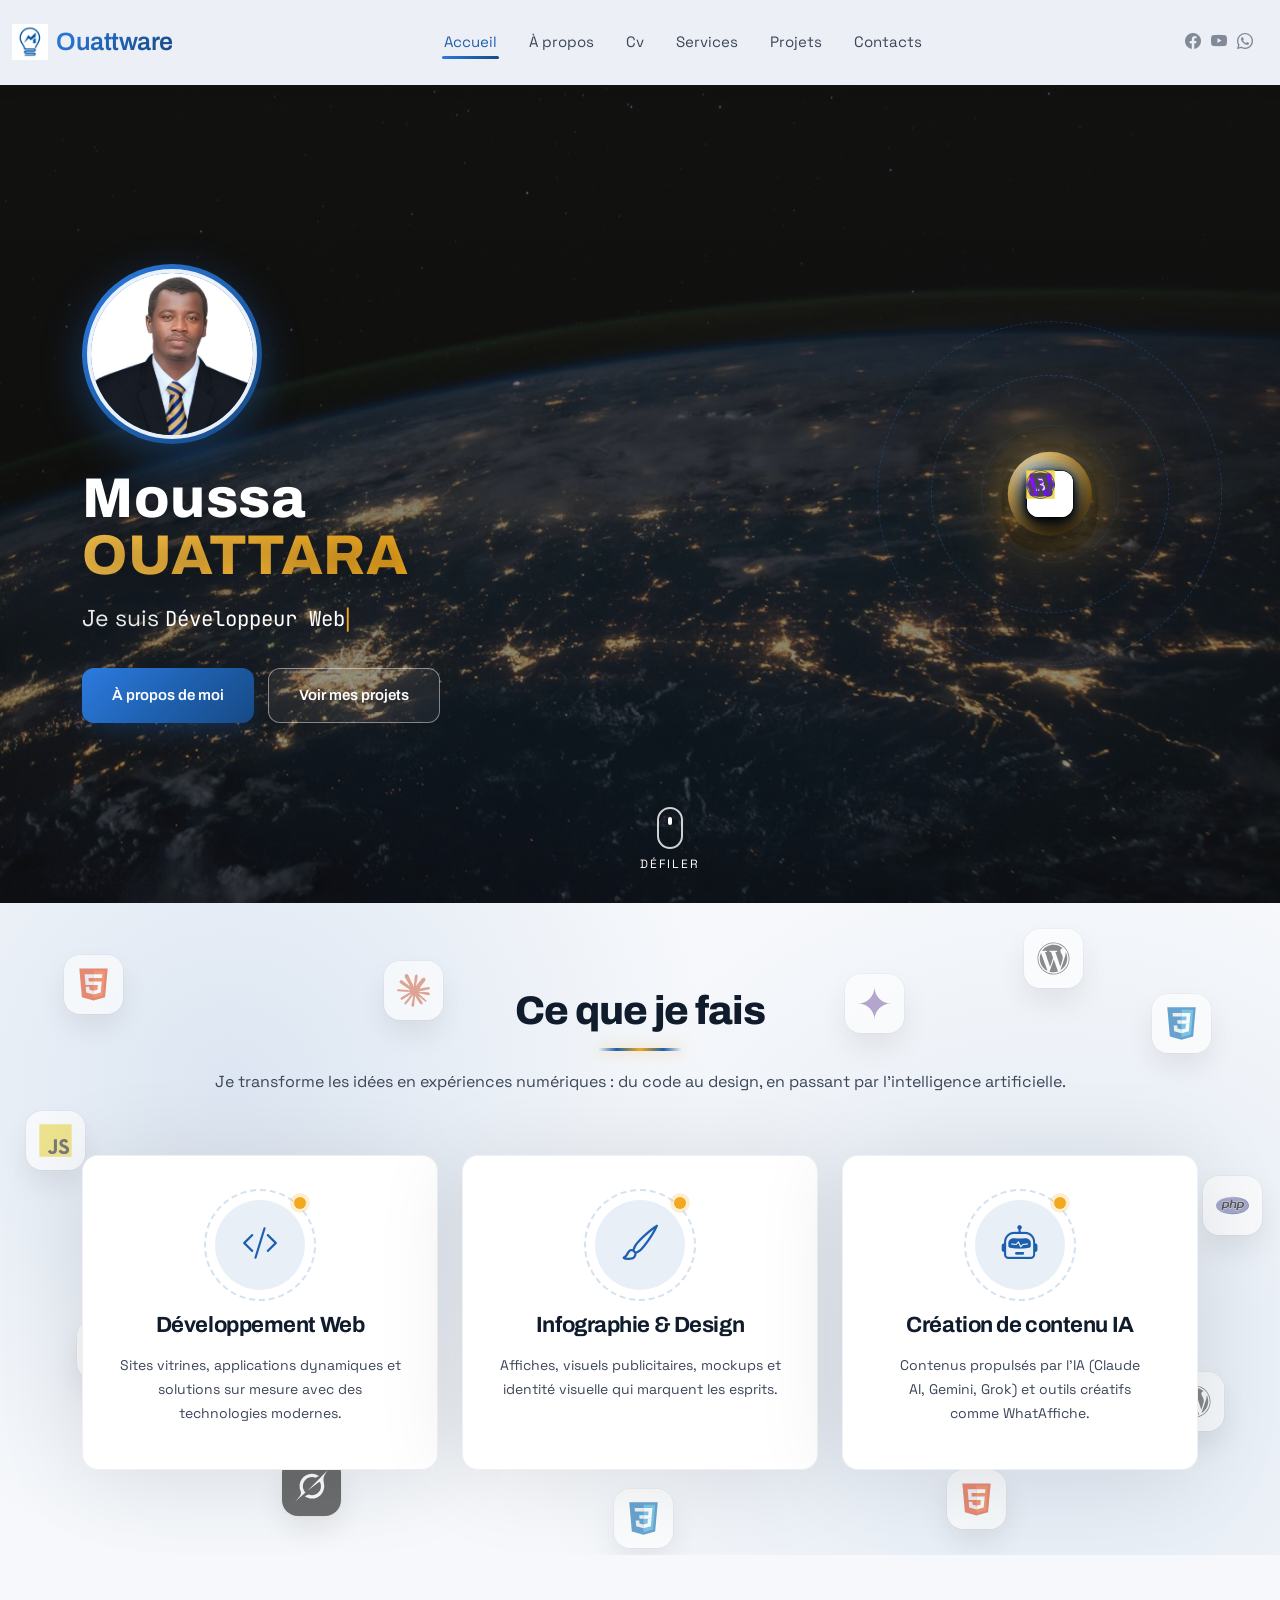
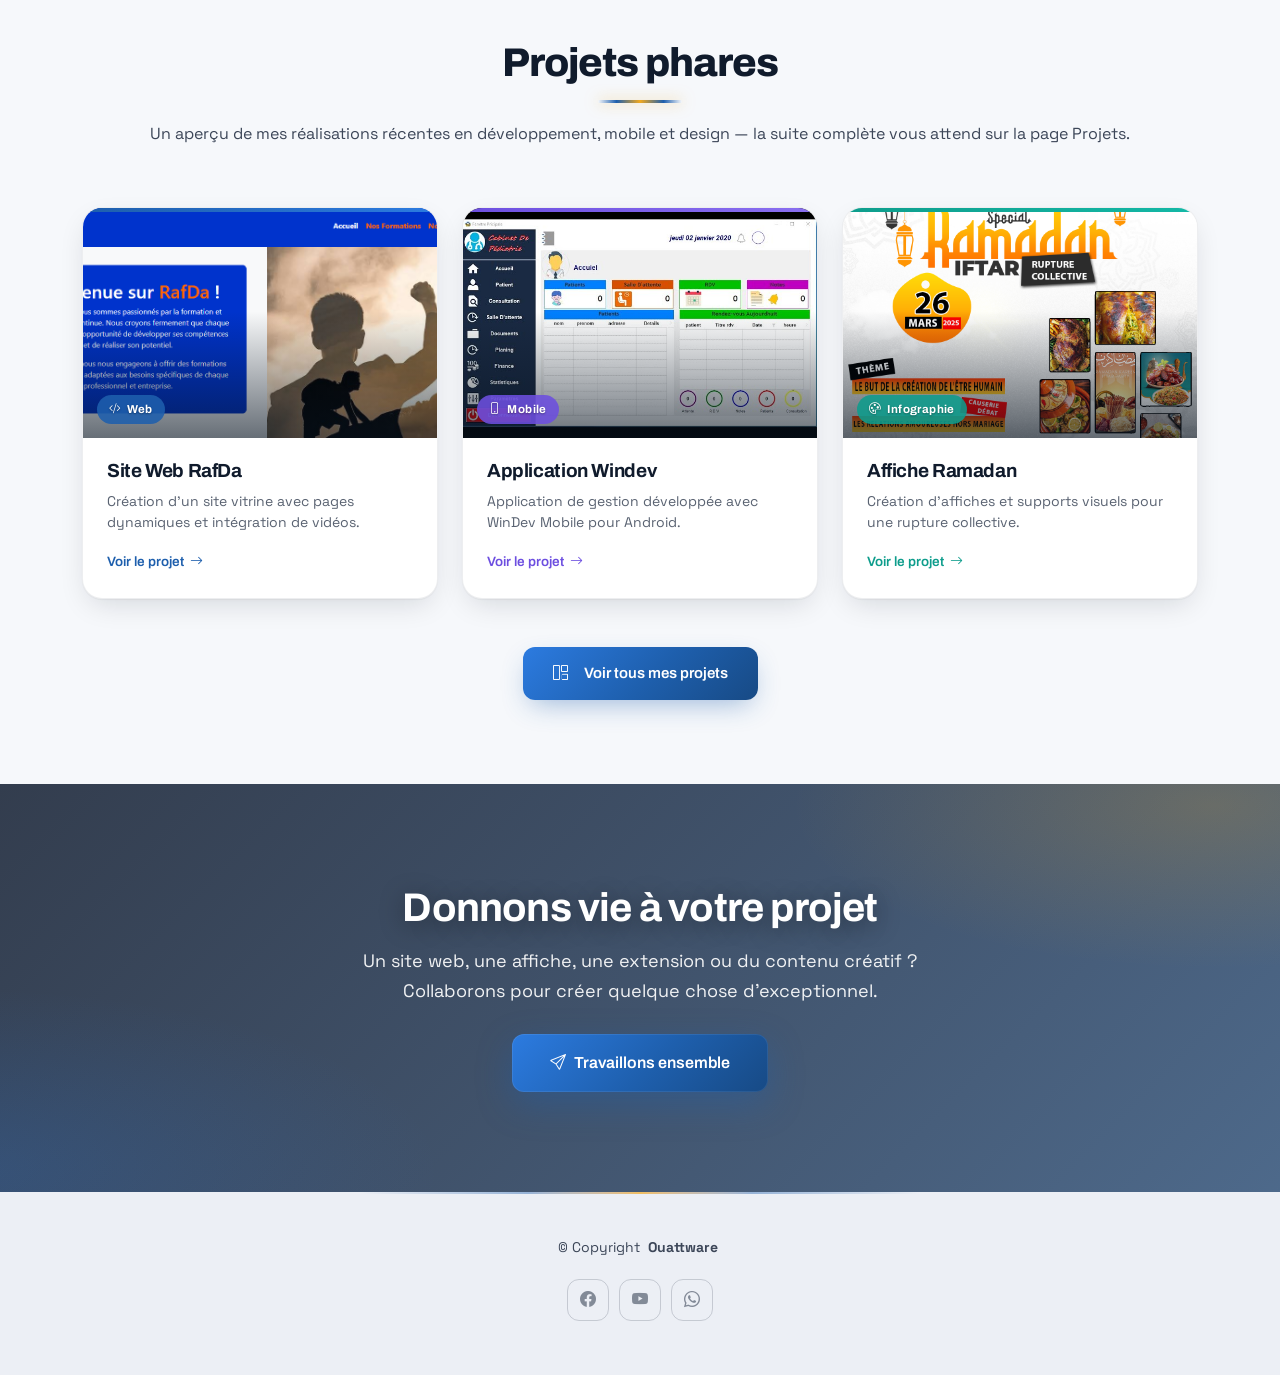
<file: index.html>
<!DOCTYPE html>
<html lang="fr">

<head>
  <meta charset="utf-8">
  <meta content="width=device-width, initial-scale=1.0" name="viewport">
  <title>Accueil</title>
  <meta name="description" content="">
  <meta name="keywords" content="">

  <!-- Favicons -->
  <link href="assets/img/logo.png" rel="icon">
  <link href="assets/img/ouattware.jpg" rel="apple-touch-icon">

  <!-- Fonts -->
  <link href="https://fonts.googleapis.com" rel="preconnect">
  <link href="https://fonts.gstatic.com" rel="preconnect" crossorigin>
  <link href="https://fonts.googleapis.com/css2?family=Archivo:ital,wght@0,400;0,500;0,600;0,700;0,800;1,600&family=Space+Grotesk:wght@300;400;500;600;700&family=JetBrains+Mono:ital,wght@0,400;0,500;0,600;1,400&display=swap" rel="stylesheet">

  <!-- Vendor CSS Files -->
  <link href="assets/vendor/bootstrap/css/bootstrap.min.css" rel="stylesheet">
  <link href="assets/vendor/bootstrap-icons/bootstrap-icons.css" rel="stylesheet">
  <link href="assets/vendor/aos/aos.css" rel="stylesheet">
  <link href="assets/vendor/swiper/swiper-bundle.min.css" rel="stylesheet">
  <link href="assets/vendor/glightbox/css/glightbox.min.css" rel="stylesheet">

  <!-- Main CSS File -->
  <link href="assets/css/main.css" rel="stylesheet">


</head>

<body class="index-page">

  <header id="header" class="header d-flex align-items-center light-background sticky-top">
    <div class="container-fluid position-relative d-flex align-items-center justify-content-between">

      <a href="index.html" class="logo d-flex align-items-center me-auto me-xl-0">
        <img src="assets/img/logo.png" alt="logo Ouattware">
        <h1 class="sitename">Ouattware</h1>
      </a>

      <nav id="navmenu" class="navmenu">
        <ul>
          <li><a href="index.html" class="active">Accueil</a></li>
          <li><a href="about.html">À propos</a></li>
          <li><a href="resume.html">Cv</a></li>
          <li><a href="services.html">Services</a></li>
          <li><a href="portfolio.html">Projets</a></li>
          <li><a href="contact.html">Contacts</a></li>
        </ul>
        <i class="mobile-nav-toggle d-xl-none bi bi-list"></i>
      </nav>

      <div class="header-social-links">
        <a href="https://web.facebook.com/ouattara.moussa.9659"><i class="bi bi-facebook"></i></a>
        <a href="https://www.youtube.com/@ouattware1-for-ma-tic862"><i class="bi bi-youtube"></i></a>
        <a href="https://wa.me/qr/3IEKDBV3Z6SHO1"><i class="bi bi-whatsapp"></i></a>
      </div>

    </div>
  </header>

  <main class="main">

    <!-- Hero Section -->
    <section id="hero" class="hero section">

      <img src="assets/img/bg/dark-tech.jpg" alt="" data-aos="fade-in">

      <div class="dev-orbit" aria-hidden="true">
        <div class="dev-orbit__ring dev-orbit__ring--ai"></div>
        <div class="dev-orbit__ring dev-orbit__ring--outer"></div>
        <div class="dev-orbit__ring dev-orbit__ring--inner"></div>
        <div class="dev-orbit__core"><i class="bi bi-code-slash"></i></div>
        <!-- AI trio (outermost ring) -->
        <div class="dev-orbit__badge dev-orbit__badge--a1"><img src="assets/img/logos/claude.svg" alt=""></div>
        <div class="dev-orbit__badge dev-orbit__badge--a2"><img src="assets/img/logos/gemini.svg" alt=""></div>
        <div class="dev-orbit__badge dev-orbit__badge--a3"><img src="assets/img/logos/grok.svg" alt=""></div>
        <!-- Front-end trio (middle ring) -->
        <div class="dev-orbit__badge dev-orbit__badge--o1"><img src="assets/img/logos/html5.svg" alt=""></div>
        <div class="dev-orbit__badge dev-orbit__badge--o2"><img src="assets/img/logos/css3.svg" alt=""></div>
        <div class="dev-orbit__badge dev-orbit__badge--o3"><img src="assets/img/logos/javascript.svg" alt=""></div>
        <!-- Back-end / CMS trio (inner ring) -->
        <div class="dev-orbit__badge dev-orbit__badge--i1"><img src="assets/img/logos/php.svg" alt=""></div>
        <div class="dev-orbit__badge dev-orbit__badge--i2"><img src="assets/img/logos/bootstrap.svg" alt=""></div>
        <div class="dev-orbit__badge dev-orbit__badge--i3"><img src="assets/img/logos/wordpress.svg" alt=""></div>
      </div>

      <div class="container hero-split" data-aos="zoom-out" data-aos-delay="100">
        <div class="row justify-content-center">
          <div class="col-lg-9">
            <div class="hero-avatar-tilt">
              <div class="hero-avatar" data-aos="zoom-in" data-aos-delay="200">
                <img src="assets/img/Moi.jpg" alt="Moussa OUATTARA">
              </div>
            </div>
            <h2>Moussa <span class="accent-text">OUATTARA</span></h2>
            <p>Je suis <span data-typed-items="Développeur Web,Infographiste,Créateur de contenu IA,Designer,Formateur"></span><span class="typed-cursor">|</span></p>
            <div class="hero-cta">
              <a href="about.html" class="btn-get-started">À propos de moi</a>
              <a href="portfolio.html" class="btn-outline">Voir mes projets</a>
            </div>
          </div>
        </div>
      </div>

      <a href="#intro" class="scroll-indicator">
        <span class="mouse"></span>
        <span>Défiler</span>
      </a>

    </section><!-- /Hero Section -->

    <!-- Intro / What I do -->
    <section id="intro" class="services section">

      <!-- Floating tech field (continues the hero orbit motif) -->
      <div class="tech-field" aria-hidden="true">
        <span class="tech-ball tb1"><img src="assets/img/logos/html5.svg" alt=""></span>
        <span class="tech-ball tb2"><img src="assets/img/logos/css3.svg" alt=""></span>
        <span class="tech-ball tb3"><img src="assets/img/logos/javascript.svg" alt=""></span>
        <span class="tech-ball tb4"><img src="assets/img/logos/php.svg" alt=""></span>
        <span class="tech-ball tb5"><img src="assets/img/logos/bootstrap.svg" alt=""></span>
        <span class="tech-ball tb6"><img src="assets/img/logos/wordpress.svg" alt=""></span>
        <span class="tech-ball tb7"><img src="assets/img/logos/claude.svg" alt=""></span>
        <span class="tech-ball tb8"><img src="assets/img/logos/gemini.svg" alt=""></span>
        <span class="tech-ball tb9 tb-dark"><img src="assets/img/logos/grok.svg" alt=""></span>
        <span class="tech-ball tb10"><img src="assets/img/logos/html5.svg" alt=""></span>
        <span class="tech-ball tb11"><img src="assets/img/logos/javascript.svg" alt=""></span>
        <span class="tech-ball tb12"><img src="assets/img/logos/php.svg" alt=""></span>
        <span class="tech-ball tb13"><img src="assets/img/logos/css3.svg" alt=""></span>
        <span class="tech-ball tb14"><img src="assets/img/logos/wordpress.svg" alt=""></span>
      </div>

      <div class="container section-title" data-aos="fade-up">
        <h2>Ce que je fais</h2>
        <p>Je transforme les idées en expériences numériques : du code au design, en passant par l'intelligence artificielle.</p>
      </div>
      <div class="container">
        <div class="row gy-4">
          <div class="col-lg-4 col-md-6">
            <div class="service-item item-cyan position-relative">
              <div class="icon"><i class="bi bi-code-slash"></i></div>
              <h3>Développement Web</h3>
              <p>Sites vitrines, applications dynamiques et solutions sur mesure avec des technologies modernes.</p>
            </div>
          </div>
          <div class="col-lg-4 col-md-6">
            <div class="service-item item-teal position-relative">
              <div class="icon"><i class="bi bi-brush"></i></div>
              <h3>Infographie & Design</h3>
              <p>Affiches, visuels publicitaires, mockups et identité visuelle qui marquent les esprits.</p>
            </div>
          </div>
          <div class="col-lg-4 col-md-6">
            <div class="service-item item-orange position-relative">
              <div class="icon"><i class="bi bi-robot"></i></div>
              <h3>Création de contenu IA</h3>
              <p>Contenus propulsés par l'IA (Claude AI, Gemini, Grok) et outils créatifs comme WhatAffiche.</p>
            </div>
          </div>
        </div>
      </div>
    </section>

    <!-- Featured Work -->
    <section id="featured-work" class="featured-work section">

      <div class="container section-title" data-aos="fade-up">
        <h2>Projets phares</h2>
        <p>Un aperçu de mes réalisations récentes en développement, mobile et design — la suite complète vous attend sur la page Projets.</p>
      </div>

      <div class="container">
        <div class="row gy-4">

          <div class="col-lg-4 col-md-6 pf-feature-item filter-web" data-aos="fade-up" data-aos-delay="100">
            <a href="portfolio.html" class="pf-feature">
              <div class="pf-feature__media">
                <img src="assets/img/masonry-portfolio/site.png" alt="Site Web RafDa" loading="lazy" decoding="async">
                <span class="pf-feature__cat"><i class="bi bi-code-slash"></i> Web</span>
              </div>
              <div class="pf-feature__body">
                <h3>Site Web RafDa</h3>
                <p>Création d’un site vitrine avec pages dynamiques et intégration de vidéos.</p>
                <span class="pf-feature__link">Voir le projet <i class="bi bi-arrow-right"></i></span>
              </div>
            </a>
          </div>

          <div class="col-lg-4 col-md-6 pf-feature-item filter-mobile" data-aos="fade-up" data-aos-delay="200">
            <a href="portfolio.html" class="pf-feature">
              <div class="pf-feature__media">
                <img src="assets/img/masonry-portfolio/windev2.jpg" alt="Application Windev" loading="lazy" decoding="async">
                <span class="pf-feature__cat"><i class="bi bi-phone"></i> Mobile</span>
              </div>
              <div class="pf-feature__body">
                <h3>Application Windev</h3>
                <p>Application de gestion développée avec WinDev Mobile pour Android.</p>
                <span class="pf-feature__link">Voir le projet <i class="bi bi-arrow-right"></i></span>
              </div>
            </a>
          </div>

          <div class="col-lg-4 col-md-6 pf-feature-item filter-design" data-aos="fade-up" data-aos-delay="300">
            <a href="portfolio.html" class="pf-feature">
              <div class="pf-feature__media">
                <img src="assets/img/masonry-portfolio/post1.png" alt="Affiche Ramadan" loading="lazy" decoding="async">
                <span class="pf-feature__cat"><i class="bi bi-palette"></i> Infographie</span>
              </div>
              <div class="pf-feature__body">
                <h3>Affiche Ramadan</h3>
                <p>Création d’affiches et supports visuels pour une rupture collective.</p>
                <span class="pf-feature__link">Voir le projet <i class="bi bi-arrow-right"></i></span>
              </div>
            </a>
          </div>

        </div>

        <div class="text-center mt-5" data-aos="fade-up" data-aos-delay="400">
          <a href="portfolio.html" class="btn-get-started"><i class="bi bi-grid-1x2 me-2"></i>Voir tous mes projets</a>
        </div>
      </div>

    </section><!-- /Featured Work -->

    <!-- Immersive parallax CTA band -->
    <section class="parallax-band cta-band" style="background-image: url('assets/img/bg/dark-tech.jpg');">
      <div class="container" data-aos="fade-up">
        <h2>Donnons vie à votre projet</h2>
        <p>Un site web, une affiche, une extension ou du contenu créatif&nbsp;? Collaborons pour créer quelque chose d'exceptionnel.</p>
        <a href="contact.html" class="btn-cta"><i class="bi bi-send me-2"></i>Travaillons ensemble</a>
      </div>
    </section>

  </main>

  <footer id="footer" class="footer light-background">

    <div class="container">
      <div class="copyright text-center ">
        <p>© <span>Copyright</span> <strong class="px-1 sitename">Ouattware</strong> </p>
      </div>
      <div class="social-links d-flex justify-content-center">
        <a href="https://web.facebook.com/ouattara.moussa.9659"><i class="bi bi-facebook"></i></a>
        <a href="https://www.youtube.com/@ouattware1-for-ma-tic862"><i class="bi bi-youtube"></i></a>
        <a href="tel:+2250757902356"><i class="bi bi-whatsapp"></i></a>
      </div>
      <div class="credits">
      </div>
    </div>

  </footer>

  <!-- Scroll Top -->
  <a href="#" id="scroll-top" class="scroll-top d-flex align-items-center justify-content-center"><i class="bi bi-arrow-up-short"></i></a>

  <!-- Preloader -->
  <div id="preloader"></div>

  <!-- Vendor JS Files -->
  <script src="assets/vendor/bootstrap/js/bootstrap.bundle.min.js"></script>
  <script src="assets/vendor/php-email-form/validate.js"></script>
  <script src="assets/vendor/aos/aos.js"></script>
  <script src="assets/vendor/waypoints/noframework.waypoints.js"></script>
  <script src="assets/vendor/purecounter/purecounter_vanilla.js"></script>
  <script src="assets/vendor/swiper/swiper-bundle.min.js"></script>
  <script src="assets/vendor/glightbox/js/glightbox.min.js"></script>
  <script src="assets/vendor/imagesloaded/imagesloaded.pkgd.min.js"></script>
  <script src="assets/vendor/isotope-layout/isotope.pkgd.min.js"></script>

  <!-- Main JS File -->
  <script src="assets/js/main.js"></script>

</body>

</html>
</file>
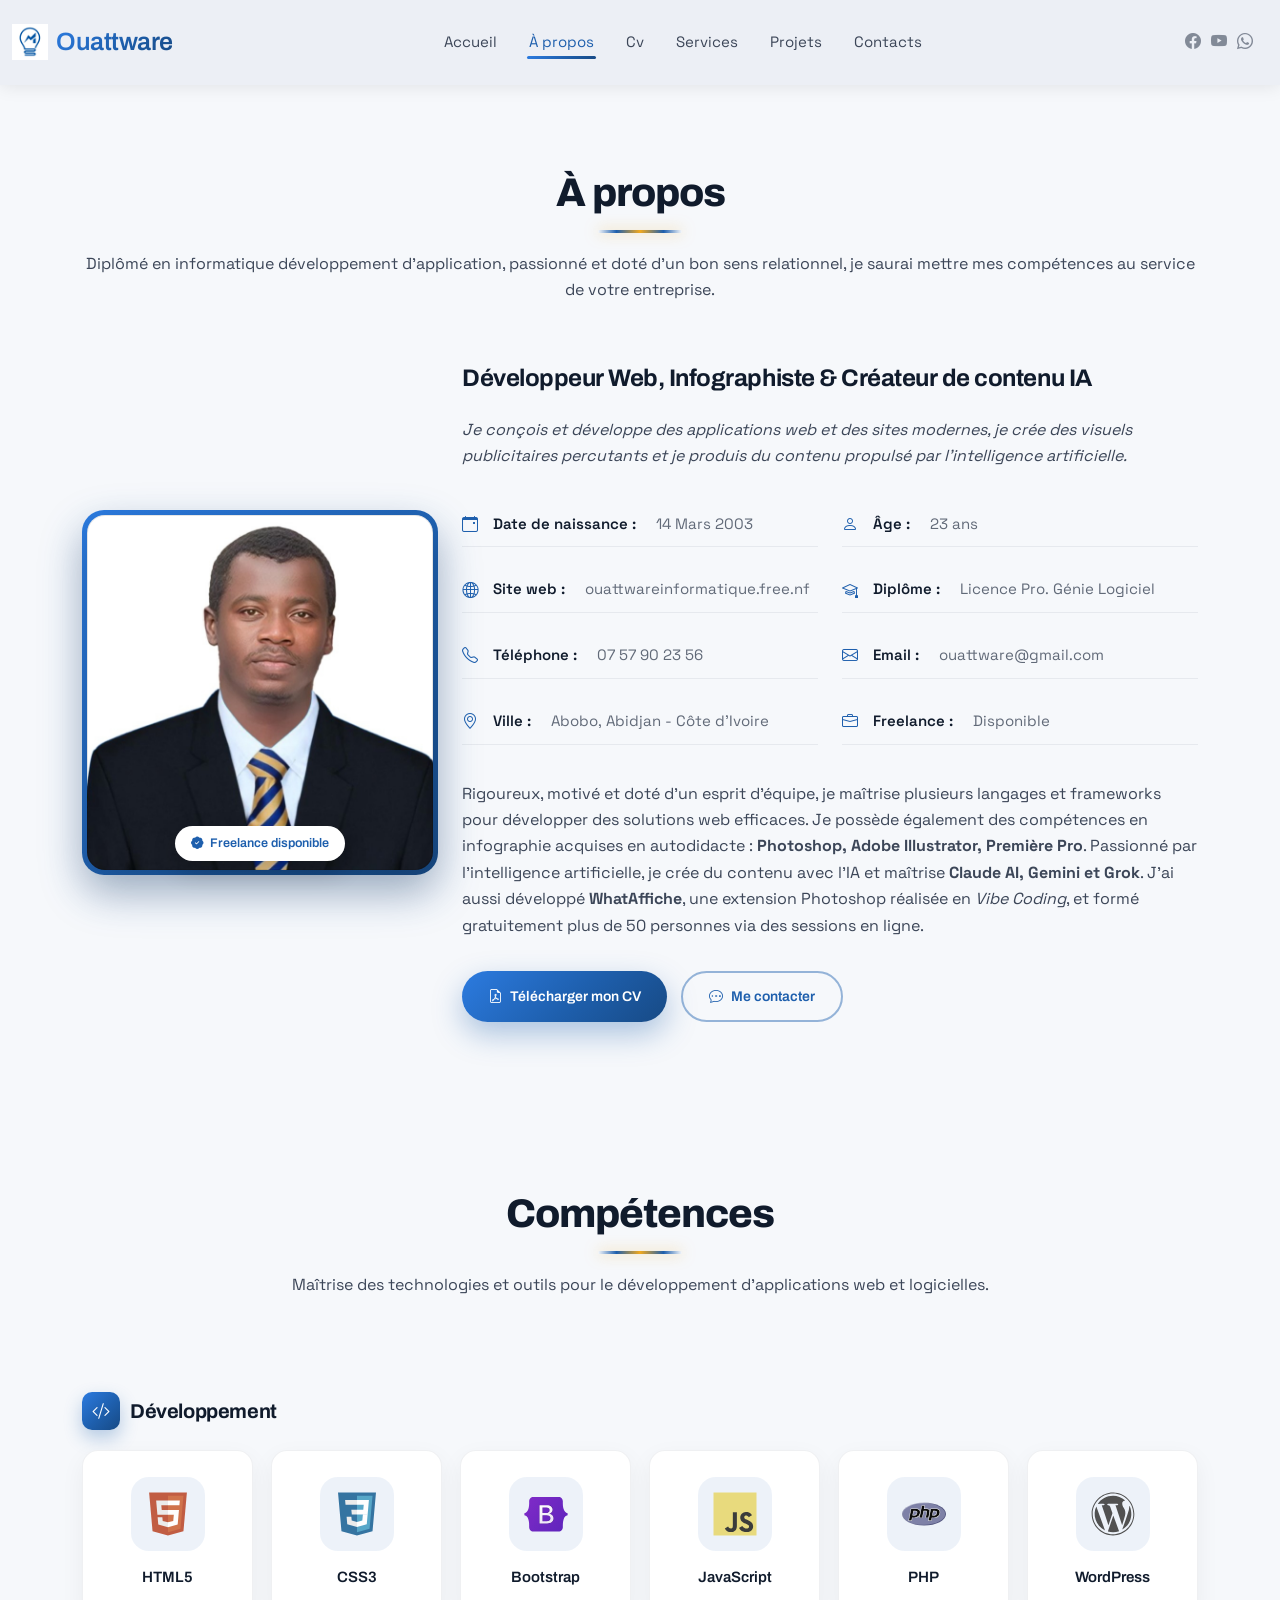
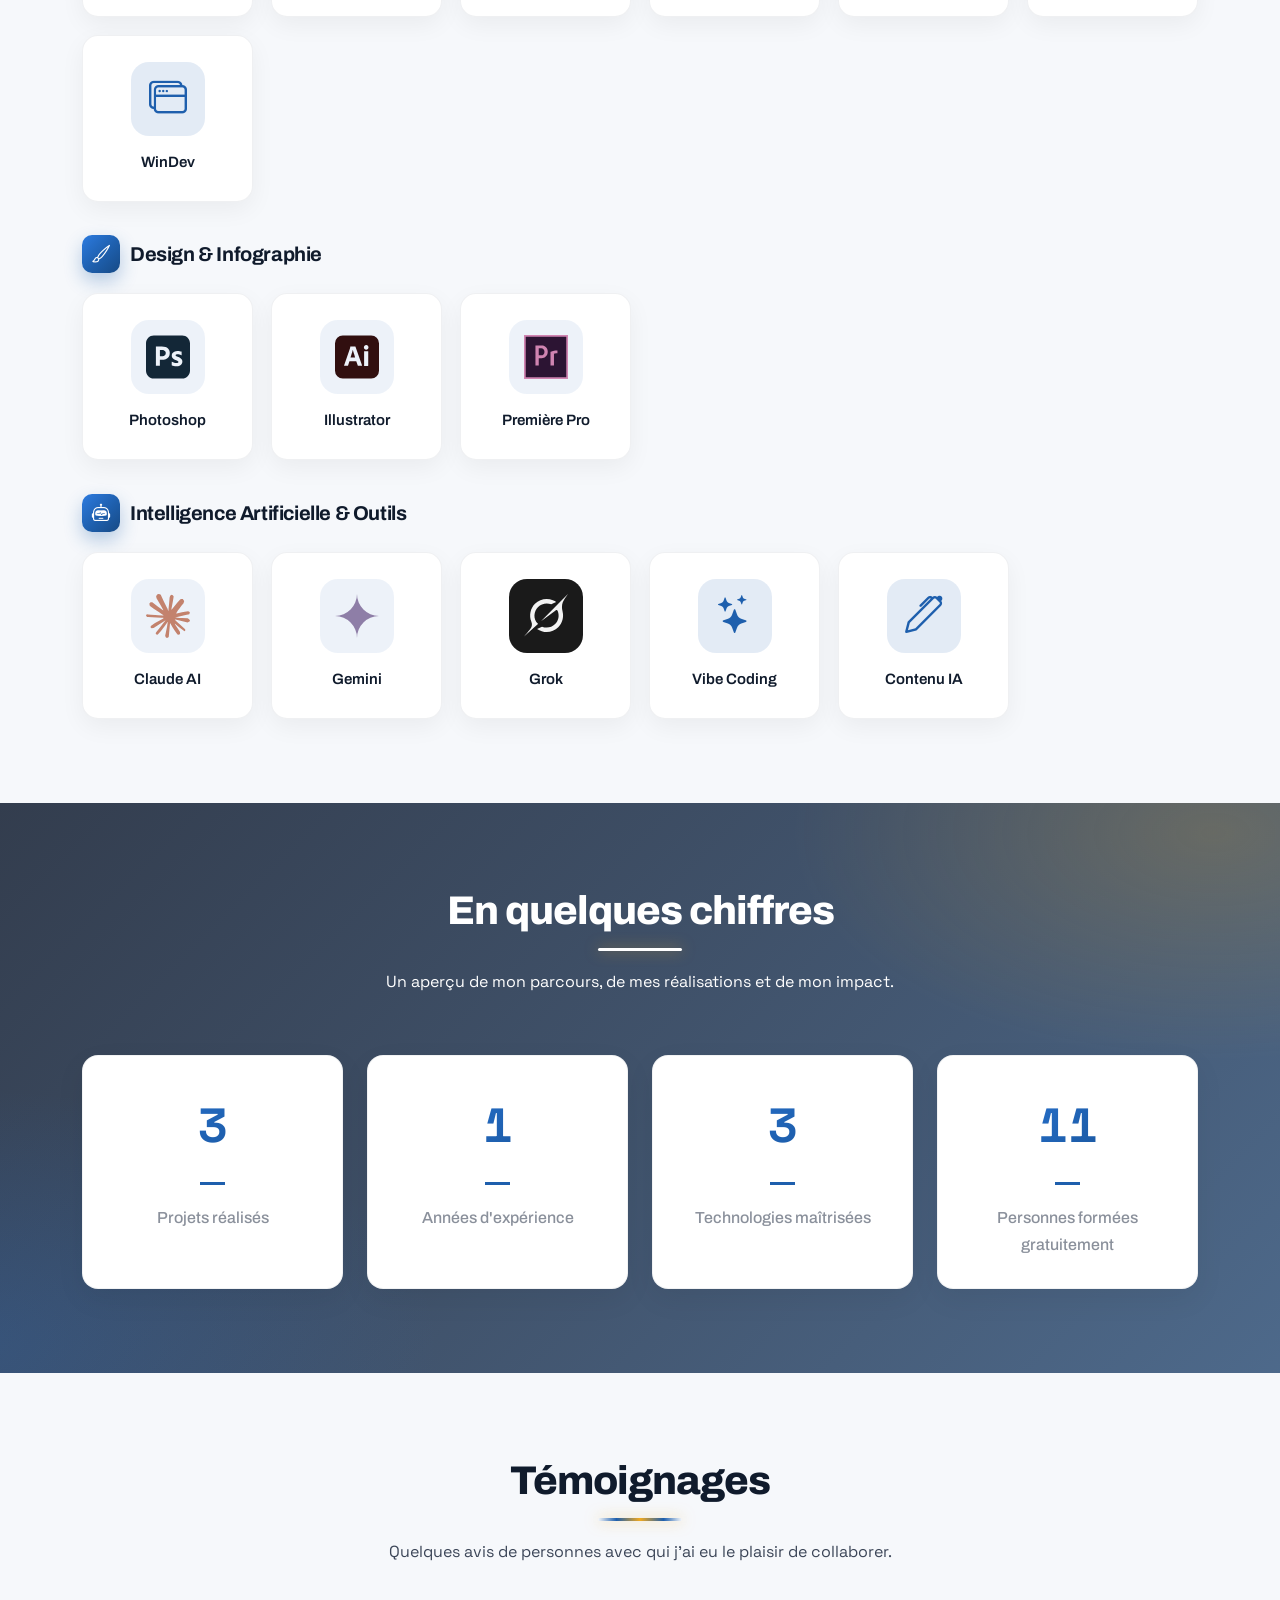
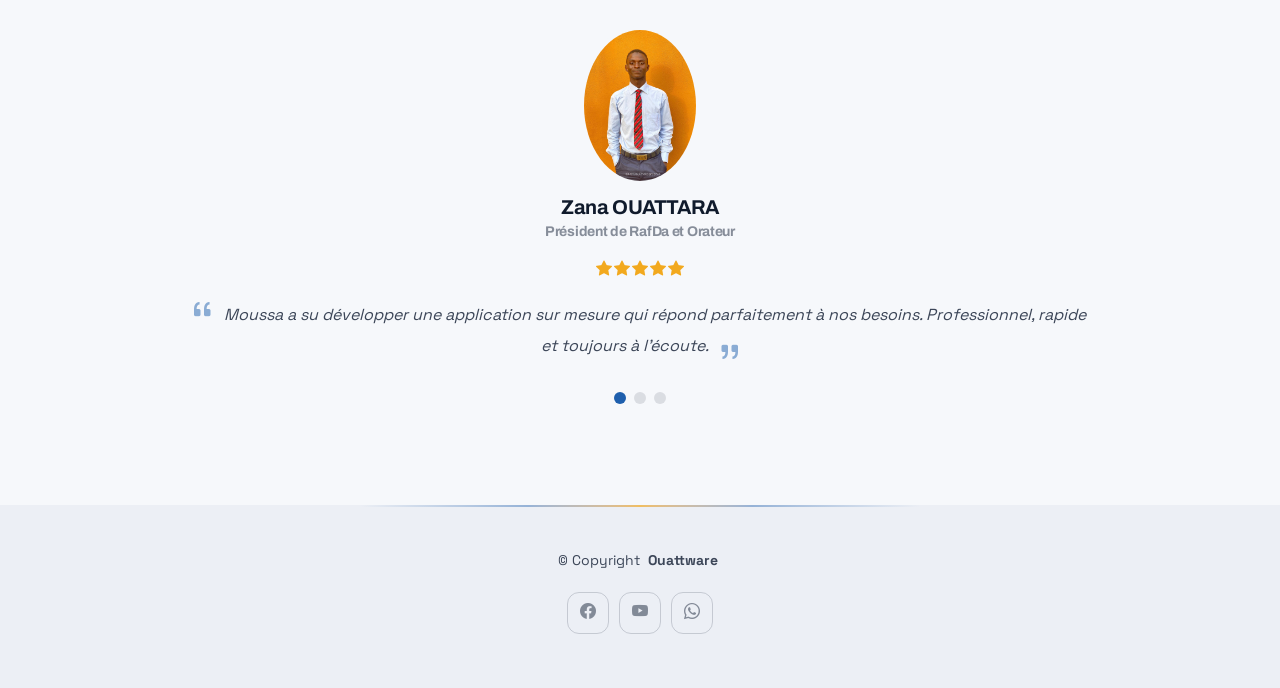
<file: about.html>
<!DOCTYPE html>
<html lang="fr">

<head>
  <meta charset="utf-8">
  <meta content="width=device-width, initial-scale=1.0" name="viewport">
  <title>À propos de moi</title>
  <meta name="description" content="">
  <meta name="keywords" content="">

  <!-- Favicons -->
  <link href="assets/img/logo.png" rel="icon">
  <link href="assets/img/ouattware.jpg" rel="apple-touch-icon">

  <!-- Fonts -->
  <link href="https://fonts.googleapis.com" rel="preconnect">
  <link href="https://fonts.gstatic.com" rel="preconnect" crossorigin>
  <link href="https://fonts.googleapis.com/css2?family=Archivo:ital,wght@0,400;0,500;0,600;0,700;0,800;1,600&family=Space+Grotesk:wght@300;400;500;600;700&family=JetBrains+Mono:ital,wght@0,400;0,500;0,600;1,400&display=swap" rel="stylesheet">

  <!-- Vendor CSS Files -->
  <link href="assets/vendor/bootstrap/css/bootstrap.min.css" rel="stylesheet">
  <link href="assets/vendor/bootstrap-icons/bootstrap-icons.css" rel="stylesheet">
  <link href="assets/vendor/aos/aos.css" rel="stylesheet">
  <link href="assets/vendor/swiper/swiper-bundle.min.css" rel="stylesheet">
  <link href="assets/vendor/glightbox/css/glightbox.min.css" rel="stylesheet">

  <!-- Main CSS File -->
  <link href="assets/css/main.css" rel="stylesheet">

  <!-- =======================================================
  * Template Name: Kelly
  * Template URL: https://bootstrapmade.com/kelly-free-bootstrap-cv-resume-html-template/
  * Updated: Aug 07 2024 with Bootstrap v5.3.3
  * Author: BootstrapMade.com
  * License: https://bootstrapmade.com/license/
  ======================================================== -->
</head>

<body class="about-page">

  <header id="header" class="header d-flex align-items-center light-background sticky-top">
    <div class="container-fluid position-relative d-flex align-items-center justify-content-between">

      <a href="index.html" class="logo d-flex align-items-center me-auto me-xl-0">
        <img src="assets/img/logo.png" alt="logo Ouattware">
        <h1 class="sitename">Ouattware</h1>
      </a>

      <nav id="navmenu" class="navmenu">
        <ul>
          <li><a href="index.html">Accueil</a></li>
          <li><a href="about.html" class="active">À propos</a></li>
          <li><a href="resume.html">Cv</a></li>
          <li><a href="services.html">Services</a></li>
          <li><a href="portfolio.html">Projets</a></li>
          <li><a href="contact.html">Contacts</a></li>
        </ul>
        <i class="mobile-nav-toggle d-xl-none bi bi-list"></i>
      </nav>

      <div class="header-social-links">
        <a href="https://web.facebook.com/ouattara.moussa.9659"><i class="bi bi-facebook"></i></a>
        <a href="https://www.youtube.com/@ouattware1-for-ma-tic862"><i class="bi bi-youtube"></i></a>
        <a href="https://wa.me/qr/3IEKDBV3Z6SHO1"><i class="bi bi-whatsapp"></i></a>
      </div>

    </div>
  </header>

  <main class="main">

    <!-- About Section -->
<section id="about" class="about section">

  <!-- Section Title -->
  <div class="container section-title" data-aos="fade-up">
    <h2>À propos</h2>
    <p>Diplômé en informatique développement d’application, passionné et doté d’un bon sens relationnel, je saurai mettre mes compétences au service de votre entreprise.</p>
  </div><!-- End Section Title -->

  <div class="container" data-aos="fade-up" data-aos-delay="100">

    <div class="row gy-4 justify-content-center align-items-center">
      <div class="col-lg-4">
        <div class="about-photo" data-aos="zoom-in" data-aos-delay="150">
          <img src="assets/img/Moi.jpg" class="img-fluid" alt="Moussa OUATTARA">
          <span class="about-photo-badge"><i class="bi bi-patch-check-fill"></i> Freelance disponible</span>
        </div>
      </div>
      <div class="col-lg-8 content" data-aos="fade-left" data-aos-delay="200">
        <h2>Développeur Web, Infographiste & Créateur de contenu IA</h2>
        <p class="fst-italic py-3">
          Je conçois et développe des applications web et des sites modernes, je crée des visuels publicitaires percutants et je produis du contenu propulsé par l’intelligence artificielle.
        </p>
        <div class="row about-info">
          <div class="col-lg-6">
            <ul>
              <li><i class="bi bi-calendar-event"></i> <strong>Date de naissance :</strong> <span>14 Mars 2003</span></li>
              <li><i class="bi bi-globe2"></i> <strong>Site web :</strong> <span>ouattwareinformatique.free.nf</span></li>
              <li><i class="bi bi-telephone"></i> <strong>Téléphone :</strong> <span>07 57 90 23 56</span></li>
              <li><i class="bi bi-geo-alt"></i> <strong>Ville :</strong> <span>Abobo, Abidjan - Côte d'Ivoire</span></li>
            </ul>
          </div>
          <div class="col-lg-6">
            <ul>
              <li><i class="bi bi-person"></i> <strong>Âge :</strong> <span>23 ans</span></li>
              <li><i class="bi bi-mortarboard"></i> <strong>Diplôme :</strong> <span>Licence Pro. Génie Logiciel</span></li>
              <li><i class="bi bi-envelope"></i> <strong>Email :</strong> <span class="js-email"></span></li>
              <li><i class="bi bi-briefcase"></i> <strong>Freelance :</strong> <span>Disponible</span></li>
            </ul>
          </div>
        </div>
        <p class="py-3">
          Rigoureux, motivé et doté d’un esprit d’équipe, je maîtrise plusieurs langages et frameworks pour développer des solutions web efficaces.
          Je possède également des compétences en infographie acquises en autodidacte : <strong>Photoshop, Adobe Illustrator, Première Pro</strong>.
          Passionné par l’intelligence artificielle, je crée du contenu avec l’IA et maîtrise <strong>Claude AI, Gemini et Grok</strong>. J’ai aussi développé <strong>WhatAffiche</strong>, une extension Photoshop réalisée en <em>Vibe Coding</em>, et formé gratuitement plus de 50 personnes via des sessions en ligne.
        </p>
        <div class="about-actions" data-aos="fade-up" data-aos-delay="250">
          <a href="assets/Cv/MonCV%20actualis%C3%A9.pdf" download="Moussa-Ouattara-CV.pdf" target="_blank" rel="noopener" class="btn-about btn-about-primary"><i class="bi bi-file-earmark-pdf"></i> Télécharger mon CV</a>
          <a href="contact.html" class="btn-about btn-about-ghost"><i class="bi bi-chat-dots"></i> Me contacter</a>
        </div>
      </div>
    </div>

  </div>

</section><!-- /About Section -->

<!-- Skills Section -->
<section id="skills" class="skills section">

  <!-- Section Title -->
  <div class="container section-title" data-aos="fade-up">
    <h2>Compétences</h2>
    <p>Maîtrise des technologies et outils pour le développement d'applications web et logicielles.</p>
  </div><!-- End Section Title -->

  <div class="container" data-aos="fade-up" data-aos-delay="100">

    <!-- Développement -->
    <h3 class="skills-group-title"><i class="bi bi-code-slash"></i> Développement</h3>
    <div class="skills-grid">
      <div class="skill-card">
        <div class="skill-logo"><img src="assets/img/logos/html5.svg" alt="HTML5"></div>
        <span>HTML5</span>
      </div>
      <div class="skill-card">
        <div class="skill-logo"><img src="assets/img/logos/css3.svg" alt="CSS3"></div>
        <span>CSS3</span>
      </div>
      <div class="skill-card">
        <div class="skill-logo"><img src="assets/img/logos/bootstrap.svg" alt="Bootstrap"></div>
        <span>Bootstrap</span>
      </div>
      <div class="skill-card">
        <div class="skill-logo"><img src="assets/img/logos/javascript.svg" alt="JavaScript"></div>
        <span>JavaScript</span>
      </div>
      <div class="skill-card">
        <div class="skill-logo"><img src="assets/img/logos/php.svg" alt="PHP"></div>
        <span>PHP</span>
      </div>
      <div class="skill-card">
        <div class="skill-logo"><img src="assets/img/logos/wordpress.svg" alt="WordPress"></div>
        <span>WordPress</span>
      </div>
      <div class="skill-card">
        <div class="skill-logo skill-logo-icon"><i class="bi bi-window-stack"></i></div>
        <span>WinDev</span>
      </div>
    </div>

    <!-- Design & Infographie -->
    <h3 class="skills-group-title"><i class="bi bi-brush"></i> Design & Infographie</h3>
    <div class="skills-grid">
      <div class="skill-card">
        <div class="skill-logo"><img src="assets/img/logos/photoshop.svg" alt="Photoshop"></div>
        <span>Photoshop</span>
      </div>
      <div class="skill-card">
        <div class="skill-logo"><img src="assets/img/logos/illustrator.svg" alt="Illustrator"></div>
        <span>Illustrator</span>
      </div>
      <div class="skill-card">
        <div class="skill-logo"><img src="assets/img/logos/premierepro.svg" alt="Première Pro"></div>
        <span>Première Pro</span>
      </div>
    </div>

    <!-- Intelligence Artificielle & Outils -->
    <h3 class="skills-group-title"><i class="bi bi-robot"></i> Intelligence Artificielle & Outils</h3>
    <div class="skills-grid">
      <div class="skill-card">
        <div class="skill-logo"><img src="assets/img/logos/claude.svg" alt="Claude AI"></div>
        <span>Claude AI</span>
      </div>
      <div class="skill-card">
        <div class="skill-logo"><img src="assets/img/logos/gemini.svg" alt="Gemini"></div>
        <span>Gemini</span>
      </div>
      <div class="skill-card">
        <div class="skill-logo skill-logo--dark"><img src="assets/img/logos/grok.svg" alt="Grok"></div>
        <span>Grok</span>
      </div>
      <div class="skill-card">
        <div class="skill-logo skill-logo-icon"><i class="bi bi-stars"></i></div>
        <span>Vibe Coding</span>
      </div>
      <div class="skill-card">
        <div class="skill-logo skill-logo-icon"><i class="bi bi-pen"></i></div>
        <span>Contenu IA</span>
      </div>
    </div>

  </div>

</section><!-- /Skills Section -->

<!-- Stats Section -->
<section id="stats" class="stats section parallax-band" style="background-image: url('assets/img/bg/dark-tech.jpg');">

  <!-- Section Title -->
  <div class="container section-title" data-aos="fade-up">
    <h2>En quelques chiffres</h2>
    <p>Un aperçu de mon parcours, de mes réalisations et de mon impact.</p>
  </div><!-- End Section Title -->

  <div class="container" data-aos="fade-up" data-aos-delay="100">

    <div class="row gy-4">

      <div class="col-lg-3 col-md-6">
        <div class="stats-item text-center w-100 h-100">
          <span data-purecounter-start="0" data-purecounter-end="12" data-purecounter-duration="2" class="purecounter"></span>
          <p>Projets réalisés</p>
        </div>
      </div><!-- End Stats Item -->

      <div class="col-lg-3 col-md-6">
        <div class="stats-item text-center w-100 h-100">
          <span data-purecounter-start="0" data-purecounter-end="3" data-purecounter-duration="2" class="purecounter"></span>
          <p>Années d'expérience</p>
        </div>
      </div><!-- End Stats Item -->

      <div class="col-lg-3 col-md-6">
        <div class="stats-item text-center w-100 h-100">
          <span data-purecounter-start="0" data-purecounter-end="15" data-purecounter-duration="2" class="purecounter"></span>
          <p>Technologies maîtrisées</p>
        </div>
      </div><!-- End Stats Item -->

      <div class="col-lg-3 col-md-6">
        <div class="stats-item text-center w-100 h-100">
          <span data-purecounter-start="0" data-purecounter-end="50" data-purecounter-duration="2" class="purecounter"></span>
          <p>Personnes formées gratuitement</p>
        </div>
      </div><!-- End Stats Item -->

    </div>

  </div>

</section><!-- /Stats Section -->


    <!-- Testimonials Section -->
<section id="testimonials" class="testimonials section">

  <!-- Section Title -->
  <div class="container section-title" data-aos="fade-up">
    <h2>Témoignages</h2>
    <p>Quelques avis de personnes avec qui j’ai eu le plaisir de collaborer.</p>
  </div><!-- End Section Title -->

  <div class="container" data-aos="fade-up" data-aos-delay="100">

    <div class="swiper init-swiper">
      <script type="application/json" class="swiper-config">
        {
          "loop": true,
          "speed": 600,
          "autoplay": {
            "delay": 5000
          },
          "slidesPerView": "auto",
          "pagination": {
            "el": ".swiper-pagination",
            "type": "bullets",
            "clickable": true
          }
        }
      </script>
      <div class="swiper-wrapper">

        <!-- Témoignage 1 -->
        <div class="swiper-slide">
          <div class="testimonial-item">
            <img src="assets/img/testimonials/zana.jpg" class="testimonial-img" alt="">
            <h3>Zana OUATTARA</h3>
            <h4>Président de RafDa et Orateur</h4>
            <div class="stars">
              <i class="bi bi-star-fill"></i><i class="bi bi-star-fill"></i><i class="bi bi-star-fill"></i><i class="bi bi-star-fill"></i><i class="bi bi-star-fill"></i>
            </div>
            <p>
              <i class="bi bi-quote quote-icon-left"></i>
              <span>Moussa a su développer une application sur mesure qui répond parfaitement à nos besoins. Professionnel, rapide et toujours à l’écoute.</span>
              <i class="bi bi-quote quote-icon-right"></i>
            </p>
          </div>
        </div><!-- End testimonial item -->

        <!-- Témoignage 2 -->
        <div class="swiper-slide">
          <div class="testimonial-item">
            <img src="assets/img/testimonials/ghislain.jpg" class="testimonial-img" alt="">
            <h3>Allai GHISLAIN</h3>
            <h4>Developpeur Full Stack</h4>
            <div class="stars">
              <i class="bi bi-star-fill"></i><i class="bi bi-star-fill"></i><i class="bi bi-star-fill"></i><i class="bi bi-star-fill"></i><i class="bi bi-star-fill"></i>
            </div>
            <p>
              <i class="bi bi-quote quote-icon-left"></i>
              <span>Sa créativité et sa maîtrise des outils web sont impressionnantes. Le site qu’il a conçu pour notre formation est moderne et fonctionnel.</span>
              <i class="bi bi-quote quote-icon-right"></i>
            </p>
          </div>
        </div><!-- End testimonial item -->

        <!-- Témoignage 3 -->
        <div class="swiper-slide">
          <div class="testimonial-item">
            <img src="assets/img/testimonials/dosso.jpg" class="testimonial-img" alt="">
            <h3>Lancine DOSSO</h3>
            <h4>Entrepreneur</h4>
            <div class="stars">
              <i class="bi bi-star-fill"></i><i class="bi bi-star-fill"></i><i class="bi bi-star-fill"></i><i class="bi bi-star-fill"></i><i class="bi bi-star-fill"></i>
            </div>
            <p>
              <i class="bi bi-quote quote-icon-left"></i>
              <span>Je recommande vivement ! Moussa est rigoureux, efficace et sait proposer des solutions adaptées aux contraintes du projet.</span>
              <i class="bi bi-quote quote-icon-right"></i>
            </p>
          </div>
        </div><!-- End testimonial item -->

      </div>
      <div class="swiper-pagination"></div>
    </div>

  </div>

</section><!-- /Testimonials Section -->


  </main>

  <footer id="footer" class="footer light-background">

    <div class="container">
      <div class="copyright text-center ">
        <p>© <span>Copyright</span> <strong class="px-1 sitename">Ouattware</strong> </p>
      </div>
      <div class="social-links d-flex justify-content-center">
        <a href="https://web.facebook.com/ouattara.moussa.9659"><i class="bi bi-facebook"></i></a>
        <a href="https://www.youtube.com/@ouattware1-for-ma-tic862"><i class="bi bi-youtube"></i></a>
        <a href="tel:+2250757902356"><i class="bi bi-whatsapp"></i></a>
      </div>
      <div class="credits">
      </div>
    </div>

  </footer>

  <!-- Skill Detail Modal -->
  <div id="skill-modal" class="skill-modal" aria-hidden="true">
    <div class="skill-modal-overlay" data-close></div>
    <div class="skill-modal-dialog" role="dialog" aria-modal="true" aria-labelledby="skill-modal-title">
      <button class="skill-modal-close" data-close aria-label="Fermer"><i class="bi bi-x-lg"></i></button>
      <div class="skill-modal-logo"></div>
      <span class="skill-modal-tag"></span>
      <h3 id="skill-modal-title" class="skill-modal-title"></h3>
      <p class="skill-modal-desc"></p>
    </div>
  </div>

  <!-- Scroll Top -->
  <a href="#" id="scroll-top" class="scroll-top d-flex align-items-center justify-content-center"><i class="bi bi-arrow-up-short"></i></a>

  <!-- Preloader -->
  <div id="preloader"></div>

  <!-- Vendor JS Files -->
  <script src="assets/vendor/bootstrap/js/bootstrap.bundle.min.js"></script>
  <script src="assets/vendor/php-email-form/validate.js"></script>
  <script src="assets/vendor/aos/aos.js"></script>
  <script src="assets/vendor/waypoints/noframework.waypoints.js"></script>
  <script src="assets/vendor/purecounter/purecounter_vanilla.js"></script>
  <script src="assets/vendor/swiper/swiper-bundle.min.js"></script>
  <script src="assets/vendor/glightbox/js/glightbox.min.js"></script>
  <script src="assets/vendor/imagesloaded/imagesloaded.pkgd.min.js"></script>
  <script src="assets/vendor/isotope-layout/isotope.pkgd.min.js"></script>

  <!-- Main JS File -->
  <script src="assets/js/main.js"></script>

  <!-- Email masqué : reconstruit côté client pour éviter le scraping -->
  <script>
    (function () {
      var e = atob('b3VhdHR3YXJlQGdtYWlsLmNvbQ==');
      document.querySelectorAll('.js-email').forEach(function (el) {
        el.textContent = e;
        if (el.tagName === 'A') el.setAttribute('href', 'mailto:' + e);
      });
    })();
  </script>

</body>

</html>
</file>
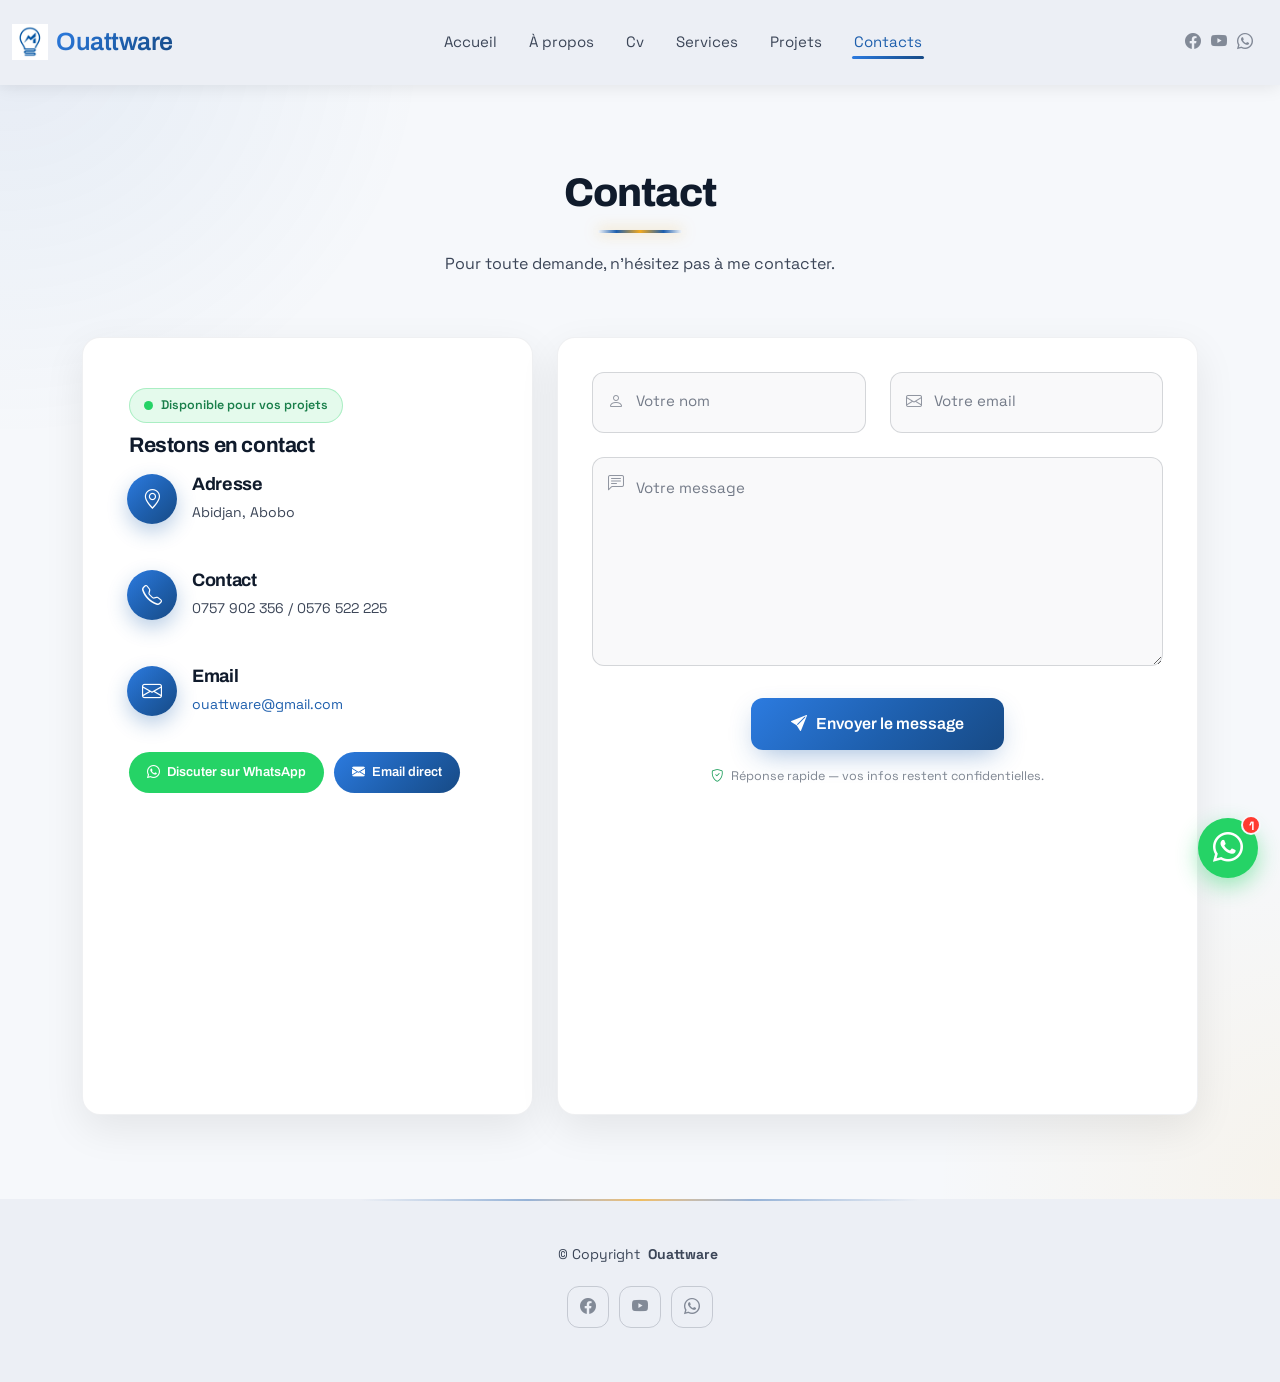
<file: contact.html>
<!DOCTYPE html>
<html lang="fr">

<head>
  <meta charset="utf-8">
  <meta content="width=device-width, initial-scale=1.0" name="viewport">
  <title>Contacts</title>
  <meta name="description" content="">
  <meta name="keywords" content="">

  <!-- Favicons -->
  <link href="assets/img/logo.png" rel="icon">
  <link href="assets/img/ouattware.jpg" rel="apple-touch-icon">

  <!-- Fonts -->
  <link href="https://fonts.googleapis.com" rel="preconnect">
  <link href="https://fonts.gstatic.com" rel="preconnect" crossorigin>
  <link href="https://fonts.googleapis.com/css2?family=Archivo:ital,wght@0,400;0,500;0,600;0,700;0,800;1,600&family=Space+Grotesk:wght@300;400;500;600;700&family=JetBrains+Mono:ital,wght@0,400;0,500;0,600;1,400&display=swap" rel="stylesheet">

  <!-- Vendor CSS Files -->
  <link href="assets/vendor/bootstrap/css/bootstrap.min.css" rel="stylesheet">
  <link href="assets/vendor/bootstrap-icons/bootstrap-icons.css" rel="stylesheet">
  <link href="assets/vendor/aos/aos.css" rel="stylesheet">
  <link href="assets/vendor/swiper/swiper-bundle.min.css" rel="stylesheet">
  <link href="assets/vendor/glightbox/css/glightbox.min.css" rel="stylesheet">

  <!-- Main CSS File -->
  <link href="assets/css/main.css" rel="stylesheet">

  <!-- =======================================================
  * Template Name: Kelly
  * Template URL: https://bootstrapmade.com/kelly-free-bootstrap-cv-resume-html-template/
  * Updated: Aug 07 2024 with Bootstrap v5.3.3
  * Author: BootstrapMade.com
  * License: https://bootstrapmade.com/license/
  ======================================================== -->
</head>

<body class="contact-page">

  <header id="header" class="header d-flex align-items-center light-background sticky-top">
    <div class="container-fluid position-relative d-flex align-items-center justify-content-between">

      <a href="index.html" class="logo d-flex align-items-center me-auto me-xl-0">
        <img src="assets/img/logo.png" alt="logo Ouattware">
        <h1 class="sitename">Ouattware</h1>
      </a>

      <nav id="navmenu" class="navmenu">
        <ul>
          <li><a href="index.html">Accueil</a></li>
          <li><a href="about.html">À propos</a></li>
          <li><a href="resume.html">Cv</a></li>
          <li><a href="services.html">Services</a></li>
          <li><a href="portfolio.html">Projets</a></li>
          <li><a href="contact.html" class="active">Contacts</a></li>
        </ul>
        <i class="mobile-nav-toggle d-xl-none bi bi-list"></i>
      </nav>

      <div class="header-social-links">
        <a href="https://web.facebook.com/ouattara.moussa.9659"><i class="bi bi-facebook"></i></a>
        <a href="https://www.youtube.com/@ouattware1-for-ma-tic862"><i class="bi bi-youtube"></i></a>
        <a href="https://wa.me/qr/3IEKDBV3Z6SHO1"><i class="bi bi-whatsapp"></i></a>
      </div>

    </div>
  </header>

  <main class="main">

  <!-- Contact Section -->
  <section id="contact" class="contact section">

    <!-- Section Title -->
    <div class="container section-title" data-aos="fade-up">
      <h2>Contact</h2>
      <p>Pour toute demande, n’hésitez pas à me contacter.</p>
    </div><!-- End Section Title -->

    <div class="container" data-aos="fade-up" data-aos-delay="100">

      <div class="row gy-4">

        <div class="col-lg-5">

          <div class="info-wrap">
            <div class="info-header" data-aos="fade-up" data-aos-delay="150">
              <span class="availability"><span class="dot"></span> Disponible pour vos projets</span>
              <h3 class="info-heading">Restons en contact</h3>
            </div>

            <div class="info-item d-flex" data-aos="fade-up" data-aos-delay="200">
              <i class="bi bi-geo-alt flex-shrink-0"></i>
              <div>
                <h3>Adresse</h3>
                <p>Abidjan, Abobo</p>
              </div>
            </div><!-- End Info Item -->

            <div class="info-item d-flex" data-aos="fade-up" data-aos-delay="300">
              <i class="bi bi-telephone flex-shrink-0"></i>
              <div>
                <h3>Contact</h3>
                <p>0757 902 356 / 0576 522 225</p>
              </div>
            </div><!-- End Info Item -->

            <div class="info-item d-flex" data-aos="fade-up" data-aos-delay="400">
              <i class="bi bi-envelope flex-shrink-0"></i>
              <div>
                <h3>Email</h3>
                <p><a class="js-email-text" href="#">m'écrire un email</a></p>
              </div>
            </div><!-- End Info Item -->

            <div class="quick-actions" data-aos="fade-up" data-aos-delay="450">
              <a class="qa-wa" href="https://wa.me/2250757902356?text=Bonjour%20Moussa%2C%20je%20vous%20contacte%20depuis%20votre%20site%20Ouattware%20%3A%20j%27aimerais%20discuter%20d%27un%20projet." target="_blank" rel="noopener"><i class="bi bi-whatsapp"></i> Discuter sur WhatsApp</a>
              <a class="qa-mail js-email-link" href="#"><i class="bi bi-envelope-fill"></i> Email direct</a>
            </div>

            <iframe src="https://www.google.com/maps/embed?pb=!1m18!1m12!1m3!1d3971.7948309398016!2d-4.085265226356838!3d5.448088234728202!2m3!1f0!2f0!3f0!3m2!1i1024!2i768!4f13.1!3m3!1m2!1s0xfc1bf00122dd053%3A0xf42fc79df9cd7820!2sn&#39;dotr%C3%A9%20kobakro!5e0!3m2!1sfr!2sci!4v1754827009549!5m2!1sfr!2sci" frameborder="0" style="border:0; width: 100%; height: 270px;" allowfullscreen="" loading="lazy" referrerpolicy="no-referrer-when-downgrade"></iframe>
          </div>
        </div>

        <div class="col-lg-7">
          <form id="contact-form" method="POST" data-aos="fade-up" data-aos-delay="200">

            <!-- FormSubmit : réglages -->
            <input type="hidden" name="_subject" value="Nouveau message depuis le site Ouattware">
            <input type="hidden" name="_template" value="table">
            <input type="hidden" name="_captcha" value="true">
            <input type="hidden" name="_next" value="https://ouattwareinformatique.onrender.com/merci.html">
            <!-- Honeypot anti-spam (doit rester vide) -->
            <input type="text" name="_honey" style="display:none">

            <div class="row gy-4">

              <div class="col-md-6">
                <div class="pf-field">
                  <i class="bi bi-person pf-field__icon"></i>
                  <input type="text" name="name" id="name-field" class="pf-field__input" placeholder=" " autocomplete="name" required>
                  <label for="name-field" class="pf-field__label">Votre nom</label>
                  <span class="pf-field__bar"></span>
                  <i class="bi bi-check-circle-fill pf-field__valid"></i>
                </div>
              </div>

              <div class="col-md-6">
                <div class="pf-field">
                  <i class="bi bi-envelope pf-field__icon"></i>
                  <input type="email" name="email" id="email-field" class="pf-field__input" placeholder=" " autocomplete="email" required>
                  <label for="email-field" class="pf-field__label">Votre email</label>
                  <span class="pf-field__bar"></span>
                  <i class="bi bi-check-circle-fill pf-field__valid"></i>
                </div>
              </div>

              <div class="col-md-12">
                <div class="pf-field pf-field--area">
                  <i class="bi bi-chat-left-text pf-field__icon"></i>
                  <textarea name="message" rows="7" id="message-field" class="pf-field__input" placeholder=" " required></textarea>
                  <label for="message-field" class="pf-field__label">Votre message</label>
                  <span class="pf-field__bar"></span>
                </div>
              </div>

              <div class="col-md-12 text-center">
                <button type="submit" class="btn btn-primary btn-lg">
                  <i class="bi bi-send-fill"></i>
                  <span>Envoyer le message</span>
                </button>
                <p class="form-reassure"><i class="bi bi-shield-check"></i> Réponse rapide — vos infos restent confidentielles.</p>
              </div>

            </div>
          </form>
        </div><!-- End Contact Form -->

      </div>

    </div>

  </section><!-- /Contact Section -->

</main>


  <footer id="footer" class="footer light-background">

    <div class="container">
      <div class="copyright text-center ">
        <p>© <span>Copyright</span> <strong class="px-1 sitename">Ouattware</strong> </p>
      </div>
      <div class="social-links d-flex justify-content-center">
        <a href="https://web.facebook.com/ouattara.moussa.9659"><i class="bi bi-facebook"></i></a>
        <a href="https://www.youtube.com/@ouattware1-for-ma-tic862"><i class="bi bi-youtube"></i></a>
        <a href="tel:+2250757902356"><i class="bi bi-whatsapp"></i></a>
      </div>
      <div class="credits">
        
      </div>
    </div>

  </footer>

  <!-- Scroll Top -->
  <a href="#" id="scroll-top" class="scroll-top d-flex align-items-center justify-content-center"><i class="bi bi-arrow-up-short"></i></a>

  <!-- Preloader -->
  <div id="preloader"></div>

  <!-- WhatsApp mini-chat widget (sticky) -->
  <div class="wa-widget" data-wa-number="2250757902356">
    <!-- Chat panel -->
    <div class="wa-panel" id="wa-panel" role="dialog" aria-label="Discussion WhatsApp avec Moussa" aria-hidden="true">
      <div class="wa-head">
        <span class="wa-avatar"><img src="assets/img/Moi.jpg" alt="Moussa OUATTARA"></span>
        <div class="wa-who">
          <strong>Moussa OUATTARA</strong>
          <span><span class="wa-online"></span> en ligne</span>
        </div>
        <button type="button" class="wa-close" aria-label="Fermer la discussion"><i class="bi bi-x-lg"></i></button>
      </div>
      <div class="wa-body">
        <div class="wa-bubble">
          Bonjour&nbsp;👋 Je suis <strong>Moussa</strong>.<br>
          Écrivez votre message ci-dessous, il s'ouvrira directement dans WhatsApp pour me l'envoyer.
          <span class="wa-bubble-time">En ligne · répond rapidement</span>
        </div>
      </div>
      <form class="wa-form">
        <input type="text" class="wa-text" placeholder="Écrivez votre message…" autocomplete="off" aria-label="Votre message">
        <button type="submit" class="wa-send" aria-label="Envoyer sur WhatsApp"><i class="bi bi-send-fill"></i></button>
      </form>
    </div>

    <!-- Floating launcher -->
    <button type="button" class="wa-fab" aria-label="Discuter sur WhatsApp" aria-expanded="false">
      <i class="bi bi-whatsapp wa-fab-open"></i>
      <i class="bi bi-x-lg wa-fab-closeicon"></i>
      <span class="wa-fab-badge">1</span>
    </button>
  </div>

  <!-- Vendor JS Files -->
  <script src="assets/vendor/bootstrap/js/bootstrap.bundle.min.js"></script>
  <script src="assets/vendor/php-email-form/validate.js"></script>
  <script src="assets/vendor/aos/aos.js"></script>
  <script src="assets/vendor/waypoints/noframework.waypoints.js"></script>
  <script src="assets/vendor/purecounter/purecounter_vanilla.js"></script>
  <script src="assets/vendor/swiper/swiper-bundle.min.js"></script>
  <script src="assets/vendor/glightbox/js/glightbox.min.js"></script>
  <script src="assets/vendor/imagesloaded/imagesloaded.pkgd.min.js"></script>
  <script src="assets/vendor/isotope-layout/isotope.pkgd.min.js"></script>

  <!-- Main JS File -->
  <script src="assets/js/main.js"></script>

  <!-- Email masqué : reconstruit côté client pour éviter le scraping -->
  <script>
    (function () {
      var e = atob('b3VhdHR3YXJlQGdtYWlsLmNvbQ==');
      var form = document.getElementById('contact-form');
      if (form) form.setAttribute('action', 'https://formsubmit.co/' + e);
      document.querySelectorAll('.js-email-link').forEach(function (a) {
        a.setAttribute('href', 'mailto:' + e);
      });
      document.querySelectorAll('.js-email-text').forEach(function (a) {
        a.setAttribute('href', 'mailto:' + e);
        a.textContent = e;
      });
    })();
  </script>

</body>

</html>
</file>
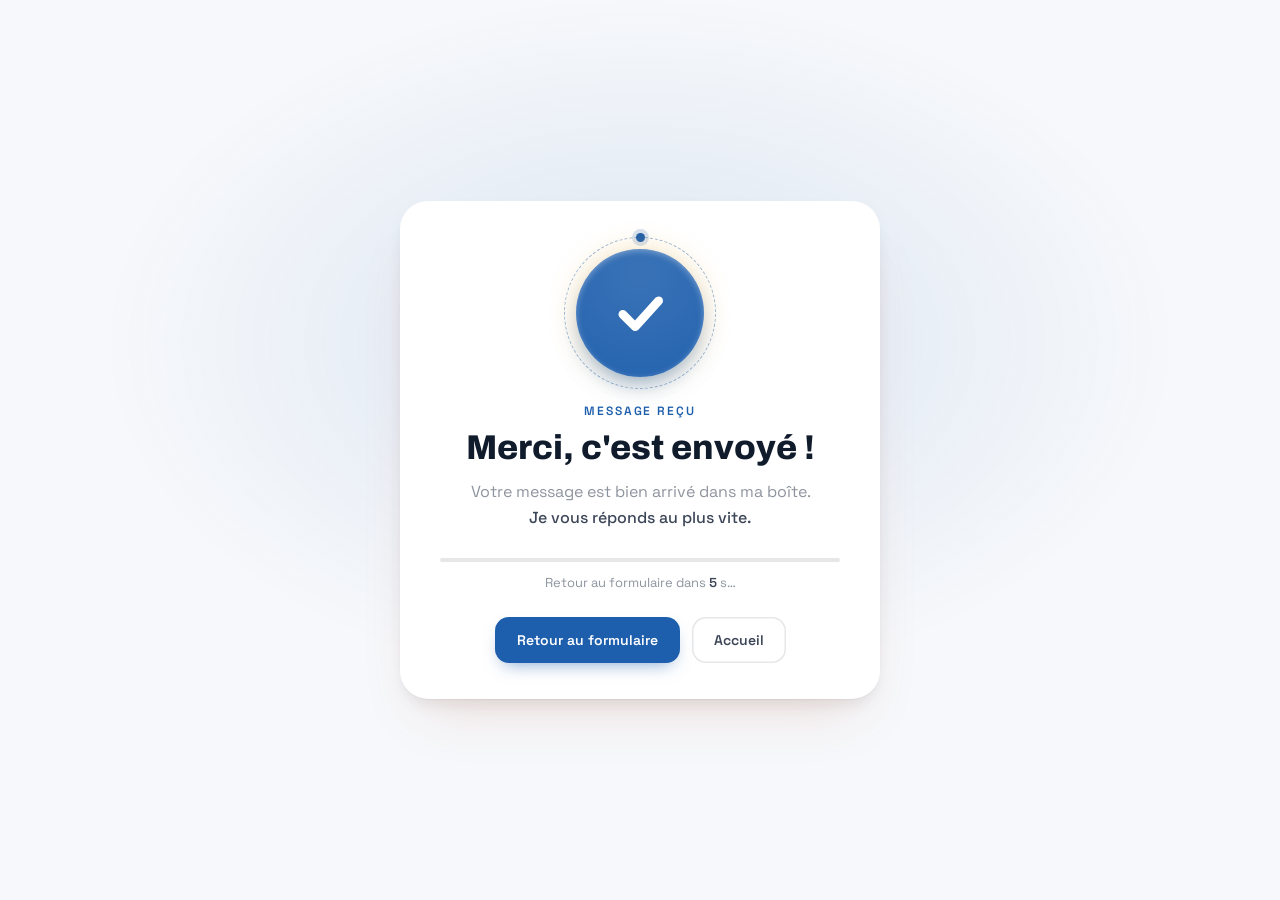
<file: merci.html>
<!DOCTYPE html>
<html lang="fr">

<head>
  <meta charset="utf-8">
  <meta content="width=device-width, initial-scale=1.0" name="viewport">
  <title>Message envoyé — Ouattware</title>
  <meta name="description" content="Votre message a bien été envoyé. Merci de votre confiance.">
  <meta name="robots" content="noindex">

  <!-- Favicons -->
  <link href="assets/img/logo.png" rel="icon">
  <link href="assets/img/ouattware.jpg" rel="apple-touch-icon">

  <!-- Fonts (mêmes familles que le site) -->
  <link href="https://fonts.googleapis.com" rel="preconnect">
  <link href="https://fonts.gstatic.com" rel="preconnect" crossorigin>
  <link href="https://fonts.googleapis.com/css2?family=Archivo:wght@400;500;600;700;800&family=Space+Grotesk:wght@400;500;600;700&display=swap" rel="stylesheet">

  <style>
    /* ===== Tokens repris de assets/css/main.css ===== */
    :root {
      --bg: #f6f8fb;
      --text: #3c4658;
      --heading: #101b2c;
      --accent: #1e5fad;
      --glow: #f2a91e;
      --surface: #ffffff;
      --contrast: #ffffff;
      --muted: color-mix(in srgb, var(--text), transparent 42%);
      --hairline: color-mix(in srgb, var(--heading), transparent 90%);
      --heading-font: "Archivo", "Space Grotesk", sans-serif;
      --body-font: "Space Grotesk", system-ui, sans-serif;
      --nav-font: "Space Grotesk", sans-serif;
      --redirect: 6s;
    }

    @media (prefers-color-scheme: dark) {
      :root {
        --bg: #0d1420;
        --text: #aeb9cb;
        --heading: #f2f6fc;
        --accent: #6fa5e8;
        --glow: #f5b942;
        --surface: #16202f;
        --hairline: color-mix(in srgb, #ffffff, transparent 90%);
      }
    }

    * { box-sizing: border-box; }

    html, body { height: 100%; }

    body {
      margin: 0;
      font-family: var(--body-font);
      color: var(--text);
      background: var(--bg);
      -webkit-font-smoothing: antialiased;
      -moz-osx-font-smoothing: grayscale;
      display: grid;
      place-items: center;
      padding: 24px;
      overflow: hidden;
      position: relative;
    }

    /* Halo ambiant en arrière-plan, teinté accent */
    body::before {
      content: "";
      position: fixed;
      inset: 0;
      background:
        radial-gradient(60% 55% at 50% 38%, color-mix(in srgb, var(--accent), transparent 88%), transparent 70%);
      pointer-events: none;
    }

    /* ===== Carte ===== */
    .card {
      position: relative;
      width: min(100%, 480px);
      background: var(--surface);
      border-radius: 28px;
      padding: 48px 40px 36px;
      text-align: center;
      box-shadow:
        0 1px 1px rgba(20, 20, 19, 0.04),
        0 8px 20px -8px rgba(20, 20, 19, 0.14),
        0 30px 60px -24px rgba(201, 100, 66, 0.20);
      opacity: 0;
      transform: translateY(14px);
      animation: card-in 0.7s cubic-bezier(0.2, 0, 0, 1) forwards;
    }

    /* ===== Sceau signature : orbite + coche ===== */
    .seal {
      --size: 128px;
      position: relative;
      width: var(--size);
      height: var(--size);
      margin: 0 auto 26px;
    }

    /* Anneau orbital qui rappelle le hero (dev-orbit) */
    .seal__orbit {
      position: absolute;
      inset: -12px;
      border-radius: 50%;
      border: 1.5px dashed color-mix(in srgb, var(--accent), transparent 55%);
      animation: spin 14s linear infinite;
    }
    .seal__orbit::after {
      content: "";
      position: absolute;
      top: -5px; left: 50%;
      width: 9px; height: 9px;
      margin-left: -4.5px;
      border-radius: 50%;
      background: var(--accent);
      box-shadow: 0 0 0 4px color-mix(in srgb, var(--accent), transparent 82%);
    }

    /* Onde qui pulse une fois */
    .seal__pulse {
      position: absolute;
      inset: 0;
      border-radius: 50%;
      background: color-mix(in srgb, var(--accent), transparent 78%);
      transform: scale(0.6);
      opacity: 0;
      animation: pulse 1.4s ease-out 0.5s;
    }

    .seal__disc {
      position: absolute;
      inset: 0;
      border-radius: 50%;
      display: grid;
      place-items: center;
      background: radial-gradient(120% 120% at 50% 20%,
                  color-mix(in srgb, var(--accent), #ffffff 12%),
                  var(--accent));
      box-shadow: inset 0 2px 6px rgba(255, 255, 255, 0.35),
                  0 12px 24px -8px color-mix(in srgb, var(--accent), transparent 45%),
                  0 0 32px -6px color-mix(in srgb, var(--glow), transparent 55%);
      transform: scale(0);
      animation: pop 0.55s cubic-bezier(0.34, 1.56, 0.64, 1) 0.25s forwards;
    }

    .seal__check {
      width: 58%;
      height: 58%;
    }
    .seal__check path {
      fill: none;
      stroke: var(--contrast);
      stroke-width: 7;
      stroke-linecap: round;
      stroke-linejoin: round;
      stroke-dasharray: 48;
      stroke-dashoffset: 48;
      animation: draw 0.45s cubic-bezier(0.65, 0, 0.35, 1) 0.7s forwards;
    }

    /* ===== Texte ===== */
    .eyebrow {
      font-family: var(--nav-font);
      font-size: 12px;
      font-weight: 600;
      letter-spacing: 0.16em;
      text-transform: uppercase;
      color: var(--accent);
      margin: 0 0 10px;
      opacity: 0;
      animation: rise 0.6s ease forwards 0.5s;
    }

    h1 {
      font-family: var(--heading-font);
      font-weight: 800;
      font-size: clamp(1.7rem, 5vw, 2.15rem);
      line-height: 1.12;
      color: var(--heading);
      margin: 0 0 12px;
      text-wrap: balance;
      opacity: 0;
      animation: rise 0.6s ease forwards 0.6s;
    }

    .lead {
      font-size: 1rem;
      line-height: 1.6;
      color: var(--muted);
      margin: 0 auto 28px;
      max-width: 34ch;
      text-wrap: pretty;
      opacity: 0;
      animation: rise 0.6s ease forwards 0.72s;
    }
    .lead strong { color: var(--text); font-weight: 500; }

    /* ===== Compte à rebours ===== */
    .timer {
      opacity: 0;
      animation: rise 0.6s ease forwards 0.84s;
    }
    .timer__track {
      height: 4px;
      border-radius: 99px;
      background: var(--hairline);
      overflow: hidden;
    }
    .timer__fill {
      height: 100%;
      width: 100%;
      transform-origin: left;
      border-radius: inherit;
      background: linear-gradient(90deg, var(--accent), color-mix(in srgb, var(--accent), #ffffff 30%));
      animation: drain var(--redirect) linear 0.9s forwards;
    }
    .timer__label {
      display: block;
      margin-top: 12px;
      font-size: 13px;
      color: var(--muted);
    }
    .timer__label b {
      font-variant-numeric: tabular-nums;
      color: var(--text);
      font-weight: 600;
    }

    /* ===== Actions ===== */
    .actions {
      display: flex;
      flex-wrap: wrap;
      gap: 12px;
      justify-content: center;
      margin-top: 26px;
      opacity: 0;
      animation: rise 0.6s ease forwards 0.96s;
    }

    .btn {
      display: inline-flex;
      align-items: center;
      justify-content: center;
      gap: 8px;
      min-height: 46px;
      padding: 0 22px;
      border-radius: 14px;
      font-family: var(--nav-font);
      font-size: 14px;
      font-weight: 600;
      text-decoration: none;
      cursor: pointer;
      transition-property: transform, box-shadow, background-color, color;
      transition-duration: 180ms;
      transition-timing-function: cubic-bezier(0.2, 0, 0, 1);
    }
    .btn:active { transform: scale(0.96); }
    .btn:focus-visible { outline: 2px solid var(--accent); outline-offset: 3px; }

    .btn--primary {
      background: var(--accent);
      color: var(--contrast);
      box-shadow: 0 8px 18px -8px color-mix(in srgb, var(--accent), transparent 40%);
    }
    .btn--primary:hover {
      background: color-mix(in srgb, var(--accent), #000 8%);
      box-shadow: 0 10px 22px -8px color-mix(in srgb, var(--accent), transparent 30%);
    }
    .btn--ghost {
      background: transparent;
      color: var(--text);
      box-shadow: inset 0 0 0 1.5px var(--hairline);
    }
    .btn--ghost:hover { color: var(--accent); box-shadow: inset 0 0 0 1.5px var(--accent); }

    /* ===== Keyframes ===== */
    @keyframes card-in { to { opacity: 1; transform: translateY(0); } }
    @keyframes pop { to { transform: scale(1); } }
    @keyframes draw { to { stroke-dashoffset: 0; } }
    @keyframes rise { from { opacity: 0; transform: translateY(10px); } to { opacity: 1; transform: translateY(0); } }
    @keyframes spin { to { transform: rotate(360deg); } }
    @keyframes pulse {
      0%   { transform: scale(0.6); opacity: 0.9; }
      100% { transform: scale(1.5); opacity: 0; }
    }
    @keyframes drain { to { transform: scaleX(0); } }

    /* Accessibilité : mouvement réduit */
    @media (prefers-reduced-motion: reduce) {
      *, *::before, *::after {
        animation-duration: 0.001ms !important;
        animation-delay: 0ms !important;
        animation-iteration-count: 1 !important;
        transition-duration: 0.001ms !important;
      }
      .card, .eyebrow, h1, .lead, .timer, .actions { opacity: 1; transform: none; }
      .seal__disc { transform: scale(1); }
      .seal__check path { stroke-dashoffset: 0; }
      .timer__fill { display: none; }
    }
  </style>
</head>

<body>
  <main class="card" role="status" aria-live="polite">
    <div class="seal" aria-hidden="true">
      <span class="seal__orbit"></span>
      <span class="seal__pulse"></span>
      <span class="seal__disc">
        <svg class="seal__check" viewBox="0 0 60 60">
          <path d="M16 31 L26 41 L45 20" />
        </svg>
      </span>
    </div>

    <p class="eyebrow">Message reçu</p>
    <h1>Merci, c'est envoyé&nbsp;!</h1>
    <p class="lead">Votre message est bien arrivé dans ma boîte. <strong>Je vous réponds au plus vite.</strong></p>

    <div class="timer">
      <div class="timer__track"><div class="timer__fill"></div></div>
      <span class="timer__label">Retour au formulaire dans <b id="count">6</b>&nbsp;s…</span>
    </div>

    <div class="actions">
      <a class="btn btn--primary" href="contact.html">Retour au formulaire</a>
      <a class="btn btn--ghost" href="index.html">Accueil</a>
    </div>
  </main>

  <script>
    (function () {
      var target = "contact.html";
      var seconds = 6;
      var el = document.getElementById("count");
      var reduce = window.matchMedia("(prefers-reduced-motion: reduce)").matches;

      var tick = setInterval(function () {
        seconds -= 1;
        if (el) el.textContent = seconds < 0 ? 0 : seconds;
        if (seconds <= 0) clearInterval(tick);
      }, 1000);

      setTimeout(function () {
        window.location.href = target;
      }, reduce ? 1500 : 6900);
    })();
  </script>
</body>

</html>
</file>
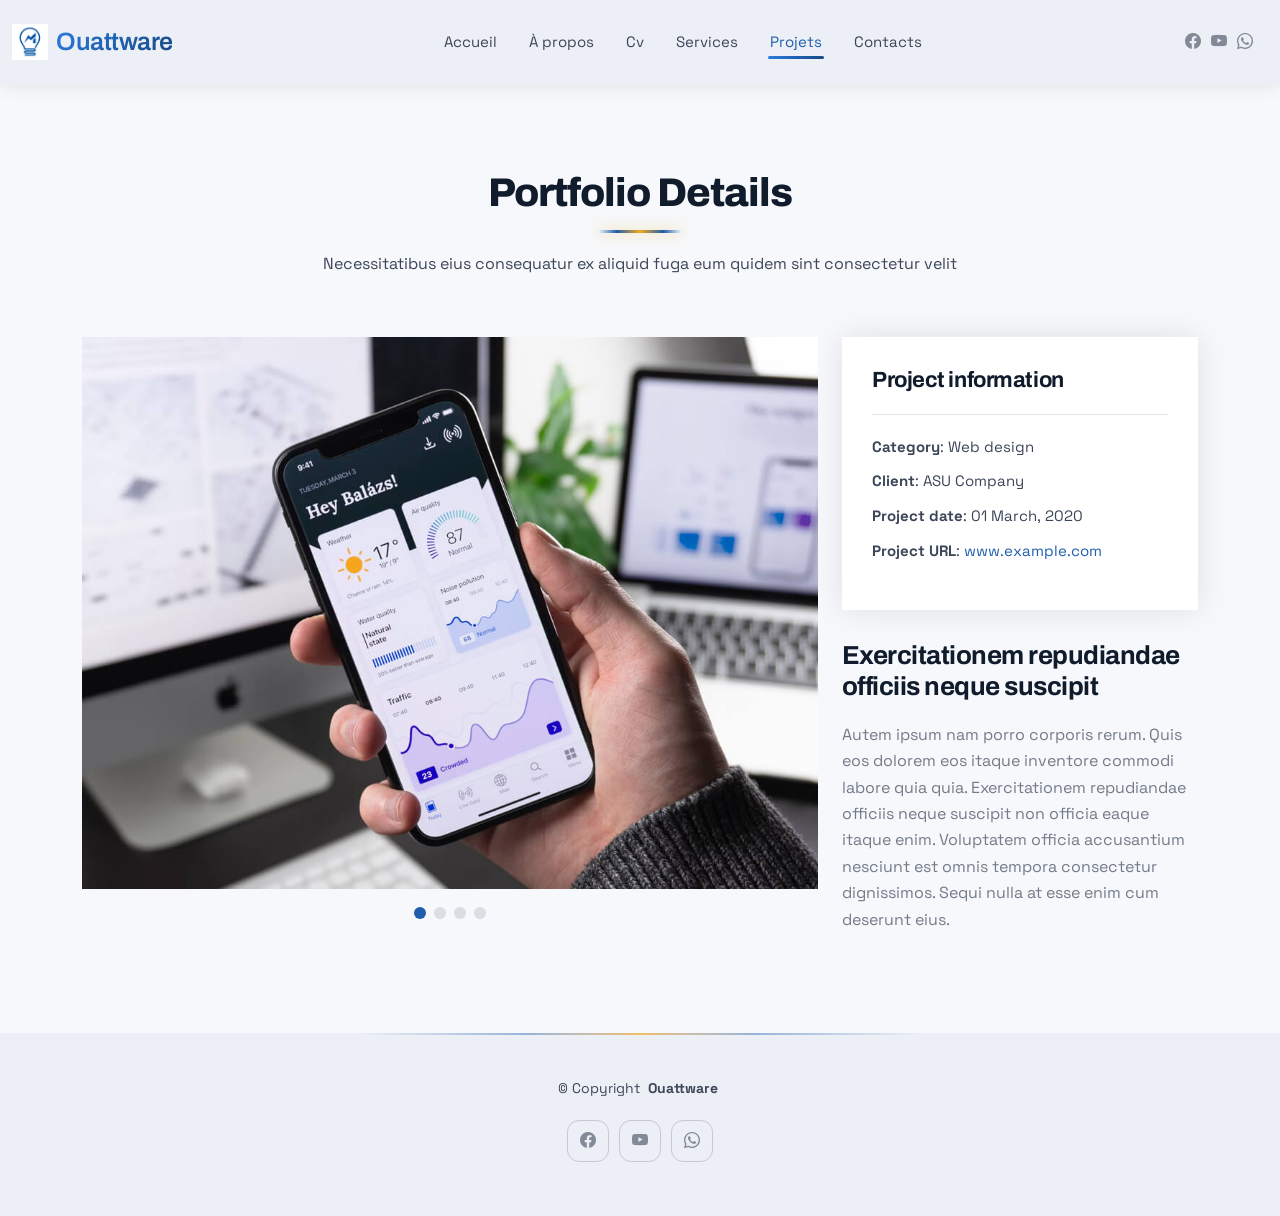
<file: portfolio-details.html>
<!DOCTYPE html>
<html lang="fr">

<head>
  <meta charset="utf-8">
  <meta content="width=device-width, initial-scale=1.0" name="viewport">
  <title>Mes projets</title>
  <meta name="description" content="">
  <meta name="keywords" content="">

  <!-- Favicons -->
  <link href="assets/img/logo.png" rel="icon">
  <link href="assets/img/ouattware.jpg" rel="apple-touch-icon">

  <!-- Fonts -->
  <link href="https://fonts.googleapis.com" rel="preconnect">
  <link href="https://fonts.gstatic.com" rel="preconnect" crossorigin>
  <link href="https://fonts.googleapis.com/css2?family=Archivo:ital,wght@0,400;0,500;0,600;0,700;0,800;1,600&family=Space+Grotesk:wght@300;400;500;600;700&family=JetBrains+Mono:ital,wght@0,400;0,500;0,600;1,400&display=swap" rel="stylesheet">

  <!-- Vendor CSS Files -->
  <link href="assets/vendor/bootstrap/css/bootstrap.min.css" rel="stylesheet">
  <link href="assets/vendor/bootstrap-icons/bootstrap-icons.css" rel="stylesheet">
  <link href="assets/vendor/aos/aos.css" rel="stylesheet">
  <link href="assets/vendor/swiper/swiper-bundle.min.css" rel="stylesheet">
  <link href="assets/vendor/glightbox/css/glightbox.min.css" rel="stylesheet">

  <!-- Main CSS File -->
  <link href="assets/css/main.css" rel="stylesheet">

  <!-- =======================================================
  * Template Name: Kelly
  * Template URL: https://bootstrapmade.com/kelly-free-bootstrap-cv-resume-html-template/
  * Updated: Aug 07 2024 with Bootstrap v5.3.3
  * Author: BootstrapMade.com
  * License: https://bootstrapmade.com/license/
  ======================================================== -->
</head>

<body class="portfolio-details-page">

  <header id="header" class="header d-flex align-items-center light-background sticky-top">
    <div class="container-fluid position-relative d-flex align-items-center justify-content-between">

      <a href="index.html" class="logo d-flex align-items-center me-auto me-xl-0">
        <img src="assets/img/logo.png" alt="logo Ouattware">
        <h1 class="sitename">Ouattware</h1>
      </a>

      <nav id="navmenu" class="navmenu">
        <ul>
          <li><a href="index.html">Accueil</a></li>
          <li><a href="about.html">À propos</a></li>
          <li><a href="resume.html">Cv</a></li>
          <li><a href="services.html">Services</a></li>
          <li><a href="portfolio.html" class="active">Projets</a></li>
          <li><a href="contact.html">Contacts</a></li>
        </ul>
        <i class="mobile-nav-toggle d-xl-none bi bi-list"></i>
      </nav>

      <div class="header-social-links">
        <a href="https://web.facebook.com/ouattara.moussa.9659"><i class="bi bi-facebook"></i></a>
        <a href="https://www.youtube.com/@ouattware1-for-ma-tic862"><i class="bi bi-youtube"></i></a>
        <a href="https://wa.me/qr/3IEKDBV3Z6SHO1"><i class="bi bi-whatsapp"></i></a>
      </div>

    </div>
  </header>

  <main class="main">

    <!-- Portfolio Details Section -->
    <section id="portfolio-details" class="portfolio-details section">

      <!-- Section Title -->
      <div class="container section-title" data-aos="fade-up">
        <h2>Portfolio Details</h2>
        <p>Necessitatibus eius consequatur ex aliquid fuga eum quidem sint consectetur velit</p>
      </div><!-- End Section Title -->

      <div class="container" data-aos="fade-up" data-aos-delay="100">

        <div class="row gy-4">

          <div class="col-lg-8">
            <div class="portfolio-details-slider swiper init-swiper">

              <script type="application/json" class="swiper-config">
                {
                  "loop": true,
                  "speed": 600,
                  "autoplay": {
                    "delay": 5000
                  },
                  "slidesPerView": "auto",
                  "pagination": {
                    "el": ".swiper-pagination",
                    "type": "bullets",
                    "clickable": true
                  }
                }
              </script>

              <div class="swiper-wrapper align-items-center">

                <div class="swiper-slide">
                  <img src="assets/img/portfolio/app-1.jpg" alt="">
                </div>

                <div class="swiper-slide">
                  <img src="assets/img/portfolio/product-1.jpg" alt="">
                </div>

                <div class="swiper-slide">
                  <img src="assets/img/portfolio/branding-1.jpg" alt="">
                </div>

                <div class="swiper-slide">
                  <img src="assets/img/portfolio/books-1.jpg" alt="">
                </div>

              </div>
              <div class="swiper-pagination"></div>
            </div>
          </div>

          <div class="col-lg-4">
            <div class="portfolio-info" data-aos="fade-up" data-aos-delay="200">
              <h3>Project information</h3>
              <ul>
                <li><strong>Category</strong>: Web design</li>
                <li><strong>Client</strong>: ASU Company</li>
                <li><strong>Project date</strong>: 01 March, 2020</li>
                <li><strong>Project URL</strong>: <a href="#">www.example.com</a></li>
              </ul>
            </div>
            <div class="portfolio-description" data-aos="fade-up" data-aos-delay="300">
              <h2>Exercitationem repudiandae officiis neque suscipit</h2>
              <p>
                Autem ipsum nam porro corporis rerum. Quis eos dolorem eos itaque inventore commodi labore quia quia. Exercitationem repudiandae officiis neque suscipit non officia eaque itaque enim. Voluptatem officia accusantium nesciunt est omnis tempora consectetur dignissimos. Sequi nulla at esse enim cum deserunt eius.
              </p>
            </div>
          </div>

        </div>

      </div>

    </section><!-- /Portfolio Details Section -->

  </main>

  <footer id="footer" class="footer light-background">

    <div class="container">
      <div class="copyright text-center ">
        <p>© <span>Copyright</span> <strong class="px-1 sitename">Ouattware</strong> </p>
      </div>
      <div class="social-links d-flex justify-content-center">
        <a href="https://web.facebook.com/ouattara.moussa.9659"><i class="bi bi-facebook"></i></a>
        <a href="https://www.youtube.com/@ouattware1-for-ma-tic862"><i class="bi bi-youtube"></i></a>
        <a href="tel:+2250757902356"><i class="bi bi-whatsapp"></i></a>
      </div>
      <div class="credits">
      </div>
    </div>

  </footer>

  <!-- Scroll Top -->
  <a href="#" id="scroll-top" class="scroll-top d-flex align-items-center justify-content-center"><i class="bi bi-arrow-up-short"></i></a>

  <!-- Preloader -->
  <div id="preloader"></div>

  <!-- Vendor JS Files -->
  <script src="assets/vendor/bootstrap/js/bootstrap.bundle.min.js"></script>
  <script src="assets/vendor/php-email-form/validate.js"></script>
  <script src="assets/vendor/aos/aos.js"></script>
  <script src="assets/vendor/waypoints/noframework.waypoints.js"></script>
  <script src="assets/vendor/purecounter/purecounter_vanilla.js"></script>
  <script src="assets/vendor/swiper/swiper-bundle.min.js"></script>
  <script src="assets/vendor/glightbox/js/glightbox.min.js"></script>
  <script src="assets/vendor/imagesloaded/imagesloaded.pkgd.min.js"></script>
  <script src="assets/vendor/isotope-layout/isotope.pkgd.min.js"></script>

  <!-- Main JS File -->
  <script src="assets/js/main.js"></script>

</body>

</html>
</file>
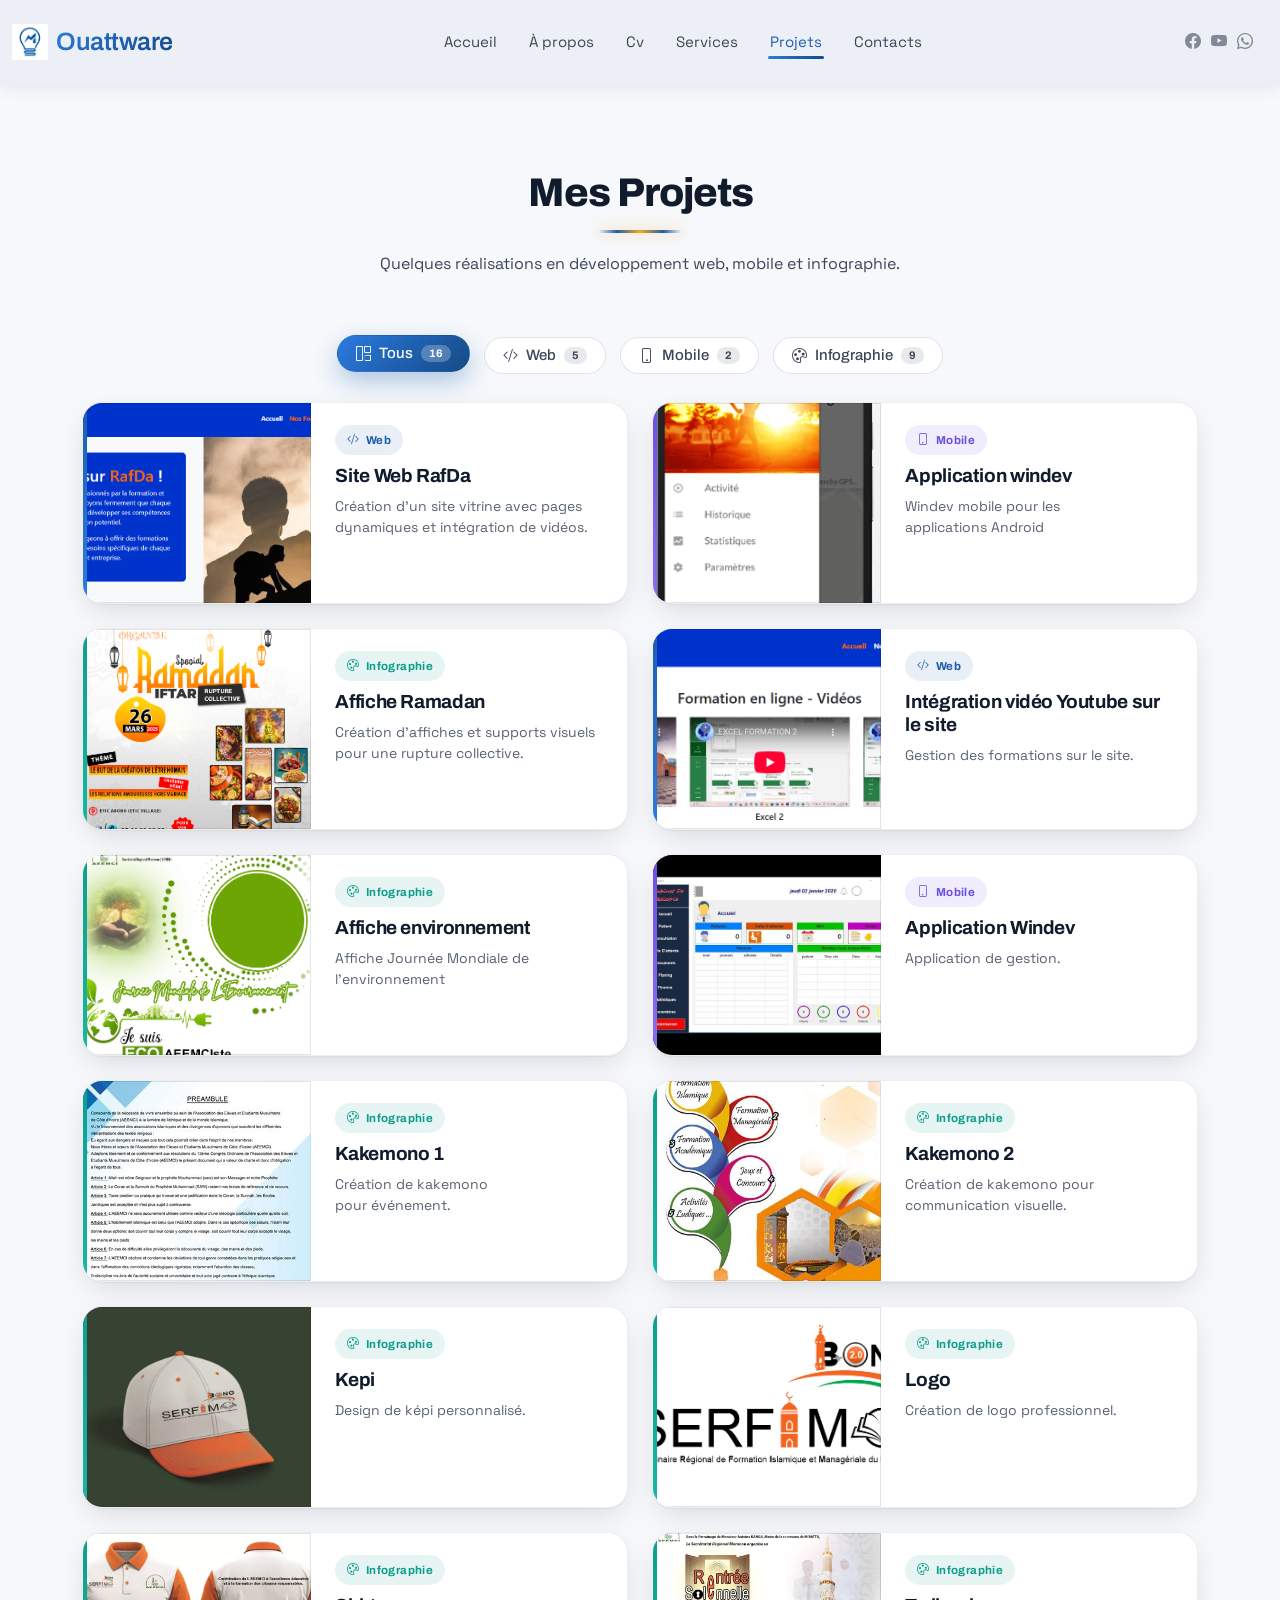
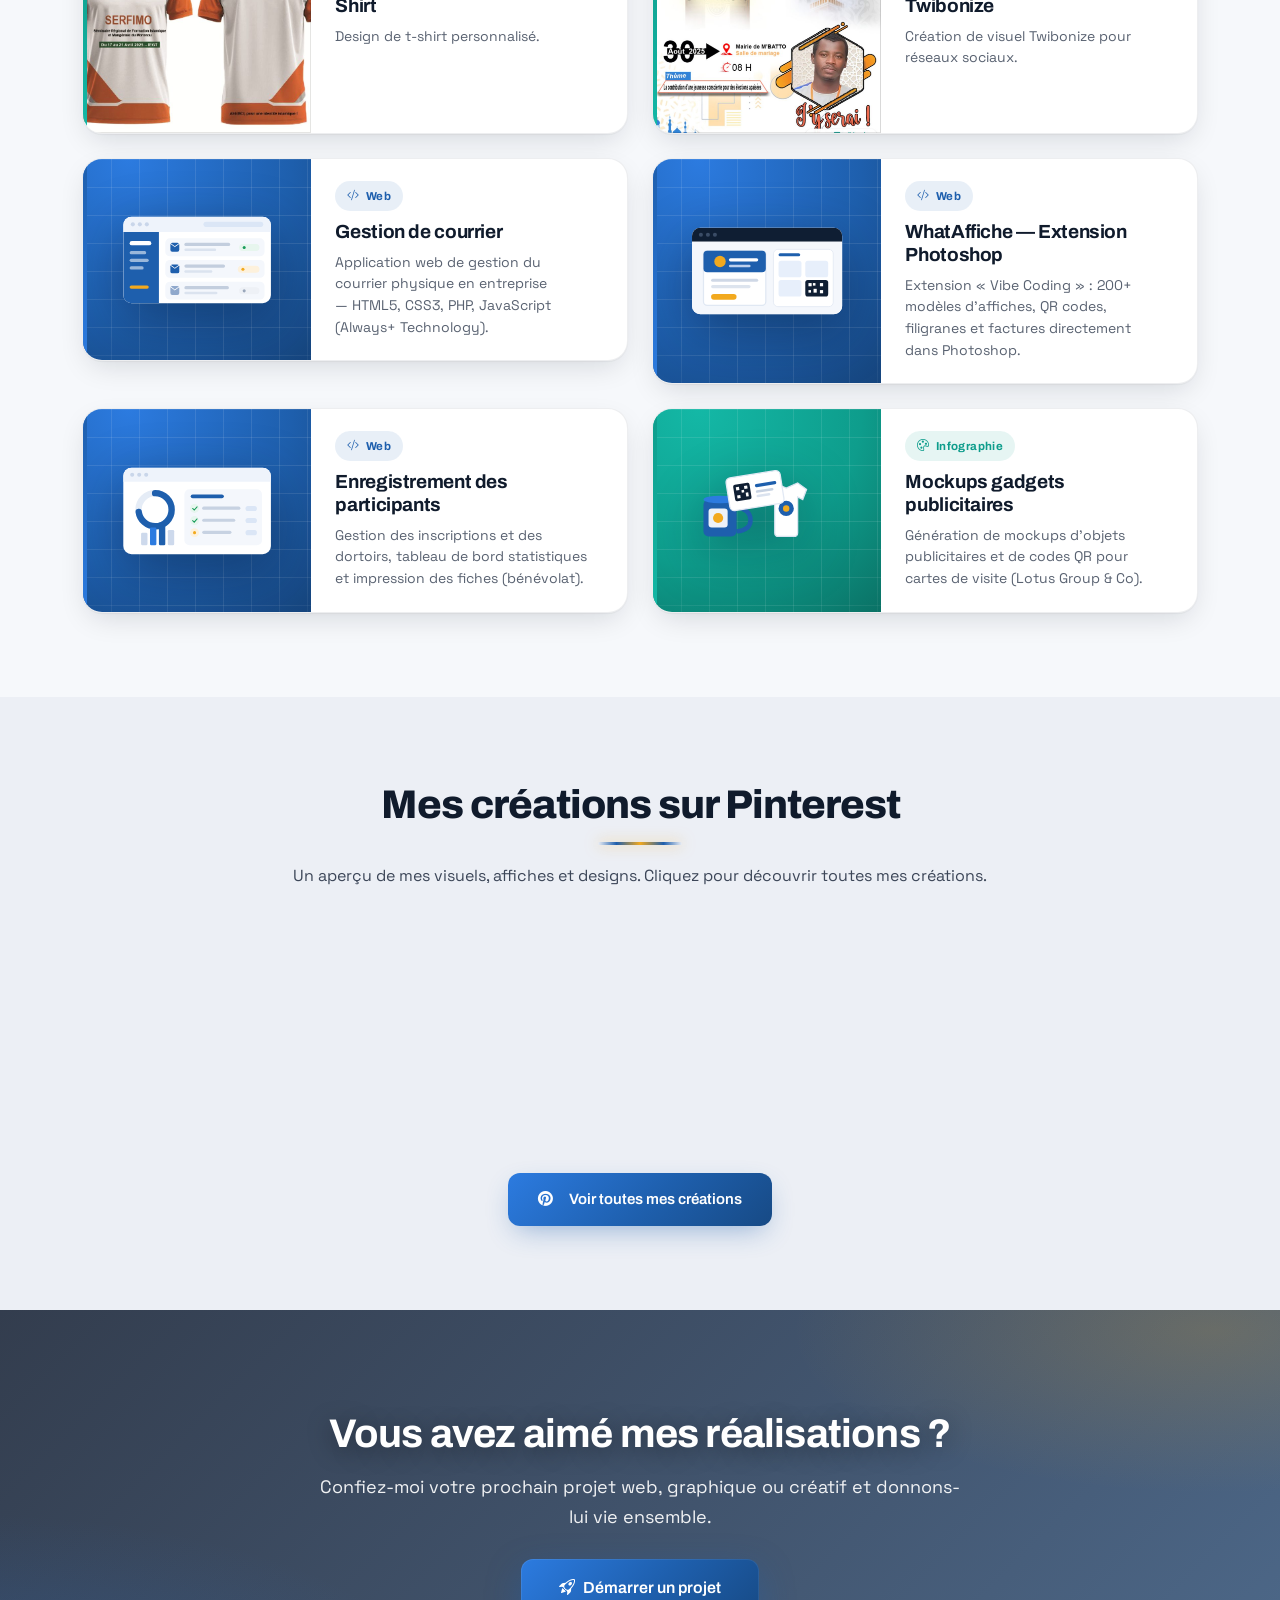
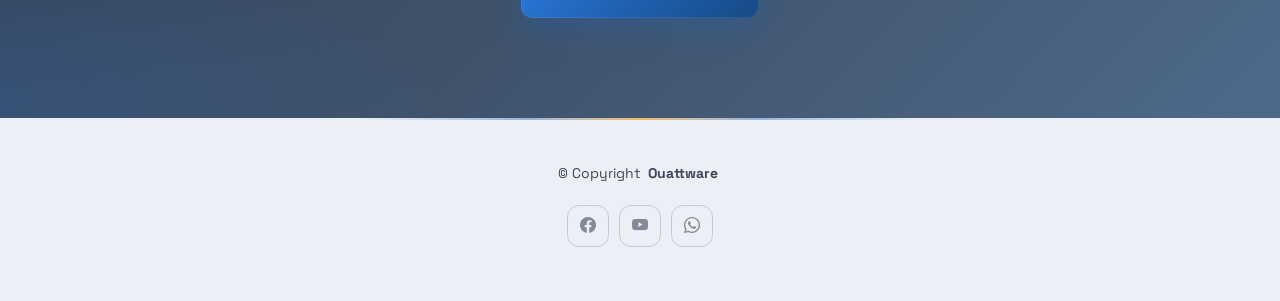
<file: portfolio.html>
<!DOCTYPE html>
<html lang="fr">

<head>
  <meta charset="utf-8">
  <meta content="width=device-width, initial-scale=1.0" name="viewport">
  <title>Mes projets</title>
  <meta name="description" content="">
  <meta name="keywords" content="">

  <!-- Favicons -->
  <link href="assets/img/logo.png" rel="icon">
  <link href="assets/img/ouattware.jpg" rel="apple-touch-icon">

  <!-- Fonts -->
  <link href="https://fonts.googleapis.com" rel="preconnect">
  <link href="https://fonts.gstatic.com" rel="preconnect" crossorigin>
  <link href="https://fonts.googleapis.com/css2?family=Archivo:ital,wght@0,400;0,500;0,600;0,700;0,800;1,600&family=Space+Grotesk:wght@300;400;500;600;700&family=JetBrains+Mono:ital,wght@0,400;0,500;0,600;1,400&display=swap" rel="stylesheet">

  <!-- Vendor CSS Files -->
  <link href="assets/vendor/bootstrap/css/bootstrap.min.css" rel="stylesheet">
  <link href="assets/vendor/bootstrap-icons/bootstrap-icons.css" rel="stylesheet">
  <link href="assets/vendor/aos/aos.css" rel="stylesheet">
  <link href="assets/vendor/swiper/swiper-bundle.min.css" rel="stylesheet">
  <link href="assets/vendor/glightbox/css/glightbox.min.css" rel="stylesheet">

  <!-- Main CSS File -->
  <link href="assets/css/main.css" rel="stylesheet">

  <!-- =======================================================
  * Template Name: Kelly
  * Template URL: https://bootstrapmade.com/kelly-free-bootstrap-cv-resume-html-template/
  * Updated: Aug 07 2024 with Bootstrap v5.3.3
  * Author: BootstrapMade.com
  * License: https://bootstrapmade.com/license/
  ======================================================== -->
</head>

<body class="portfolio-page">

  <header id="header" class="header d-flex align-items-center light-background sticky-top">
    <div class="container-fluid position-relative d-flex align-items-center justify-content-between">

      <a href="index.html" class="logo d-flex align-items-center me-auto me-xl-0">
        <img src="assets/img/logo.png" alt="logo Ouattware">
        <h1 class="sitename">Ouattware</h1>
      </a>

      <nav id="navmenu" class="navmenu">
        <ul>
          <li><a href="index.html">Accueil</a></li>
          <li><a href="about.html">À propos</a></li>
          <li><a href="resume.html">Cv</a></li>
          <li><a href="services.html">Services</a></li>
          <li><a href="portfolio.html" class="active">Projets</a></li>
          <li><a href="contact.html">Contacts</a></li>
        </ul>
        <i class="mobile-nav-toggle d-xl-none bi bi-list"></i>
      </nav>

      <div class="header-social-links">
        <a href="https://web.facebook.com/ouattara.moussa.9659"><i class="bi bi-facebook"></i></a>
        <a href="https://www.youtube.com/@ouattware1-for-ma-tic862"><i class="bi bi-youtube"></i></a>
        <a href="https://wa.me/qr/3IEKDBV3Z6SHO1"><i class="bi bi-whatsapp"></i></a>
      </div>

    </div>
  </header>

  <main class="main">

  <!-- Portfolio Section -->
  <section id="portfolio" class="portfolio section">

    <!-- Section Title -->
    <div class="container section-title" data-aos="fade-up">
      <h2>Mes Projets</h2>
      <p>Quelques réalisations en développement web, mobile et infographie.</p>
    </div><!-- End Section Title -->

    <div class="container">

      <div class="isotope-layout" data-default-filter="*" data-layout="fitRows" data-sort="original-order">

        <!-- Filtres -->
        <ul class="portfolio-filters isotope-filters" data-aos="fade-up" data-aos-delay="100">
          <li data-filter="*" class="filter-active"><i class="bi bi-grid-1x2"></i> Tous <span class="filter-count">16</span></li>
          <li data-filter=".filter-web"><i class="bi bi-code-slash"></i> Web <span class="filter-count">5</span></li>
          <li data-filter=".filter-mobile"><i class="bi bi-phone"></i> Mobile <span class="filter-count">2</span></li>
          <li data-filter=".filter-design"><i class="bi bi-palette"></i> Infographie <span class="filter-count">9</span></li>
        </ul><!-- End Portfolio Filters -->

        <!-- Projets -->
        <div class="row gy-4 isotope-container" data-aos="fade-up" data-aos-delay="200">
          <!-- Projet 1 -->
          <div class="col-md-6 portfolio-item isotope-item filter-web">
            <div class="pf-card">
              <div class="pf-card__media">
                <img src="assets/img/masonry-portfolio/site.png" class="img-fluid" alt="" width="1337" height="496" decoding="async">
                <a href="assets/img/masonry-portfolio/site.png" title="Site Web RafDa" data-gallery="portfolio-gallery-web" class="glightbox pf-card__zoom"><i class="bi bi-zoom-in"></i></a>
              </div>
              <div class="pf-card__body">
                <span class="pf-card__cat"><i class="bi bi-code-slash"></i> Web</span>
                <h4>Site Web RafDa</h4>
                <p>Création d’un site vitrine avec pages dynamiques et intégration de vidéos.</p>
              </div>
            </div>
          </div>
          <!-- Projet 2 -->
          <div class="col-md-6 portfolio-item isotope-item filter-mobile">
            <div class="pf-card">
              <div class="pf-card__media">
                <img src="assets/img/masonry-portfolio/windev.png" class="img-fluid" alt="" width="225" height="442" loading="lazy" decoding="async">
                <a href="assets/img/masonry-portfolio/windev.png" title="Application windev" data-gallery="portfolio-gallery-mobile" class="glightbox pf-card__zoom"><i class="bi bi-zoom-in"></i></a>
              </div>
              <div class="pf-card__body">
                <span class="pf-card__cat"><i class="bi bi-phone"></i> Mobile</span>
                <h4>Application windev</h4>
                <p>Windev mobile pour les applications Android </p>
              </div>
            </div>
          </div>
          <!-- Projet 3 -->
          <div class="col-md-6 portfolio-item isotope-item filter-design">
            <div class="pf-card">
              <div class="pf-card__media">
                <img src="assets/img/masonry-portfolio/post1.png" class="img-fluid" alt="" width="535" height="537" loading="lazy" decoding="async">
                <a href="assets/img/masonry-portfolio/post1.png" title="Affiche Ramadan" data-gallery="portfolio-gallery-design" class="glightbox pf-card__zoom"><i class="bi bi-zoom-in"></i></a>
              </div>
              <div class="pf-card__body">
                <span class="pf-card__cat"><i class="bi bi-palette"></i> Infographie</span>
                <h4>Affiche Ramadan</h4>
                <p>Création d’affiches et supports visuels pour une rupture collective.</p>
              </div>
            </div>
          </div>
          <!-- Projet 4 -->
          <div class="col-md-6 portfolio-item isotope-item filter-web">
            <div class="pf-card">
              <div class="pf-card__media">
                <img src="assets/img/masonry-portfolio/site2.png" class="img-fluid" alt="" width="1338" height="438" loading="lazy" decoding="async">
                <a href="assets/img/masonry-portfolio/site2.png" title="Intégration vidéo Youtube sur le site" data-gallery="portfolio-gallery-web" class="glightbox pf-card__zoom"><i class="bi bi-zoom-in"></i></a>
              </div>
              <div class="pf-card__body">
                <span class="pf-card__cat"><i class="bi bi-code-slash"></i> Web</span>
                <h4>Intégration vidéo Youtube sur le site</h4>
                <p>Gestion des formations sur le site.</p>
              </div>
            </div>
          </div>
          <!-- Projet 5 -->
          <div class="col-md-6 portfolio-item isotope-item filter-design">
            <div class="pf-card">
              <div class="pf-card__media">
                <img src="assets/img/masonry-portfolio/post2.png" class="img-fluid" alt="" width="537" height="538" loading="lazy" decoding="async">
                <a href="assets/img/masonry-portfolio/post2.png" title="Affiche environnement" data-gallery="portfolio-gallery-design" class="glightbox pf-card__zoom"><i class="bi bi-zoom-in"></i></a>
              </div>
              <div class="pf-card__body">
                <span class="pf-card__cat"><i class="bi bi-palette"></i> Infographie</span>
                <h4>Affiche environnement</h4>
                <p>Affiche Journée Mondiale de l'environnement</p>
              </div>
            </div>
          </div>
          <!-- Projet 6 -->
          <div class="col-md-6 portfolio-item isotope-item filter-mobile">
            <div class="pf-card">
              <div class="pf-card__media">
                <img src="assets/img/masonry-portfolio/windev2.jpg" class="img-fluid" alt="" width="640" height="480" loading="lazy" decoding="async">
                <a href="assets/img/masonry-portfolio/windev2.jpg" title="Application Windev" data-gallery="portfolio-gallery-mobile" class="glightbox pf-card__zoom"><i class="bi bi-zoom-in"></i></a>
              </div>
              <div class="pf-card__body">
                <span class="pf-card__cat"><i class="bi bi-phone"></i> Mobile</span>
                <h4>Application Windev</h4>
                <p>Application de gestion.</p>
              </div>
            </div>
          </div>
          <!-- Projet 7 -->
          <div class="col-md-6 portfolio-item isotope-item filter-design">
            <div class="pf-card">
              <div class="pf-card__media">
                <img src="assets/img/masonry-portfolio/kakemono1.jpg" class="img-fluid" alt="Kakemono 1" width="385" height="900" loading="lazy" decoding="async">
                <a href="assets/img/masonry-portfolio/kakemono1.jpg" title="Kakemono 1" data-gallery="portfolio-gallery-design" class="glightbox pf-card__zoom"><i class="bi bi-zoom-in"></i></a>
              </div>
              <div class="pf-card__body">
                <span class="pf-card__cat"><i class="bi bi-palette"></i> Infographie</span>
                <h4>Kakemono 1</h4>
                <p>Création de kakemono pour événement.</p>
              </div>
            </div>
          </div>
          <!-- Projet 8 -->
          <div class="col-md-6 portfolio-item isotope-item filter-design">
            <div class="pf-card">
              <div class="pf-card__media">
                <img src="assets/img/masonry-portfolio/kakemono2.jpg" class="img-fluid" alt="Kakemono 2" width="385" height="900" loading="lazy" decoding="async">
                <a href="assets/img/masonry-portfolio/kakemono2.jpg" title="Kakemono 2" data-gallery="portfolio-gallery-design" class="glightbox pf-card__zoom"><i class="bi bi-zoom-in"></i></a>
              </div>
              <div class="pf-card__body">
                <span class="pf-card__cat"><i class="bi bi-palette"></i> Infographie</span>
                <h4>Kakemono 2</h4>
                <p>Création de kakemono pour communication visuelle.</p>
              </div>
            </div>
          </div>
          <!-- Projet 9 -->
          <div class="col-md-6 portfolio-item isotope-item filter-design">
            <div class="pf-card">
              <div class="pf-card__media">
                <img src="assets/img/masonry-portfolio/kepi.jpg" class="img-fluid" alt="Kepi" width="600" height="600" loading="lazy" decoding="async">
                <a href="assets/img/masonry-portfolio/kepi.jpg" title="Kepi" data-gallery="portfolio-gallery-design" class="glightbox pf-card__zoom"><i class="bi bi-zoom-in"></i></a>
              </div>
              <div class="pf-card__body">
                <span class="pf-card__cat"><i class="bi bi-palette"></i> Infographie</span>
                <h4>Kepi</h4>
                <p>Design de képi personnalisé.</p>
              </div>
            </div>
          </div>
          <!-- Projet 10 -->
          <div class="col-md-6 portfolio-item isotope-item filter-design">
            <div class="pf-card">
              <div class="pf-card__media">
                <img src="assets/img/masonry-portfolio/logo.jpg" class="img-fluid" alt="Logo" width="683" height="443" loading="lazy" decoding="async">
                <a href="assets/img/masonry-portfolio/logo.jpg" title="Logo" data-gallery="portfolio-gallery-design" class="glightbox pf-card__zoom"><i class="bi bi-zoom-in"></i></a>
              </div>
              <div class="pf-card__body">
                <span class="pf-card__cat"><i class="bi bi-palette"></i> Infographie</span>
                <h4>Logo</h4>
                <p>Création de logo professionnel.</p>
              </div>
            </div>
          </div>
          <!-- Projet 11 -->
          <div class="col-md-6 portfolio-item isotope-item filter-design">
            <div class="pf-card">
              <div class="pf-card__media">
                <img src="assets/img/masonry-portfolio/shirt.jpg" class="img-fluid" alt="Shirt" width="856" height="604" loading="lazy" decoding="async">
                <a href="assets/img/masonry-portfolio/shirt.jpg" title="Shirt" data-gallery="portfolio-gallery-design" class="glightbox pf-card__zoom"><i class="bi bi-zoom-in"></i></a>
              </div>
              <div class="pf-card__body">
                <span class="pf-card__cat"><i class="bi bi-palette"></i> Infographie</span>
                <h4>Shirt</h4>
                <p>Design de t-shirt personnalisé.</p>
              </div>
            </div>
          </div>
          <!-- Projet 12 -->
          <div class="col-md-6 portfolio-item isotope-item filter-design">
            <div class="pf-card">
              <div class="pf-card__media">
                <img src="assets/img/masonry-portfolio/twibonize.jpg" class="img-fluid" alt="Twibonize" width="900" height="900" loading="lazy" decoding="async">
                <a href="assets/img/masonry-portfolio/twibonize.jpg" title="Twibonize" data-gallery="portfolio-gallery-design" class="glightbox pf-card__zoom"><i class="bi bi-zoom-in"></i></a>
              </div>
              <div class="pf-card__body">
                <span class="pf-card__cat"><i class="bi bi-palette"></i> Infographie</span>
                <h4>Twibonize</h4>
                <p>Création de visuel Twibonize pour réseaux sociaux.</p>
              </div>
            </div>
          </div>
          <!-- Projet 13 -->
          <div class="col-md-6 portfolio-item isotope-item filter-web is-cover">
            <div class="pf-card">
              <div class="pf-card__media">
                <div class="pf-card__cover">
                  <span class="pf-card__cover-grid"></span>
                  <svg class="pf-card__art" viewBox="0 0 280 176" role="img" aria-label="Application web de gestion de courrier" xmlns="http://www.w3.org/2000/svg">
                    <defs><clipPath id="mailWin"><rect x="24" y="20" width="232" height="136" rx="13"/></clipPath></defs>
                    <rect x="24" y="20" width="232" height="136" rx="13" fill="#ffffff"/>
                    <g clip-path="url(#mailWin)">
                      <rect x="24" y="20" width="232" height="24" fill="#eef3fb"/>
                      <circle cx="39" cy="32" r="3.2" fill="#c9d6ea"/><circle cx="50" cy="32" r="3.2" fill="#c9d6ea"/><circle cx="61" cy="32" r="3.2" fill="#c9d6ea"/>
                      <rect x="150" y="28" width="94" height="8" rx="4" fill="#dbe6f6"/>
                      <rect x="24" y="44" width="56" height="112" fill="#1e5fad"/>
                      <rect x="34" y="58" width="34" height="7" rx="3.5" fill="#ffffff"/>
                      <rect x="34" y="74" width="26" height="5" rx="2.5" fill="#ffffff" opacity=".55"/>
                      <rect x="34" y="86" width="30" height="5" rx="2.5" fill="#ffffff" opacity=".55"/>
                      <rect x="34" y="98" width="22" height="5" rx="2.5" fill="#ffffff" opacity=".55"/>
                      <rect x="34" y="128" width="30" height="5" rx="2.5" fill="#f2a91e"/>
                      <g>
                        <rect x="90" y="54" width="156" height="28" rx="7" fill="#f4f7fc"/>
                        <rect x="98" y="61" width="14" height="14" rx="3" fill="#1e5fad"/><path d="M98 62l7 5 7-5" fill="none" stroke="#fff" stroke-width="1.4"/>
                        <rect x="120" y="61" width="72" height="5" rx="2.5" fill="#c3cede"/>
                        <rect x="120" y="70" width="50" height="4" rx="2" fill="#dbe3ef"/>
                        <rect x="206" y="63" width="32" height="11" rx="5.5" fill="#e7f6ee"/><circle cx="214" cy="68.5" r="2.4" fill="#1a9d5a"/>
                      </g>
                      <g>
                        <rect x="90" y="88" width="156" height="28" rx="7" fill="#f4f7fc"/>
                        <rect x="98" y="95" width="14" height="14" rx="3" fill="#1e5fad"/><path d="M98 96l7 5 7-5" fill="none" stroke="#fff" stroke-width="1.4"/>
                        <rect x="120" y="95" width="64" height="5" rx="2.5" fill="#c3cede"/>
                        <rect x="120" y="104" width="44" height="4" rx="2" fill="#dbe3ef"/>
                        <rect x="204" y="97" width="34" height="11" rx="5.5" fill="#fdf1dc" class="art-pulse"/><circle cx="212" cy="102.5" r="2.4" fill="#f2a91e"/>
                      </g>
                      <g>
                        <rect x="90" y="122" width="156" height="28" rx="7" fill="#f4f7fc"/>
                        <rect x="98" y="129" width="14" height="14" rx="3" fill="#8fa8cc"/><path d="M98 130l7 5 7-5" fill="none" stroke="#fff" stroke-width="1.4"/>
                        <rect x="120" y="129" width="70" height="5" rx="2.5" fill="#c3cede"/>
                        <rect x="120" y="138" width="52" height="4" rx="2" fill="#dbe3ef"/>
                        <rect x="206" y="131" width="32" height="11" rx="5.5" fill="#eef1f6"/><circle cx="214" cy="136.5" r="2.4" fill="#9aa7bb"/>
                      </g>
                    </g>
                  </svg>
                </div>
              </div>
              <div class="pf-card__body">
                <span class="pf-card__cat"><i class="bi bi-code-slash"></i> Web</span>
                <h4>Gestion de courrier</h4>
                <p>Application web de gestion du courrier physique en entreprise — HTML5, CSS3, PHP, JavaScript (Always+ Technology).</p>
              </div>
            </div>
          </div>
          <!-- Projet 14 -->
          <div class="col-md-6 portfolio-item isotope-item filter-web is-cover">
            <div class="pf-card">
              <div class="pf-card__media">
                <div class="pf-card__cover">
                  <span class="pf-card__cover-grid"></span>
                  <svg class="pf-card__art" viewBox="0 0 280 176" role="img" aria-label="WhatAffiche, extension Photoshop de création d'affiches" xmlns="http://www.w3.org/2000/svg">
                    <defs><clipPath id="psWin"><rect x="22" y="20" width="236" height="136" rx="13"/></clipPath></defs>
                    <rect x="22" y="20" width="236" height="136" rx="13" fill="#ffffff"/>
                    <g clip-path="url(#psWin)">
                      <rect x="22" y="20" width="236" height="22" fill="#0f1e33"/>
                      <circle cx="36" cy="31" r="3.2" fill="#3a4c66"/><circle cx="47" cy="31" r="3.2" fill="#3a4c66"/><circle cx="58" cy="31" r="3.2" fill="#3a4c66"/>
                      <rect x="22" y="42" width="236" height="114" fill="#f4f7fc"/>
                      <rect x="40" y="56" width="98" height="86" rx="6" fill="#ffffff" stroke="#e0e8f3" stroke-width="2"/>
                      <rect x="40" y="56" width="98" height="34" rx="6" fill="#1e5fad"/>
                      <circle cx="66" cy="73" r="9" fill="#f2a91e"/>
                      <rect x="80" y="68" width="46" height="5" rx="2.5" fill="#ffffff"/>
                      <rect x="80" y="78" width="34" height="4" rx="2" fill="#bcd0ee"/>
                      <rect x="52" y="100" width="74" height="5" rx="2.5" fill="#cfd8e6"/>
                      <rect x="52" y="110" width="62" height="5" rx="2.5" fill="#dde4ee"/>
                      <rect x="52" y="124" width="40" height="9" rx="4.5" fill="#f2a91e"/>
                      <rect x="150" y="54" width="94" height="90" rx="7" fill="#ffffff" stroke="#e6ecf5" stroke-width="1.5"/>
                      <rect x="158" y="60" width="34" height="5" rx="2.5" fill="#1e5fad"/>
                      <rect x="158" y="72" width="36" height="26" rx="4" fill="#e7effb"/><rect x="200" y="72" width="36" height="26" rx="4" fill="#e7effb"/>
                      <rect x="158" y="102" width="36" height="26" rx="4" fill="#e7effb" class="art-pulse"/>
                      <rect x="200" y="102" width="36" height="26" rx="4" fill="#0f1e33"/>
                      <g fill="#ffffff"><rect x="205" y="107" width="5" height="5"/><rect x="212" y="107" width="4" height="4"/><rect x="223" y="107" width="5" height="5"/><rect x="205" y="118" width="4" height="4"/><rect x="213" y="116" width="5" height="6"/><rect x="223" y="118" width="5" height="5"/></g>
                    </g>
                  </svg>
                </div>
              </div>
              <div class="pf-card__body">
                <span class="pf-card__cat"><i class="bi bi-code-slash"></i> Web</span>
                <h4>WhatAffiche — Extension Photoshop</h4>
                <p>Extension « Vibe Coding » : 200+ modèles d'affiches, QR codes, filigranes et factures directement dans Photoshop.</p>
              </div>
            </div>
          </div>
          <!-- Projet 15 -->
          <div class="col-md-6 portfolio-item isotope-item filter-web is-cover">
            <div class="pf-card">
              <div class="pf-card__media">
                <div class="pf-card__cover">
                  <span class="pf-card__cover-grid"></span>
                  <svg class="pf-card__art" viewBox="0 0 280 176" role="img" aria-label="Tableau de bord d'enregistrement des participants" xmlns="http://www.w3.org/2000/svg">
                    <defs><clipPath id="dashWin"><rect x="24" y="20" width="232" height="136" rx="13"/></clipPath></defs>
                    <rect x="24" y="20" width="232" height="136" rx="13" fill="#ffffff"/>
                    <g clip-path="url(#dashWin)">
                      <rect x="24" y="20" width="232" height="22" fill="#eef3fb"/>
                      <circle cx="38" cy="31" r="3.2" fill="#c9d6ea"/><circle cx="49" cy="31" r="3.2" fill="#c9d6ea"/><circle cx="60" cy="31" r="3.2" fill="#c9d6ea"/>
                      <circle cx="74" cy="86" r="26" fill="none" stroke="#e5ecf6" stroke-width="10"/>
                      <circle cx="74" cy="86" r="26" fill="none" stroke="#1e5fad" stroke-width="10" stroke-linecap="round" stroke-dasharray="118 163" transform="rotate(-90 74 86)"/>
                      <circle cx="74" cy="86" r="26" fill="none" stroke="#f2a91e" stroke-width="10" stroke-linecap="round" stroke-dasharray="34 163" stroke-dashoffset="-120" transform="rotate(-90 74 86)" class="art-pulse"/>
                      <rect x="52" y="122" width="10" height="20" rx="2" fill="#cdd9ec"/>
                      <rect x="66" y="114" width="10" height="28" rx="2" fill="#2c7be0"/>
                      <rect x="80" y="106" width="10" height="36" rx="2" fill="#1e5fad"/>
                      <rect x="94" y="118" width="10" height="24" rx="2" fill="#cdd9ec"/>
                      <rect x="120" y="54" width="122" height="88" rx="8" fill="#f4f7fc"/>
                      <rect x="130" y="62" width="52" height="6" rx="3" fill="#1e5fad"/>
                      <g>
                        <circle cx="136" cy="84" r="7" fill="#e7f6ee"/><path d="M133 84l2.5 2.5 4.5-5" fill="none" stroke="#1a9d5a" stroke-width="1.6" stroke-linecap="round"/>
                        <rect x="148" y="81" width="60" height="5" rx="2.5" fill="#c7d2e2"/>
                        <rect x="216" y="80" width="18" height="8" rx="4" fill="#dbe6f6"/>
                      </g>
                      <g>
                        <circle cx="136" cy="103" r="7" fill="#e7f6ee"/><path d="M133 103l2.5 2.5 4.5-5" fill="none" stroke="#1a9d5a" stroke-width="1.6" stroke-linecap="round"/>
                        <rect x="148" y="100" width="52" height="5" rx="2.5" fill="#c7d2e2"/>
                        <rect x="216" y="99" width="18" height="8" rx="4" fill="#dbe6f6"/>
                      </g>
                      <g>
                        <circle cx="136" cy="122" r="7" fill="#fdf1dc"/><circle cx="136" cy="122" r="2.4" fill="#f2a91e"/>
                        <rect x="148" y="119" width="46" height="5" rx="2.5" fill="#c7d2e2"/>
                        <rect x="216" y="118" width="18" height="8" rx="4" fill="#dbe6f6"/>
                      </g>
                    </g>
                  </svg>
                </div>
              </div>
              <div class="pf-card__body">
                <span class="pf-card__cat"><i class="bi bi-code-slash"></i> Web</span>
                <h4>Enregistrement des participants</h4>
                <p>Gestion des inscriptions et des dortoirs, tableau de bord statistiques et impression des fiches (bénévolat).</p>
              </div>
            </div>
          </div>
          <!-- Projet 16 -->
          <div class="col-md-6 portfolio-item isotope-item filter-design is-cover">
            <div class="pf-card">
              <div class="pf-card__media">
                <div class="pf-card__cover">
                  <span class="pf-card__cover-grid"></span>
                  <svg class="pf-card__art" viewBox="0 0 280 176" role="img" aria-label="Mockups de gadgets publicitaires et codes QR" xmlns="http://www.w3.org/2000/svg">
                    <g transform="translate(150 44)">
                      <path d="M20 8 L38 0 L52 10 L46 26 L38 22 L38 78 Q38 84 32 84 L8 84 Q2 84 2 78 L2 22 L-6 26 L-12 10 L2 0 Z" fill="#ffffff" stroke="#dbe4f0" stroke-width="2"/>
                      <circle cx="20" cy="40" r="12" fill="#1e5fad"/>
                      <circle cx="20" cy="40" r="5" fill="#f2a91e"/>
                    </g>
                    <g transform="translate(40 70)">
                      <rect x="0" y="0" width="52" height="58" rx="8" fill="#1e5fad"/>
                      <rect x="8" y="14" width="30" height="30" rx="5" fill="#ffffff" opacity=".92"/>
                      <circle cx="23" cy="29" r="8" fill="#f2a91e"/>
                      <path d="M52 12 q22 4 22 20 q0 16 -22 18" fill="none" stroke="#1e5fad" stroke-width="7"/>
                      <ellipse cx="26" cy="0" rx="26" ry="6" fill="#2c7be0"/>
                    </g>
                    <g transform="translate(78 30)">
                      <rect x="0" y="0" width="86" height="52" rx="7" fill="#ffffff" stroke="#e2e9f4" stroke-width="2" transform="rotate(-9 43 26)"/>
                      <g transform="rotate(-9 43 26)">
                        <rect x="10" y="12" width="26" height="26" rx="3" fill="#0f1e33"/>
                        <g fill="#ffffff"><rect x="14" y="16" width="5" height="5"/><rect x="27" y="16" width="5" height="5"/><rect x="14" y="29" width="5" height="5"/><rect x="22" y="22" width="4" height="4"/><rect x="28" y="27" width="4" height="6" class="art-pulse"/></g>
                        <rect x="44" y="16" width="34" height="5" rx="2.5" fill="#1e5fad"/>
                        <rect x="44" y="26" width="28" height="4" rx="2" fill="#c7d2e2"/>
                        <rect x="44" y="33" width="22" height="4" rx="2" fill="#dbe3ef"/>
                      </g>
                    </g>
                  </svg>
                </div>
              </div>
              <div class="pf-card__body">
                <span class="pf-card__cat"><i class="bi bi-palette"></i> Infographie</span>
                <h4>Mockups gadgets publicitaires</h4>
                <p>Génération de mockups d'objets publicitaires et de codes QR pour cartes de visite (Lotus Group &amp; Co).</p>
              </div>
            </div>
          </div>

        </div><!-- End Portfolio Container -->

      </div>

    </div>

  </section><!-- /Portfolio Section -->

  <!-- Pinterest Section -->
  <section id="pinterest" class="portfolio section light-background">

    <!-- Section Title -->
    <div class="container section-title" data-aos="fade-up">
      <h2>Mes créations sur Pinterest</h2>
      <p>Un aperçu de mes visuels, affiches et designs. Cliquez pour découvrir toutes mes créations.</p>
    </div><!-- End Section Title -->

    <div class="container" data-aos="fade-up" data-aos-delay="100">

      <div class="text-center">
        <!-- Aperçu responsive des épingles du profil Pinterest (rendu via JS) -->
        <div id="pinterest-wrap" class="pinterest-embed-wrap"></div>

        <div class="mt-4">
          <a href="https://fr.pinterest.com/ouattware/" target="_blank" rel="noopener" class="btn-get-started">
            <i class="bi bi-pinterest me-2"></i>Voir toutes mes créations
          </a>
        </div>
      </div>

    </div>

  </section><!-- /Pinterest Section -->

  <!-- Immersive parallax CTA band -->
  <section class="parallax-band cta-band" style="background-image: url('assets/img/bg/code.jpg');">
    <div class="container" data-aos="fade-up">
      <h2>Vous avez aimé mes réalisations&nbsp;?</h2>
      <p>Confiez-moi votre prochain projet web, graphique ou créatif et donnons-lui vie ensemble.</p>
      <a href="contact.html" class="btn-cta"><i class="bi bi-rocket-takeoff me-2"></i>Démarrer un projet</a>
    </div>
  </section>

</main>


  <footer id="footer" class="footer light-background">

    <div class="container">
      <div class="copyright text-center ">
        <p>© <span>Copyright</span> <strong class="px-1 sitename">Ouattware</strong> </p>
      </div>
      <div class="social-links d-flex justify-content-center">
        <a href="https://web.facebook.com/ouattara.moussa.9659"><i class="bi bi-facebook"></i></a>
        <a href="https://www.youtube.com/@ouattware1-for-ma-tic862"><i class="bi bi-youtube"></i></a>
        <a href="tel:+2250757902356"><i class="bi bi-whatsapp"></i></a>
      </div>
      <div class="credits">
      </div>
    </div>

  </footer>

  <!-- Scroll Top -->
  <a href="#" id="scroll-top" class="scroll-top d-flex align-items-center justify-content-center"><i class="bi bi-arrow-up-short"></i></a>

  <!-- Preloader -->
  <div id="preloader"></div>

  <!-- Vendor JS Files -->
  <script src="assets/vendor/bootstrap/js/bootstrap.bundle.min.js"></script>
  <script src="assets/vendor/php-email-form/validate.js"></script>
  <script src="assets/vendor/aos/aos.js"></script>
  <script src="assets/vendor/waypoints/noframework.waypoints.js"></script>
  <script src="assets/vendor/purecounter/purecounter_vanilla.js"></script>
  <script src="assets/vendor/swiper/swiper-bundle.min.js"></script>
  <script src="assets/vendor/glightbox/js/glightbox.min.js"></script>
  <script src="assets/vendor/imagesloaded/imagesloaded.pkgd.min.js"></script>
  <script src="assets/vendor/isotope-layout/isotope.pkgd.min.js"></script>

  <!-- Main JS File -->
  <script src="assets/js/main.js"></script>

  <!-- Pinterest Widget -->
  <script async defer src="//assets.pinterest.com/js/pinit.js"></script>

  <!-- Pinterest responsive rendering -->
  <script>
    (function () {
      "use strict";
      var PROFILE_URL = "https://www.pinterest.com/ouattware/";
      var wrap = document.getElementById("pinterest-wrap");
      if (!wrap) return;

      function render() {
        var available = wrap.clientWidth || window.innerWidth;
        var width = Math.max(240, Math.min(available, 1100));

        // Thumbnails larger on wide screens, compact on phones
        var scaleWidth = available < 540 ? 110 : (available < 992 ? 130 : 150);
        var scaleHeight = available < 540 ? 320 : (available < 992 ? 380 : 440);

        wrap.innerHTML =
          '<a data-pin-do="embedUser"' +
          ' data-pin-board-width="' + width + '"' +
          ' data-pin-scale-height="' + scaleHeight + '"' +
          ' data-pin-scale-width="' + scaleWidth + '"' +
          ' href="' + PROFILE_URL + '"></a>';

        if (window.PinUtils && typeof window.PinUtils.build === "function") {
          window.PinUtils.build();
        }
      }

      // Wait until Pinterest's pinit.js is ready, then render
      function whenReady() {
        if (window.PinUtils && typeof window.PinUtils.build === "function") {
          render();
        } else {
          setTimeout(whenReady, 150);
        }
      }
      window.addEventListener("load", whenReady);

      // Rebuild the grid when the window size changes (debounced)
      var resizeTimer;
      var lastWidth = window.innerWidth;
      window.addEventListener("resize", function () {
        if (Math.abs(window.innerWidth - lastWidth) < 60) return; // ignore tiny changes
        lastWidth = window.innerWidth;
        clearTimeout(resizeTimer);
        resizeTimer = setTimeout(render, 350);
      });
    })();
  </script>

</body>

</html>
</file>
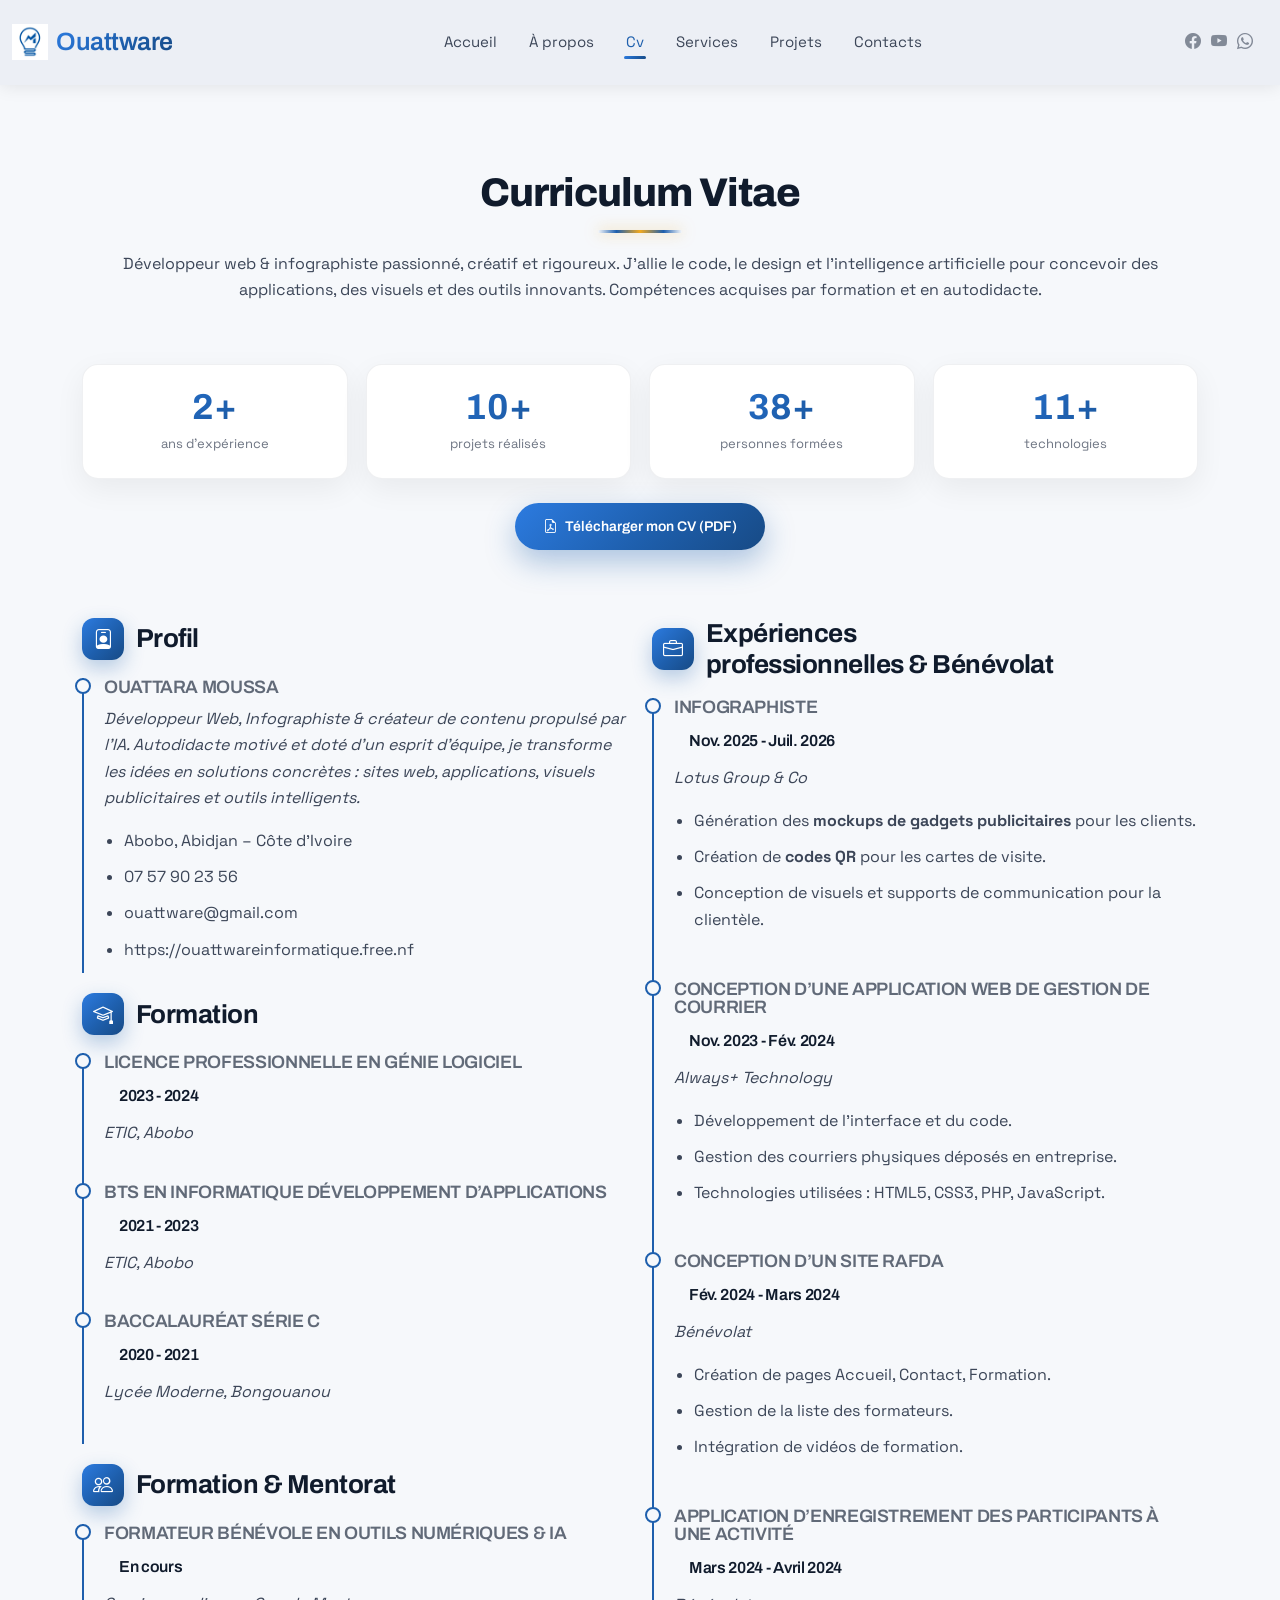
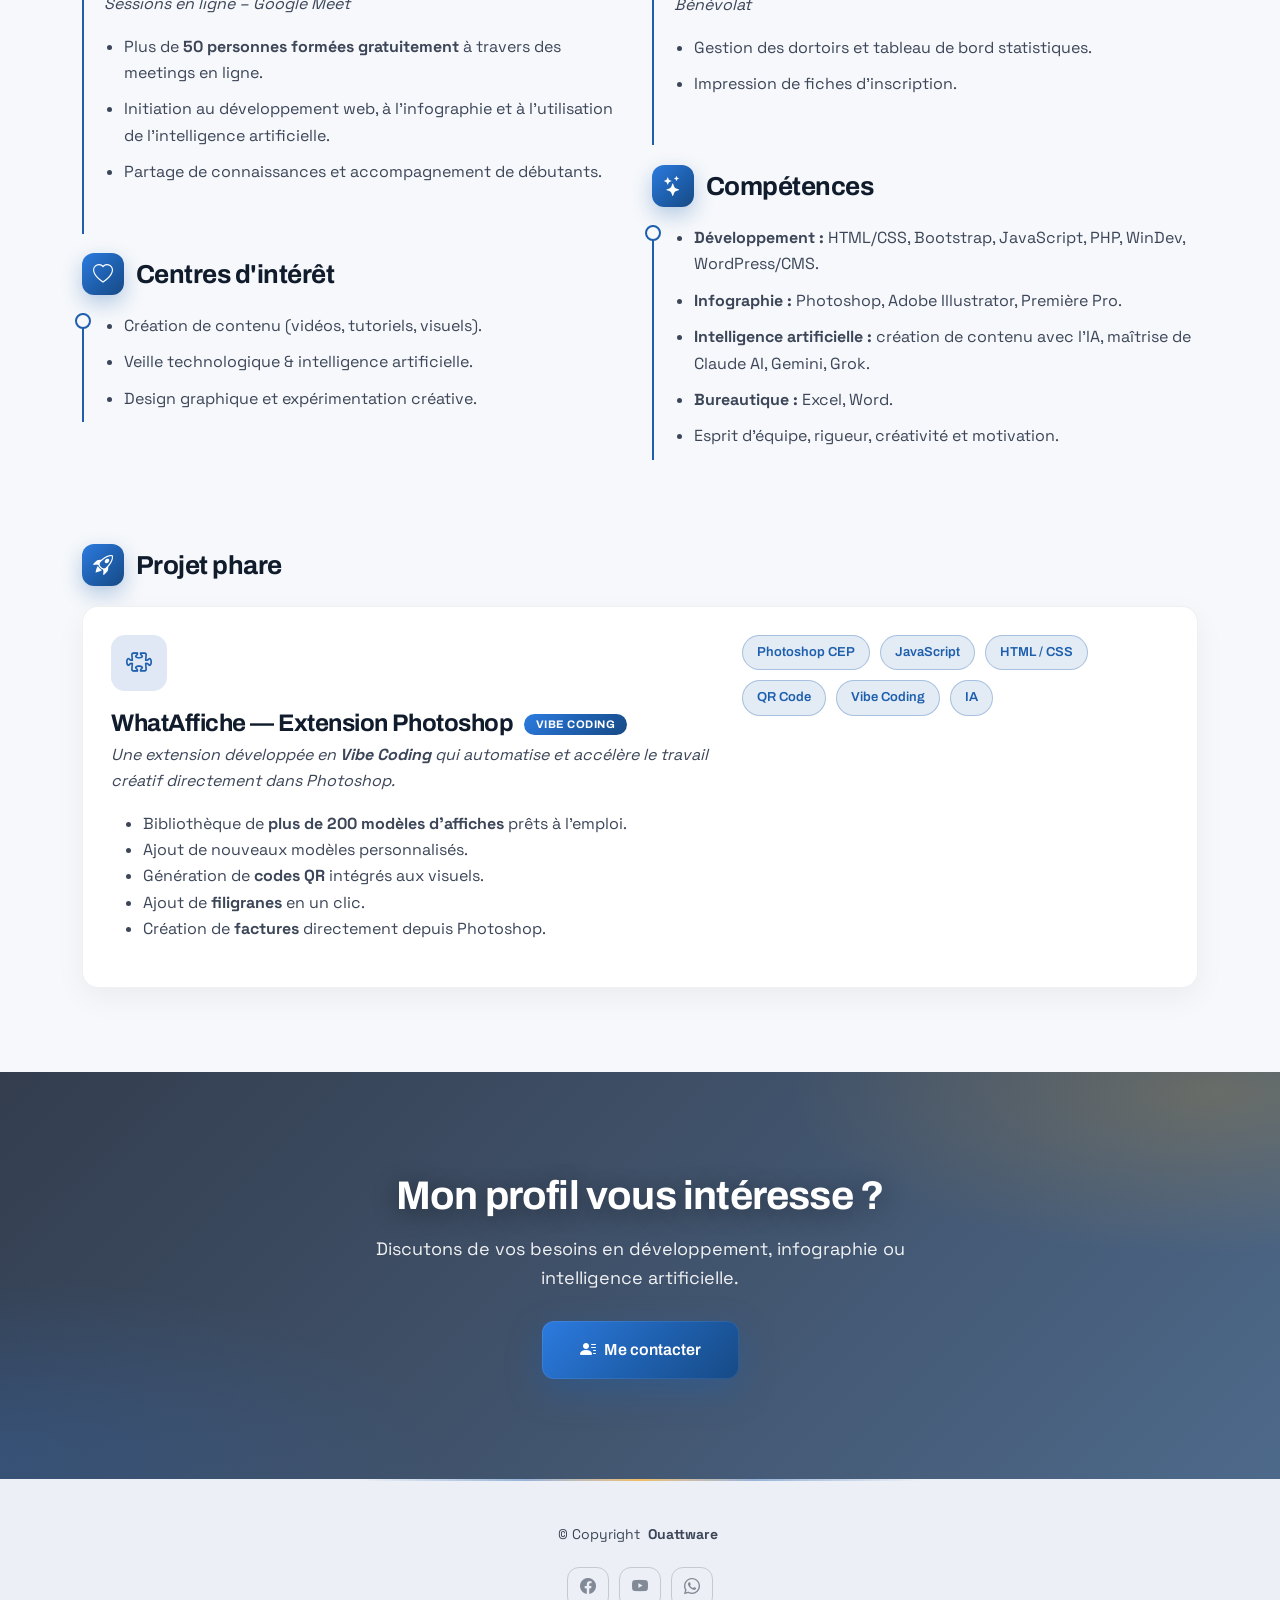
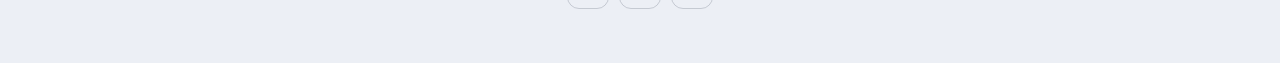
<file: resume.html>
<!DOCTYPE html>
<html lang="fr">

<head>
  <meta charset="utf-8">
  <meta content="width=device-width, initial-scale=1.0" name="viewport">
  <title>Mon parcours</title>
  <meta name="description" content="">
  <meta name="keywords" content="">

  <!-- Favicons -->
  <link href="assets/img/logo.png" rel="icon">
  <link href="assets/img/ouattware.jpg" rel="apple-touch-icon">

  <!-- Fonts -->
  <link href="https://fonts.googleapis.com" rel="preconnect">
  <link href="https://fonts.gstatic.com" rel="preconnect" crossorigin>
  <link href="https://fonts.googleapis.com/css2?family=Archivo:ital,wght@0,400;0,500;0,600;0,700;0,800;1,600&family=Space+Grotesk:wght@300;400;500;600;700&family=JetBrains+Mono:ital,wght@0,400;0,500;0,600;1,400&display=swap" rel="stylesheet">

  <!-- Vendor CSS Files -->
  <link href="assets/vendor/bootstrap/css/bootstrap.min.css" rel="stylesheet">
  <link href="assets/vendor/bootstrap-icons/bootstrap-icons.css" rel="stylesheet">
  <link href="assets/vendor/aos/aos.css" rel="stylesheet">
  <link href="assets/vendor/swiper/swiper-bundle.min.css" rel="stylesheet">
  <link href="assets/vendor/glightbox/css/glightbox.min.css" rel="stylesheet">

  <!-- Main CSS File -->
  <link href="assets/css/main.css" rel="stylesheet">

  <!-- =======================================================
  * Template Name: Kelly
  * Template URL: https://bootstrapmade.com/kelly-free-bootstrap-cv-resume-html-template/
  * Updated: Aug 07 2024 with Bootstrap v5.3.3
  * Author: BootstrapMade.com
  * License: https://bootstrapmade.com/license/
  ======================================================== -->
</head>

<body class="resume-page">

  <header id="header" class="header d-flex align-items-center light-background sticky-top">
    <div class="container-fluid position-relative d-flex align-items-center justify-content-between">

      <a href="index.html" class="logo d-flex align-items-center me-auto me-xl-0">
        <img src="assets/img/logo.png" alt="logo Ouattware">
        <h1 class="sitename">Ouattware</h1>
      </a>

      <nav id="navmenu" class="navmenu">
        <ul>
          <li><a href="index.html">Accueil</a></li>
          <li><a href="about.html">À propos</a></li>
          <li><a href="resume.html" class="active">Cv</a></li>
          <li><a href="services.html">Services</a></li>
          <li><a href="portfolio.html">Projets</a></li>
          <li><a href="contact.html">Contacts</a></li>
        </ul>
        <i class="mobile-nav-toggle d-xl-none bi bi-list"></i>
      </nav>

      <div class="header-social-links">
        <a href="https://web.facebook.com/ouattara.moussa.9659"><i class="bi bi-facebook"></i></a>
        <a href="https://www.youtube.com/@ouattware1-for-ma-tic862"><i class="bi bi-youtube"></i></a>
        <a href="https://wa.me/qr/3IEKDBV3Z6SHO1"><i class="bi bi-whatsapp"></i></a>
      </div>

    </div>
  </header>

  <main class="main">

  <!-- Resume Section -->
  <section id="resume" class="resume section">

    <!-- Section Title -->
    <div class="container section-title" data-aos="fade-up">
      <h2>Curriculum Vitae</h2>
      <p>Développeur web & infographiste passionné, créatif et rigoureux. J’allie le code, le design et l’intelligence artificielle pour concevoir des applications, des visuels et des outils innovants. Compétences acquises par formation et en autodidacte.</p>
    </div><!-- End Section Title -->

    <!-- Quick facts -->
    <div class="container" data-aos="fade-up" data-aos-delay="80">
      <div class="cv-facts">
        <div class="cv-fact">
          <div class="cv-fact-num"><span data-purecounter-start="0" data-purecounter-end="3" data-purecounter-duration="2" class="purecounter">0</span>+</div>
          <span class="cv-fact-label">ans d'expérience</span>
        </div>
        <div class="cv-fact">
          <div class="cv-fact-num"><span data-purecounter-start="0" data-purecounter-end="12" data-purecounter-duration="2" class="purecounter">0</span>+</div>
          <span class="cv-fact-label">projets réalisés</span>
        </div>
        <div class="cv-fact">
          <div class="cv-fact-num"><span data-purecounter-start="0" data-purecounter-end="50" data-purecounter-duration="2" class="purecounter">0</span>+</div>
          <span class="cv-fact-label">personnes formées</span>
        </div>
        <div class="cv-fact">
          <div class="cv-fact-num"><span data-purecounter-start="0" data-purecounter-end="15" data-purecounter-duration="2" class="purecounter">0</span>+</div>
          <span class="cv-fact-label">technologies</span>
        </div>
      </div>
      <div class="cv-actions text-center">
        <a class="cv-download" href="assets/Cv/MonCV%20actualis%C3%A9.pdf" download="Moussa-Ouattara-CV.pdf" target="_blank" rel="noopener"><i class="bi bi-file-earmark-pdf"></i> Télécharger mon CV (PDF)</a>
      </div>
    </div>

    <div class="container mt-5">

      <div class="row">

        <!-- Colonne gauche -->
        <div class="col-lg-6" data-aos="fade-up" data-aos-delay="100">
          <h3 class="resume-title"><i class="bi bi-person-badge"></i>Profil</h3>
          <div class="resume-item pb-0">
            <h4>OUATTARA Moussa</h4>
            <p><em>Développeur Web, Infographiste & créateur de contenu propulsé par l’IA. Autodidacte motivé et doté d’un esprit d’équipe, je transforme les idées en solutions concrètes : sites web, applications, visuels publicitaires et outils intelligents.</em></p>
            <ul>
              <li>Abobo, Abidjan – Côte d'Ivoire</li>
              <li>07 57 90 23 56</li>
              <li><span class="js-email"></span></li>
              <li>https://ouattwareinformatique.free.nf</li>
            </ul>
          </div><!-- End Resume Item -->

          <h3 class="resume-title"><i class="bi bi-mortarboard"></i>Formation</h3>
          <div class="resume-item">
            <h4>Licence Professionnelle en Génie Logiciel</h4>
            <h5>2023 - 2024</h5>
            <p><em>ETIC, Abobo</em></p>
          </div><!-- End Resume Item -->

          <div class="resume-item">
            <h4>BTS en Informatique Développement d’Applications</h4>
            <h5>2021 - 2023</h5>
            <p><em>ETIC, Abobo</em></p>
          </div><!-- End Resume Item -->

          <div class="resume-item">
            <h4>Baccalauréat Série C</h4>
            <h5>2020 - 2021</h5>
            <p><em>Lycée Moderne, Bongouanou</em></p>
          </div><!-- End Resume Item -->

          <h3 class="resume-title"><i class="bi bi-people"></i>Formation & Mentorat</h3>
          <div class="resume-item">
            <h4>Formateur bénévole en outils numériques & IA</h4>
            <h5>En cours</h5>
            <p><em>Sessions en ligne – Google Meet</em></p>
            <ul>
              <li>Plus de <strong>50 personnes formées gratuitement</strong> à travers des meetings en ligne.</li>
              <li>Initiation au développement web, à l’infographie et à l’utilisation de l’intelligence artificielle.</li>
              <li>Partage de connaissances et accompagnement de débutants.</li>
            </ul>
          </div><!-- End Resume Item -->

          <h3 class="resume-title"><i class="bi bi-heart"></i>Centres d'intérêt</h3>
          <div class="resume-item">
            <ul>
              <li>Création de contenu (vidéos, tutoriels, visuels).</li>
              <li>Veille technologique & intelligence artificielle.</li>
              <li>Design graphique et expérimentation créative.</li>
            </ul>
          </div><!-- End Resume Item -->

        </div>

        <!-- Colonne droite -->
        <div class="col-lg-6" data-aos="fade-up" data-aos-delay="200">
          <h3 class="resume-title"><i class="bi bi-briefcase"></i>Expériences professionnelles & Bénévolat</h3>

          <div class="resume-item">
            <h4>Infographiste</h4>
            <h5>Nov. 2025 - Juil. 2026</h5>
            <p><em>Lotus Group &amp; Co</em></p>
            <ul>
              <li>Génération des <strong>mockups de gadgets publicitaires</strong> pour les clients.</li>
              <li>Création de <strong>codes QR</strong> pour les cartes de visite.</li>
              <li>Conception de visuels et supports de communication pour la clientèle.</li>
            </ul>
          </div><!-- End Resume Item -->

          <div class="resume-item">
            <h4>Conception d’une application web de gestion de courrier</h4>
            <h5>Nov. 2023 - Fév. 2024</h5>
            <p><em>Always+ Technology</em></p>
            <ul>
              <li>Développement de l’interface et du code.</li>
              <li>Gestion des courriers physiques déposés en entreprise.</li>
              <li>Technologies utilisées : HTML5, CSS3, PHP, JavaScript.</li>
            </ul>
          </div><!-- End Resume Item -->

          <div class="resume-item">
            <h4>Conception d’un site RafDa</h4>
            <h5>Fév. 2024 - Mars 2024</h5>
            <p><em>Bénévolat</em></p>
            <ul>
              <li>Création de pages Accueil, Contact, Formation.</li>
              <li>Gestion de la liste des formateurs.</li>
              <li>Intégration de vidéos de formation.</li>
            </ul>
          </div><!-- End Resume Item -->

          <div class="resume-item">
            <h4>Application d’enregistrement des participants à une activité</h4>
            <h5>Mars 2024 - Avril 2024</h5>
            <p><em>Bénévolat</em></p>
            <ul>
              <li>Gestion des dortoirs et tableau de bord statistiques.</li>
              <li>Impression de fiches d’inscription.</li>
            </ul>
          </div><!-- End Resume Item -->

          <h3 class="resume-title"><i class="bi bi-stars"></i>Compétences</h3>
          <div class="resume-item">
            <ul>
              <li><strong>Développement :</strong> HTML/CSS, Bootstrap, JavaScript, PHP, WinDev, WordPress/CMS.</li>
              <li><strong>Infographie :</strong> Photoshop, Adobe Illustrator, Première Pro.</li>
              <li><strong>Intelligence artificielle :</strong> création de contenu avec l’IA, maîtrise de Claude AI, Gemini, Grok.</li>
              <li><strong>Bureautique :</strong> Excel, Word.</li>
              <li>Esprit d’équipe, rigueur, créativité et motivation.</li>
            </ul>
          </div><!-- End Resume Item -->

        </div>

      </div>

      <!-- Projet phare : WhatAffiche -->
      <div class="row mt-5" data-aos="fade-up" data-aos-delay="100">
        <div class="col-12">
          <h3 class="resume-title"><i class="bi bi-rocket-takeoff"></i>Projet phare</h3>
        </div>
        <div class="col-12">
          <div class="feature-card">
            <div class="row align-items-start gy-4">
              <div class="col-lg-7">
                <div class="feature-icon"><i class="bi bi-puzzle"></i></div>
                <h4 class="mb-1">WhatAffiche — Extension Photoshop <span class="badge-soft">Vibe Coding</span></h4>
                <p class="fst-italic">Une extension développée en <strong>Vibe Coding</strong> qui automatise et accélère le travail créatif directement dans Photoshop.</p>
                <ul>
                  <li>Bibliothèque de <strong>plus de 200 modèles d’affiches</strong> prêts à l’emploi.</li>
                  <li>Ajout de nouveaux modèles personnalisés.</li>
                  <li>Génération de <strong>codes QR</strong> intégrés aux visuels.</li>
                  <li>Ajout de <strong>filigranes</strong> en un clic.</li>
                  <li>Création de <strong>factures</strong> directement depuis Photoshop.</li>
                </ul>
              </div>
              <div class="col-lg-5">
                <ul class="tech-pills">
                  <li>Photoshop CEP</li>
                  <li>JavaScript</li>
                  <li>HTML / CSS</li>
                  <li>QR Code</li>
                  <li>Vibe Coding</li>
                  <li>IA</li>
                </ul>
              </div>
            </div>
          </div>
        </div>
      </div>

    </div>

  </section><!-- /Resume Section -->

  <!-- Immersive parallax CTA band -->
  <section class="parallax-band cta-band" style="background-image: url('assets/img/bg/workspace.jpg');">
    <div class="container" data-aos="fade-up">
      <h2>Mon profil vous intéresse&nbsp;?</h2>
      <p>Discutons de vos besoins en développement, infographie ou intelligence artificielle.</p>
      <a href="contact.html" class="btn-cta"><i class="bi bi-person-lines-fill me-2"></i>Me contacter</a>
    </div>
  </section>

</main>


  <footer id="footer" class="footer light-background">

    <div class="container">
      <div class="copyright text-center ">
        <p>© <span>Copyright</span> <strong class="px-1 sitename">Ouattware</strong> </p>
      </div>
      <div class="social-links d-flex justify-content-center">
        <a href="https://web.facebook.com/ouattara.moussa.9659"><i class="bi bi-facebook"></i></a>
        <a href="https://www.youtube.com/@ouattware1-for-ma-tic862"><i class="bi bi-youtube"></i></a>
        <a href="tel:+2250757902356"><i class="bi bi-whatsapp"></i></a>
      </div>
      <div class="credits">
      </div>
    </div>

  </footer>

  <!-- Scroll Top -->
  <a href="#" id="scroll-top" class="scroll-top d-flex align-items-center justify-content-center"><i class="bi bi-arrow-up-short"></i></a>

  <!-- Preloader -->
  <div id="preloader"></div>

  <!-- Vendor JS Files -->
  <script src="assets/vendor/bootstrap/js/bootstrap.bundle.min.js"></script>
  <script src="assets/vendor/php-email-form/validate.js"></script>
  <script src="assets/vendor/aos/aos.js"></script>
  <script src="assets/vendor/waypoints/noframework.waypoints.js"></script>
  <script src="assets/vendor/purecounter/purecounter_vanilla.js"></script>
  <script src="assets/vendor/swiper/swiper-bundle.min.js"></script>
  <script src="assets/vendor/glightbox/js/glightbox.min.js"></script>
  <script src="assets/vendor/imagesloaded/imagesloaded.pkgd.min.js"></script>
  <script src="assets/vendor/isotope-layout/isotope.pkgd.min.js"></script>

  <!-- Main JS File -->
  <script src="assets/js/main.js"></script>

  <!-- Email masqué : reconstruit côté client pour éviter le scraping -->
  <script>
    (function () {
      var e = atob('b3VhdHR3YXJlQGdtYWlsLmNvbQ==');
      document.querySelectorAll('.js-email').forEach(function (el) {
        el.textContent = e;
        if (el.tagName === 'A') el.setAttribute('href', 'mailto:' + e);
      });
    })();
  </script>

</body>

</html>
</file>
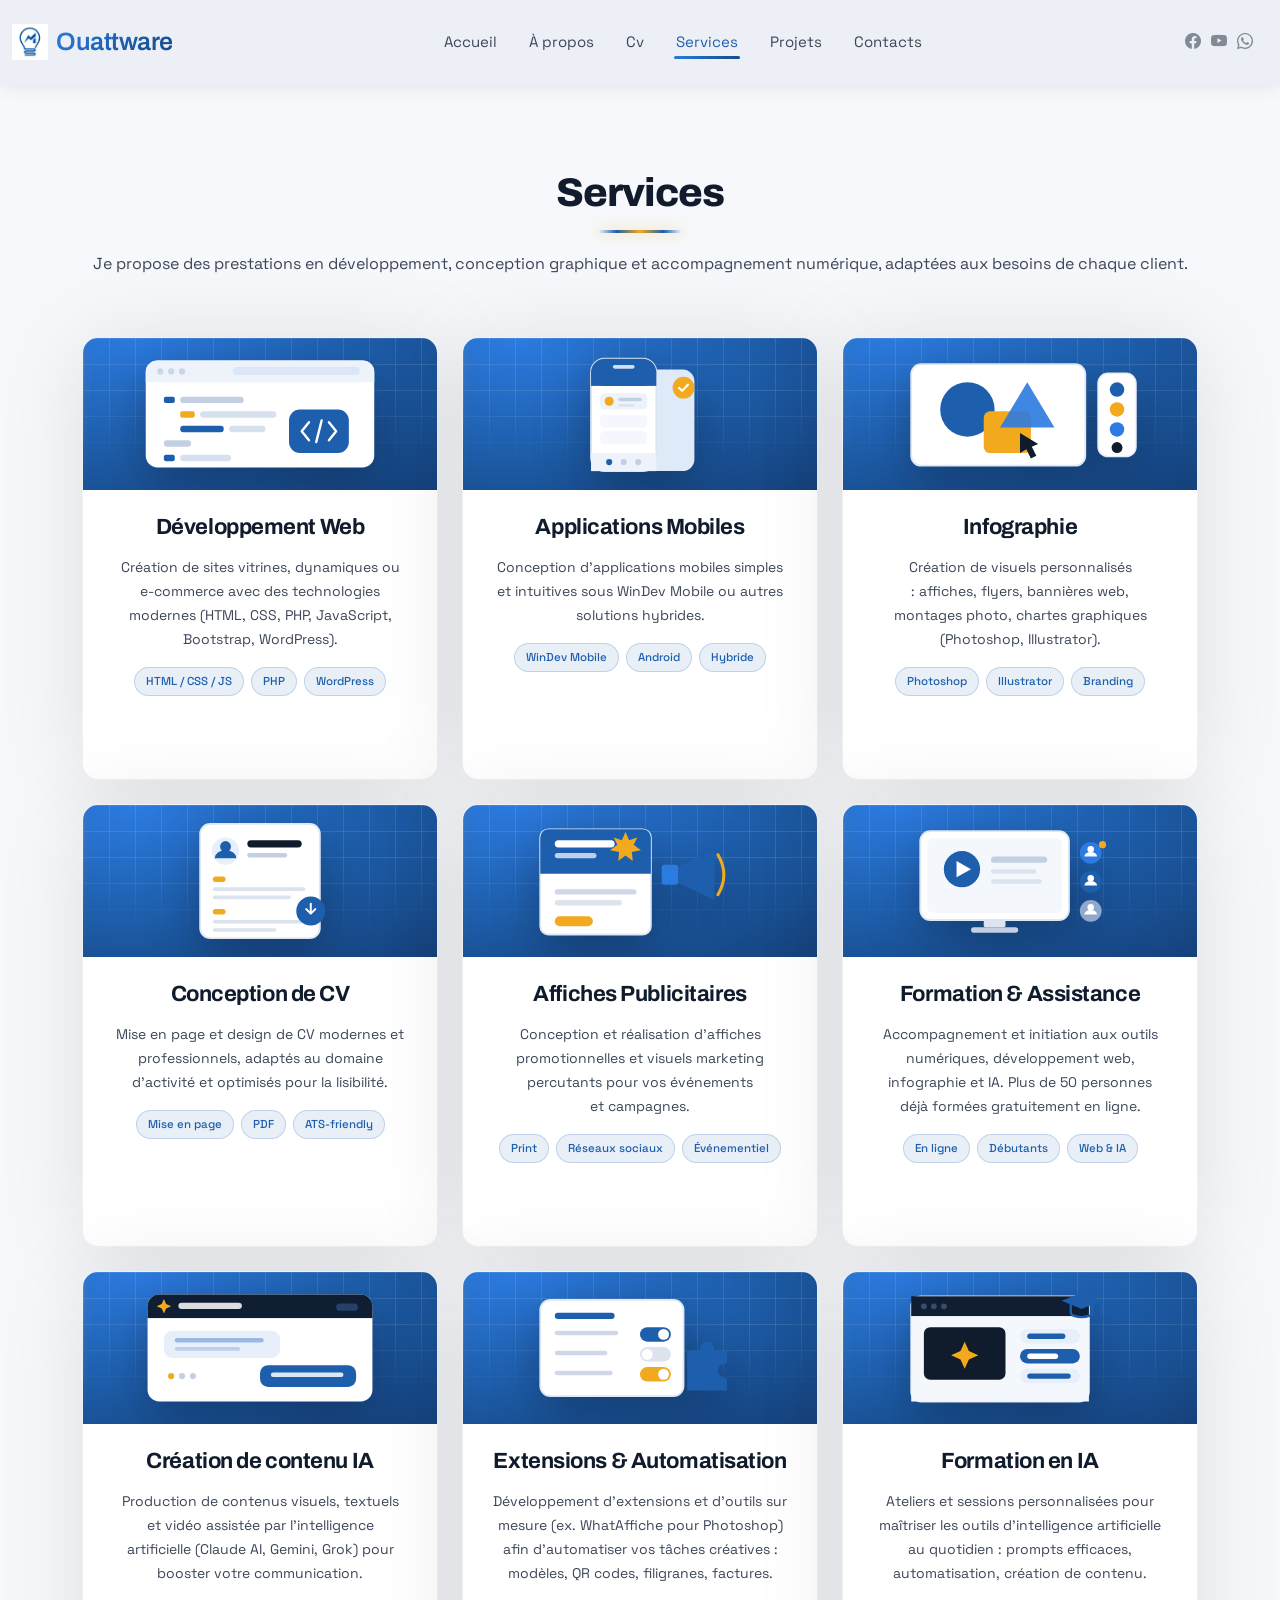
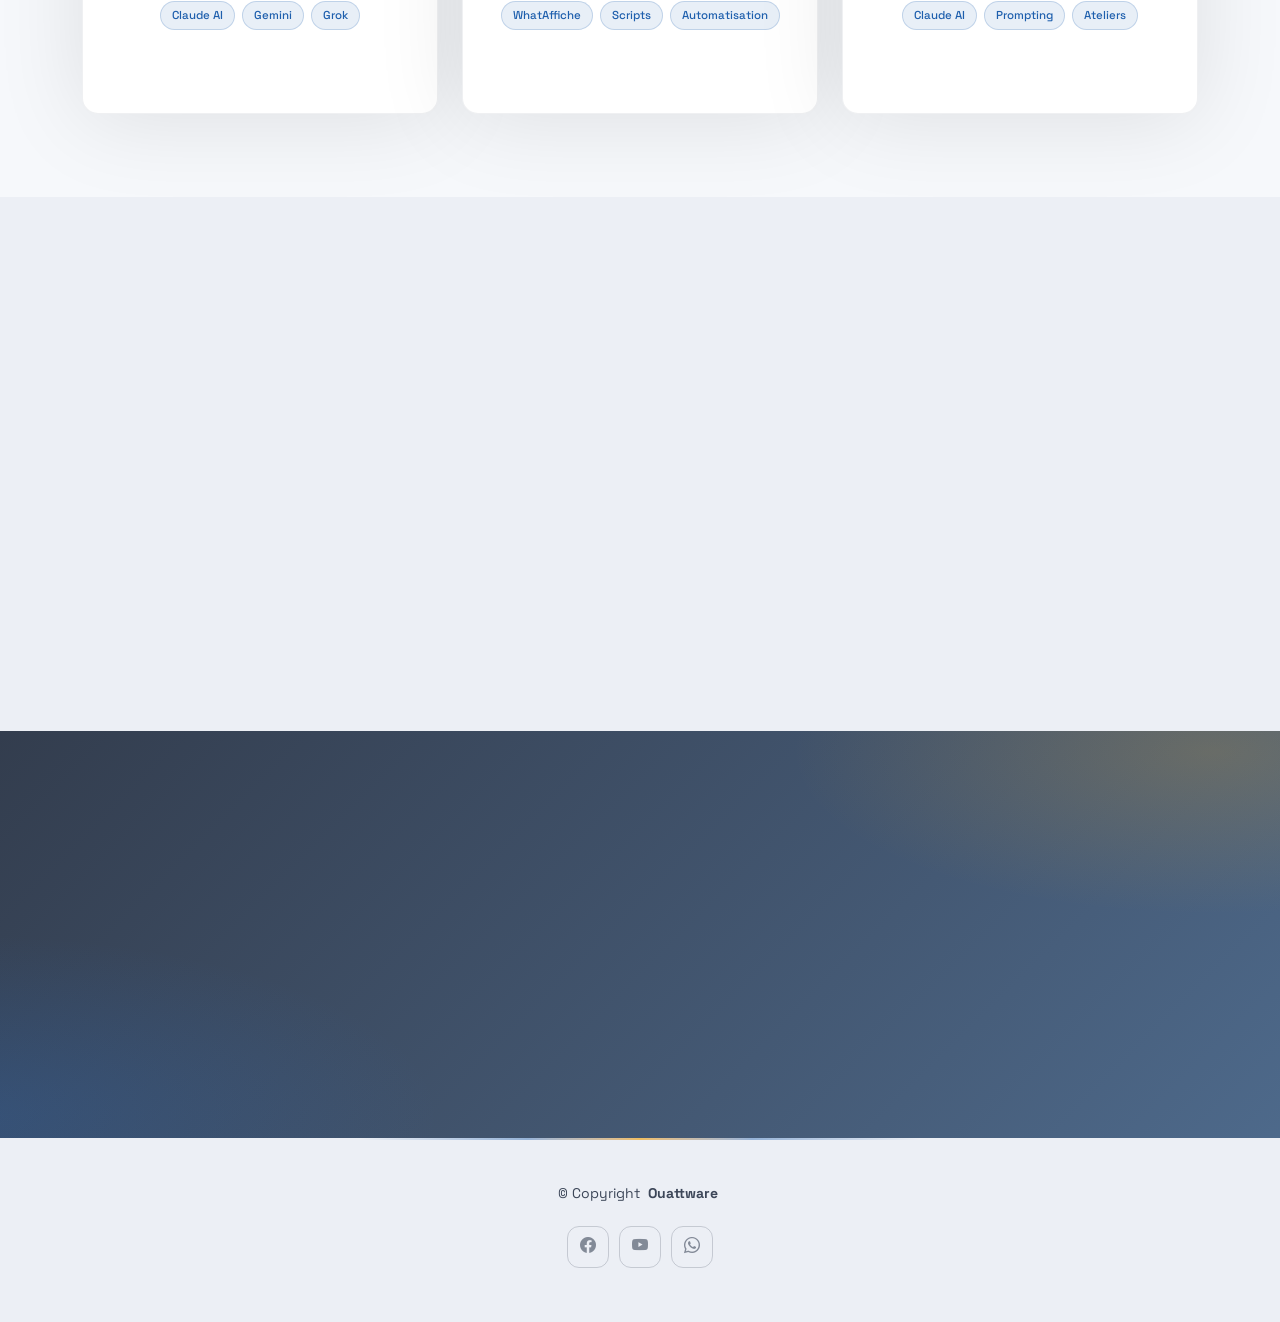
<file: services.html>
<!DOCTYPE html>
<html lang="fr">

<head>
  <meta charset="utf-8">
  <meta content="width=device-width, initial-scale=1.0" name="viewport">
  <title>Mes services</title>
  <meta name="description" content="">
  <meta name="keywords" content="">

  <!-- Favicons -->
  <link href="assets/img/logo.png" rel="icon">
  <link href="assets/img/ouattware.jpg" rel="apple-touch-icon">

  <!-- Fonts -->
  <link href="https://fonts.googleapis.com" rel="preconnect">
  <link href="https://fonts.gstatic.com" rel="preconnect" crossorigin>
  <link href="https://fonts.googleapis.com/css2?family=Archivo:ital,wght@0,400;0,500;0,600;0,700;0,800;1,600&family=Space+Grotesk:wght@300;400;500;600;700&family=JetBrains+Mono:ital,wght@0,400;0,500;0,600;1,400&display=swap" rel="stylesheet">

  <!-- Vendor CSS Files -->
  <link href="assets/vendor/bootstrap/css/bootstrap.min.css" rel="stylesheet">
  <link href="assets/vendor/bootstrap-icons/bootstrap-icons.css" rel="stylesheet">
  <link href="assets/vendor/aos/aos.css" rel="stylesheet">
  <link href="assets/vendor/swiper/swiper-bundle.min.css" rel="stylesheet">
  <link href="assets/vendor/glightbox/css/glightbox.min.css" rel="stylesheet">

  <!-- Main CSS File -->
  <link href="assets/css/main.css" rel="stylesheet">

  <!-- =======================================================
  * Template Name: Kelly
  * Template URL: https://bootstrapmade.com/kelly-free-bootstrap-cv-resume-html-template/
  * Updated: Aug 07 2024 with Bootstrap v5.3.3
  * Author: BootstrapMade.com
  * License: https://bootstrapmade.com/license/
  ======================================================== -->
</head>

<body class="services-page">

  <header id="header" class="header d-flex align-items-center light-background sticky-top">
    <div class="container-fluid position-relative d-flex align-items-center justify-content-between">

      <a href="index.html" class="logo d-flex align-items-center me-auto me-xl-0">
        <img src="assets/img/logo.png" alt="logo Ouattware">
        <h1 class="sitename">Ouattware</h1>
      </a>

      <nav id="navmenu" class="navmenu">
        <ul>
          <li><a href="index.html">Accueil</a></li>
          <li><a href="about.html">À propos</a></li>
          <li><a href="resume.html">Cv</a></li>
          <li><a href="services.html" class="active">Services</a></li>
          <li><a href="portfolio.html">Projets</a></li>
          <li><a href="contact.html">Contacts</a></li>
        </ul>
        <i class="mobile-nav-toggle d-xl-none bi bi-list"></i>
      </nav>

      <div class="header-social-links">
        <a href="https://web.facebook.com/ouattara.moussa.9659"><i class="bi bi-facebook"></i></a>
        <a href="https://www.youtube.com/@ouattware1-for-ma-tic862"><i class="bi bi-youtube"></i></a>
        <a href="https://wa.me/qr/3IEKDBV3Z6SHO1"><i class="bi bi-whatsapp"></i></a>
      </div>

    </div>
  </header>

  <main class="main">

  <!-- Services Section -->
  <section id="services" class="services section">

    <!-- Section Title -->
    <div class="container section-title" data-aos="fade-up">
      <h2>Services</h2>
      <p>Je propose des prestations en développement, conception graphique et accompagnement numérique, adaptées aux besoins de chaque client.</p>
    </div><!-- End Section Title -->

    <div class="container">

      <div class="row gy-4">

        <!-- Développement Web -->
        <div class="col-lg-4 col-md-6" data-aos="fade-up" data-aos-delay="100">
          <div class="service-item item-cyan position-relative">
            <div class="svc-illus" aria-hidden="true"><span class="svc-illus__grid"></span><span class="svc-illus__sweep"></span><svg class="svc-illus__art" viewBox="0 0 300 150" role="img" aria-label="Développement web" xmlns="http://www.w3.org/2000/svg"><rect x="24" y="16" width="252" height="118" rx="13" fill="#ffffff"/><rect x="24" y="16" width="252" height="24" rx="13" fill="#eef3fb"/><rect x="24" y="30" width="252" height="10" fill="#eef3fb"/><circle cx="40" cy="28" r="3.4" fill="#c9d6ea"/><circle cx="52" cy="28" r="3.4" fill="#c9d6ea"/><circle cx="64" cy="28" r="3.4" fill="#c9d6ea"/><rect x="120" y="23" width="140" height="9" rx="4.5" fill="#dbe6f6"/><rect x="44" y="56" width="12" height="7" rx="2" fill="#1e5fad"/><rect x="62" y="56" width="70" height="7" rx="3.5" fill="#c3d0e4"/><rect x="62" y="72" width="16" height="7" rx="2" fill="#f2a91e"/><rect x="84" y="72" width="84" height="7" rx="3.5" fill="#d7e0ee"/><rect x="62" y="88" width="48" height="7" rx="3.5" fill="#1e5fad"/><rect x="116" y="88" width="40" height="7" rx="3.5" fill="#d7e0ee"/><rect x="44" y="104" width="30" height="7" rx="3.5" fill="#c3d0e4"/><rect x="44" y="120" width="12" height="7" rx="2" fill="#1e5fad"/><rect x="62" y="120" width="56" height="7" rx="3.5" fill="#d7e0ee"/><rect x="182" y="70" width="66" height="48" rx="12" fill="#1e5fad"/><g stroke="#ffffff" stroke-width="2.6" fill="none" stroke-linecap="round" stroke-linejoin="round"><path d="M204 84 l-8 10 l8 10"/><path d="M226 84 l8 10 l-8 10"/><path d="M218 82 l-6 24" class="art-pulse"/></g></svg></div>
            <div class="icon">
              <i class="bi bi-code-slash"></i>
            </div>
            <h3>Développement Web</h3>
            <p>Création de sites vitrines, dynamiques ou e-commerce avec des technologies modernes (HTML, CSS, PHP, JavaScript, Bootstrap, WordPress).</p>
            <div class="service-tags"><span>HTML / CSS / JS</span><span>PHP</span><span>WordPress</span></div>
          </div>
        </div><!-- End Service Item -->

        <!-- Développement Mobile -->
        <div class="col-lg-4 col-md-6" data-aos="fade-up" data-aos-delay="200">
          <div class="service-item item-orange position-relative">
            <div class="svc-illus" aria-hidden="true"><span class="svc-illus__grid"></span><span class="svc-illus__sweep"></span><svg class="svc-illus__art" viewBox="0 0 300 150" role="img" aria-label="Applications mobiles" xmlns="http://www.w3.org/2000/svg"><rect x="150" y="26" width="60" height="112" rx="13" fill="#dfeaf8"/><rect x="96" y="14" width="72" height="124" rx="15" fill="#ffffff" stroke="#dbe4f0" stroke-width="2"/><rect x="96" y="14" width="72" height="30" rx="15" fill="#1e5fad"/><rect x="96" y="30" width="72" height="14" fill="#1e5fad"/><rect x="120" y="21" width="24" height="4" rx="2" fill="#ffffff" opacity=".8"/><rect x="106" y="52" width="52" height="18" rx="5" fill="#eef3fb"/><circle cx="116" cy="61" r="5" fill="#f2a91e"/><rect x="126" y="57" width="26" height="4" rx="2" fill="#c3d0e4"/><rect x="126" y="64" width="18" height="3" rx="1.5" fill="#dbe3ef"/><rect x="106" y="76" width="52" height="14" rx="5" fill="#f4f7fc"/><rect x="106" y="94" width="52" height="14" rx="5" fill="#f4f7fc"/><rect x="96" y="118" width="72" height="20" fill="#eef3fb"/><circle cx="116" cy="128" r="3.4" fill="#1e5fad"/><circle cx="132" cy="128" r="3.4" fill="#c3d0e4"/><circle cx="148" cy="128" r="3.4" fill="#c3d0e4"/><circle cx="198" cy="46" r="12" fill="#f2a91e" class="art-pulse"/><path d="M193 46 l3.5 3.5 l6.5 -7" stroke="#fff" stroke-width="2.2" fill="none" stroke-linecap="round" stroke-linejoin="round"/></svg></div>
            <div class="icon">
              <i class="bi bi-phone"></i>
            </div>
            <h3>Applications Mobiles</h3>
            <p>Conception d’applications mobiles simples et intuitives sous WinDev Mobile ou autres solutions hybrides.</p>
            <div class="service-tags"><span>WinDev Mobile</span><span>Android</span><span>Hybride</span></div>
          </div>
        </div><!-- End Service Item -->

        <!-- Infographie -->
        <div class="col-lg-4 col-md-6" data-aos="fade-up" data-aos-delay="300">
          <div class="service-item item-teal position-relative">
            <div class="svc-illus" aria-hidden="true"><span class="svc-illus__grid"></span><span class="svc-illus__sweep"></span><svg class="svc-illus__art" viewBox="0 0 300 150" role="img" aria-label="Infographie et design" xmlns="http://www.w3.org/2000/svg"><rect x="30" y="20" width="192" height="112" rx="11" fill="#ffffff" stroke="#e0e8f3" stroke-width="2"/><circle cx="92" cy="70" r="30" fill="#1e5fad"/><rect x="110" y="72" width="52" height="46" rx="7" fill="#f2a91e"/><path d="M158 40 l30 50 h-60 z" fill="#2c7be0" opacity=".9"/><path d="M150 96 l20 12 l-7 3 l5 10 l-6 3 l-5 -10 l-7 4 z" fill="#101b2c"/><rect x="236" y="30" width="42" height="92" rx="11" fill="#ffffff" stroke="#e6ecf5" stroke-width="1.5"/><circle cx="257" cy="48" r="8" fill="#1e5fad"/><circle cx="257" cy="70" r="8" fill="#f2a91e"/><circle cx="257" cy="92" r="8" fill="#2c7be0"/><circle cx="257" cy="112" r="6" fill="#101b2c" class="art-pulse"/></svg></div>
            <div class="icon">
              <i class="bi bi-brush"></i>
            </div>
            <h3>Infographie</h3>
            <p>Création de visuels personnalisés : affiches, flyers, bannières web, montages photo, chartes graphiques (Photoshop, Illustrator).</p>
            <div class="service-tags"><span>Photoshop</span><span>Illustrator</span><span>Branding</span></div>
          </div>
        </div><!-- End Service Item -->

        <!-- Conception de CV -->
        <div class="col-lg-4 col-md-6" data-aos="fade-up" data-aos-delay="400">
          <div class="service-item item-red position-relative">
            <div class="svc-illus" aria-hidden="true"><span class="svc-illus__grid"></span><span class="svc-illus__sweep"></span><svg class="svc-illus__art" viewBox="0 0 300 150" role="img" aria-label="Conception de CV" xmlns="http://www.w3.org/2000/svg"><rect x="84" y="12" width="132" height="126" rx="11" fill="#ffffff" stroke="#e0e8f3" stroke-width="2"/><circle cx="112" cy="42" r="15" fill="#e7effb"/><circle cx="112" cy="37" r="6" fill="#1e5fad"/><path d="M100 50 a12 9 0 0 1 24 0 z" fill="#1e5fad"/><rect x="136" y="30" width="60" height="8" rx="4" fill="#101b2c"/><rect x="136" y="44" width="44" height="5" rx="2.5" fill="#c3d0e4"/><rect x="98" y="70" width="14" height="6" rx="3" fill="#f2a91e"/><rect x="98" y="82" width="102" height="4" rx="2" fill="#dbe3ef"/><rect x="98" y="91" width="86" height="4" rx="2" fill="#dbe3ef"/><rect x="98" y="106" width="14" height="6" rx="3" fill="#f2a91e"/><rect x="98" y="118" width="102" height="4" rx="2" fill="#dbe3ef"/><rect x="98" y="127" width="70" height="4" rx="2" fill="#dbe3ef"/><g transform="translate(192 94)"><circle cx="14" cy="14" r="16" fill="#1e5fad" class="art-pulse"/><path d="M14 6 v10 M9 12 l5 5 l5 -5" stroke="#fff" stroke-width="2.2" fill="none" stroke-linecap="round" stroke-linejoin="round"/></g></svg></div>
            <div class="icon">
              <i class="bi bi-file-earmark-person"></i>
            </div>
            <h3>Conception de CV</h3>
            <p>Mise en page et design de CV modernes et professionnels, adaptés au domaine d’activité et optimisés pour la lisibilité.</p>
            <div class="service-tags"><span>Mise en page</span><span>PDF</span><span>ATS-friendly</span></div>
          </div>
        </div><!-- End Service Item -->

        <!-- Création d'affiches publicitaires -->
        <div class="col-lg-4 col-md-6" data-aos="fade-up" data-aos-delay="500">
          <div class="service-item item-indigo position-relative">
            <div class="svc-illus" aria-hidden="true"><span class="svc-illus__grid"></span><span class="svc-illus__sweep"></span><svg class="svc-illus__art" viewBox="0 0 300 150" role="img" aria-label="Affiches publicitaires" xmlns="http://www.w3.org/2000/svg"><rect x="40" y="18" width="122" height="116" rx="9" fill="#ffffff" stroke="#e0e8f3" stroke-width="2"/><path d="M40 27 a9 9 0 0 1 9 -9 h104 a9 9 0 0 1 9 9 v40 h-122 z" fill="#1e5fad"/><rect x="56" y="30" width="66" height="8" rx="4" fill="#ffffff"/><rect x="56" y="44" width="46" height="6" rx="3" fill="#bcd0ee"/><g transform="translate(134 36)" class="art-pulse"><path d="M0 -15 l4 9 l9 -3 l-4 8 l8 6 l-10 2 l1 10 l-8 -6 l-8 6 l1 -10 l-10 -2 l8 -6 l-4 -8 l9 3 z" fill="#f2a91e"/></g><rect x="56" y="84" width="90" height="6" rx="3" fill="#cfd8e6"/><rect x="56" y="96" width="74" height="6" rx="3" fill="#dde4ee"/><rect x="56" y="114" width="42" height="11" rx="5.5" fill="#f2a91e"/><g transform="translate(190 50)"><path d="M0 10 l42 -20 v56 l-42 -20 z" fill="#1e5fad"/><rect x="-16" y="7" width="18" height="22" rx="3" fill="#2c7be0"/><path d="M46 -4 q13 22 0 44" stroke="#f2a91e" stroke-width="3.4" fill="none" stroke-linecap="round"/></g></svg></div>
            <div class="icon">
              <i class="bi bi-megaphone"></i>
            </div>
            <h3>Affiches Publicitaires</h3>
            <p>Conception et réalisation d’affiches promotionnelles et visuels marketing percutants pour vos événements et campagnes.</p>
            <div class="service-tags"><span>Print</span><span>Réseaux sociaux</span><span>Événementiel</span></div>
          </div>
        </div><!-- End Service Item -->

        <!-- Formation & Assistance -->
        <div class="col-lg-4 col-md-6" data-aos="fade-up" data-aos-delay="600">
          <div class="service-item item-pink position-relative">
            <div class="svc-illus" aria-hidden="true"><span class="svc-illus__grid"></span><span class="svc-illus__sweep"></span><svg class="svc-illus__art" viewBox="0 0 300 150" role="img" aria-label="Formation et assistance" xmlns="http://www.w3.org/2000/svg"><rect x="40" y="20" width="164" height="98" rx="11" fill="#ffffff" stroke="#e0e8f3" stroke-width="2"/><rect x="48" y="28" width="148" height="82" rx="6" fill="#f4f7fc"/><circle cx="86" cy="62" r="20" fill="#1e5fad"/><path d="M80 53 l16 9 l-16 9 z" fill="#ffffff"/><rect x="118" y="48" width="62" height="7" rx="3.5" fill="#c3d0e4"/><rect x="118" y="62" width="50" height="5" rx="2.5" fill="#dbe3ef"/><rect x="118" y="73" width="56" height="5" rx="2.5" fill="#dbe3ef"/><rect x="110" y="118" width="24" height="8" rx="2" fill="#dbe4f0"/><rect x="96" y="126" width="52" height="6" rx="3" fill="#c3d0e4"/><g><circle cx="228" cy="44" r="12" fill="#2c7be0"/><circle cx="228" cy="40" r="3.6" fill="#fff"/><path d="M221 48 a7 5 0 0 1 14 0z" fill="#fff"/><circle cx="228" cy="76" r="12" fill="#1e5fad"/><circle cx="228" cy="72" r="3.6" fill="#fff"/><path d="M221 80 a7 5 0 0 1 14 0z" fill="#fff"/><circle cx="228" cy="108" r="12" fill="#8fa8cc"/><circle cx="228" cy="104" r="3.6" fill="#fff"/><path d="M221 112 a7 5 0 0 1 14 0z" fill="#fff"/><circle cx="241" cy="35" r="4" fill="#f2a91e" class="art-pulse"/></g></svg></div>
            <div class="icon">
              <i class="bi bi-person-video3"></i>
            </div>
            <h3>Formation & Assistance</h3>
            <p>Accompagnement et initiation aux outils numériques, développement web, infographie et IA. Plus de 50 personnes déjà formées gratuitement en ligne.</p>
            <div class="service-tags"><span>En ligne</span><span>Débutants</span><span>Web &amp; IA</span></div>
          </div>
        </div><!-- End Service Item -->

        <!-- Création de contenu IA -->
        <div class="col-lg-4 col-md-6" data-aos="fade-up" data-aos-delay="700">
          <div class="service-item item-cyan position-relative">
            <div class="svc-illus" aria-hidden="true"><span class="svc-illus__grid"></span><span class="svc-illus__sweep"></span><svg class="svc-illus__art" viewBox="0 0 300 150" role="img" aria-label="Création de contenu IA" xmlns="http://www.w3.org/2000/svg"><rect x="26" y="16" width="248" height="118" rx="13" fill="#ffffff"/><rect x="26" y="16" width="248" height="26" rx="13" fill="#0f1e33"/><rect x="26" y="30" width="248" height="12" fill="#0f1e33"/><g transform="translate(44 29)" class="art-pulse"><path d="M0 -8 l2.4 5.6 l5.6 2.4 l-5.6 2.4 l-2.4 5.6 l-2.4 -5.6 l-5.6 -2.4 l5.6 -2.4 z" fill="#f2a91e"/></g><rect x="60" y="25" width="70" height="7" rx="3.5" fill="#ffffff" opacity=".85"/><rect x="234" y="26" width="24" height="8" rx="4" fill="#26406a"/><rect x="44" y="56" width="128" height="30" rx="9" fill="#e7effb"/><rect x="56" y="64" width="98" height="5" rx="2.5" fill="#9bb8e2"/><rect x="56" y="74" width="72" height="4" rx="2" fill="#bcd0ee"/><rect x="150" y="94" width="106" height="24" rx="9" fill="#1e5fad"/><rect x="162" y="102" width="80" height="5" rx="2.5" fill="#ffffff" opacity=".85"/><g><circle cx="52" cy="106" r="3.4" fill="#f2a91e" class="art-pulse"/><circle cx="64" cy="106" r="3.4" fill="#c3d0e4"/><circle cx="76" cy="106" r="3.4" fill="#c3d0e4"/></g></svg></div>
            <div class="icon">
              <i class="bi bi-robot"></i>
            </div>
            <h3>Création de contenu IA</h3>
            <p>Production de contenus visuels, textuels et vidéo assistée par l’intelligence artificielle (Claude AI, Gemini, Grok) pour booster votre communication.</p>
            <div class="service-tags"><span>Claude AI</span><span>Gemini</span><span>Grok</span></div>
          </div>
        </div><!-- End Service Item -->

        <!-- Extensions & Automatisation -->
        <div class="col-lg-4 col-md-6" data-aos="fade-up" data-aos-delay="800">
          <div class="service-item item-orange position-relative">
            <div class="svc-illus" aria-hidden="true"><span class="svc-illus__grid"></span><span class="svc-illus__sweep"></span><svg class="svc-illus__art" viewBox="0 0 300 150" role="img" aria-label="Extensions et automatisation" xmlns="http://www.w3.org/2000/svg"><rect x="40" y="22" width="158" height="106" rx="11" fill="#ffffff" stroke="#e0e8f3" stroke-width="2"/><rect x="56" y="36" width="66" height="7" rx="3.5" fill="#1e5fad"/><rect x="56" y="56" width="70" height="5" rx="2.5" fill="#cfd8e6"/><rect x="150" y="52" width="34" height="16" rx="8" fill="#1e5fad"/><circle cx="176" cy="60" r="6" fill="#fff"/><rect x="56" y="78" width="58" height="5" rx="2.5" fill="#cfd8e6"/><rect x="150" y="74" width="34" height="16" rx="8" fill="#dbe3ef"/><circle cx="158" cy="82" r="6" fill="#fff"/><rect x="56" y="100" width="64" height="5" rx="2.5" fill="#cfd8e6"/><rect x="150" y="96" width="34" height="16" rx="8" fill="#f2a91e"/><circle cx="176" cy="104" r="6" fill="#fff"/><g transform="translate(198 58)" class="art-pulse"><path d="M4 20 h12 a2 2 0 0 0 2 -2 a8 8 0 1 1 16 0 a2 2 0 0 0 2 2 h12 v12 a2 2 0 0 1 -2 2 a8 8 0 1 0 0 16 a2 2 0 0 1 2 2 v12 h-44 z" fill="#1e5fad"/></g></svg></div>
            <div class="icon">
              <i class="bi bi-puzzle"></i>
            </div>
            <h3>Extensions & Automatisation</h3>
            <p>Développement d’extensions et d’outils sur mesure (ex. WhatAffiche pour Photoshop) afin d’automatiser vos tâches créatives : modèles, QR codes, filigranes, factures.</p>
            <div class="service-tags"><span>WhatAffiche</span><span>Scripts</span><span>Automatisation</span></div>
          </div>
        </div><!-- End Service Item -->

        <!-- Formation en IA -->
        <div class="col-lg-4 col-md-6" data-aos="fade-up" data-aos-delay="900">
          <div class="service-item item-indigo position-relative">
            <div class="svc-illus" aria-hidden="true"><span class="svc-illus__grid"></span><span class="svc-illus__sweep"></span><svg class="svc-illus__art" viewBox="0 0 300 150" role="img" aria-label="Formation en intelligence artificielle" xmlns="http://www.w3.org/2000/svg">
              <rect x="30" y="18" width="196" height="116" rx="11" fill="#ffffff" stroke="#e0e8f3" stroke-width="2"/>
              <rect x="30" y="18" width="196" height="22" fill="#0f1e33"/>
              <circle cx="44" cy="29" r="3.2" fill="#3a4c66"/><circle cx="55" cy="29" r="3.2" fill="#3a4c66"/><circle cx="66" cy="29" r="3.2" fill="#3a4c66"/>
              <rect x="30" y="40" width="196" height="94" fill="#f4f7fc"/>
              <rect x="44" y="52" width="90" height="58" rx="7" fill="#101b2c"/>
              <g transform="translate(70 68)" class="art-pulse">
                <path d="M19 0 l4.6 10.4 L34 15 l-10.4 4.6 L19 30 l-4.6 -10.4 L4 15 l10.4 -4.6 Z" fill="#f2a91e"/>
              </g>
              <rect x="150" y="54" width="66" height="16" rx="8" fill="#e7effb"/>
              <rect x="158" y="59" width="42" height="6" rx="3" fill="#1e5fad"/>
              <rect x="150" y="76" width="66" height="16" rx="8" fill="#1e5fad"/>
              <rect x="158" y="81" width="34" height="6" rx="3" fill="#ffffff"/>
              <rect x="150" y="98" width="66" height="16" rx="8" fill="#e7effb"/>
              <rect x="158" y="103" width="48" height="6" rx="3" fill="#1e5fad"/>
              <g transform="translate(196 14)">
                <path d="M22 0 L44 9 L22 18 L0 9 Z" fill="#1e5fad"/>
                <path d="M10 12 v10 c0 3 6 5 12 5 s12 -2 12 -5 v-10" fill="none" stroke="#1e5fad" stroke-width="2.6" stroke-linecap="round"/>
                <line x1="44" y1="9" x2="44" y2="23" stroke="#1e5fad" stroke-width="2.6" stroke-linecap="round"/>
              </g>
            </svg></div>
            <div class="icon">
              <i class="bi bi-mortarboard"></i>
            </div>
            <h3>Formation en IA</h3>
            <p>Ateliers et sessions personnalisées pour maîtriser les outils d’intelligence artificielle au quotidien : prompts efficaces, automatisation, création de contenu.</p>
            <div class="service-tags"><span>Claude AI</span><span>Prompting</span><span>Ateliers</span></div>
          </div>
        </div><!-- End Service Item -->

      </div>

    </div>

  </section><!-- /Services Section -->

  <!-- Work Process -->
  <section id="process" class="process section light-background">

    <div class="container section-title" data-aos="fade-up">
      <h2>Comment je travaille</h2>
      <p>Une méthode simple et transparente, du premier échange à la mise en ligne.</p>
    </div>

    <div class="container">
      <div class="row gy-5">

        <div class="col-lg-3 col-md-6 process-item" data-aos="fade-up" data-aos-delay="100">
          <div class="process-step"><i class="bi bi-chat-dots"></i></div>
          <h3>Échange</h3>
          <p>On discute de vos besoins, vos objectifs et vos idées pour cadrer le projet.</p>
        </div>

        <div class="col-lg-3 col-md-6 process-item" data-aos="fade-up" data-aos-delay="200">
          <div class="process-step"><i class="bi bi-vector-pen"></i></div>
          <h3>Conception</h3>
          <p>Je propose une maquette et une direction visuelle claire, validée ensemble.</p>
        </div>

        <div class="col-lg-3 col-md-6 process-item" data-aos="fade-up" data-aos-delay="300">
          <div class="process-step"><i class="bi bi-code-slash"></i></div>
          <h3>Réalisation</h3>
          <p>Je développe et affine, avec des points d'étape réguliers pour rester aligné.</p>
        </div>

        <div class="col-lg-3 col-md-6 process-item" data-aos="fade-up" data-aos-delay="400">
          <div class="process-step"><i class="bi bi-rocket-takeoff"></i></div>
          <h3>Livraison</h3>
          <p>Mise en ligne, formation et suivi pour que vous soyez pleinement autonome.</p>
        </div>

      </div>
    </div>

  </section><!-- /Work Process -->

  <!-- Immersive parallax CTA band -->
  <section class="parallax-band cta-band" style="background-image: url('assets/img/bg/design.jpg');">
    <div class="container" data-aos="fade-up">
      <h2>Un projet créatif en tête&nbsp;?</h2>
      <p>Du développement au design en passant par l'IA, je mets mes compétences au service de vos idées.</p>
      <a href="contact.html" class="btn-cta"><i class="bi bi-chat-dots me-2"></i>Demander un devis</a>
    </div>
  </section>

</main>


  <footer id="footer" class="footer light-background">

    <div class="container">
      <div class="copyright text-center ">
        <p>© <span>Copyright</span> <strong class="px-1 sitename">Ouattware</strong> </p>
      </div>
      <div class="social-links d-flex justify-content-center">
        <a href="https://web.facebook.com/ouattara.moussa.9659"><i class="bi bi-facebook"></i></a>
        <a href="https://www.youtube.com/@ouattware1-for-ma-tic862"><i class="bi bi-youtube"></i></a>
        <a href="tel:+2250757902356"><i class="bi bi-whatsapp"></i></a>
      </div>
      <div class="credits">
      </div>
    </div>

  </footer>

  <!-- Scroll Top -->
  <a href="#" id="scroll-top" class="scroll-top d-flex align-items-center justify-content-center"><i class="bi bi-arrow-up-short"></i></a>

  <!-- Preloader -->
  <div id="preloader"></div>

  <!-- Vendor JS Files -->
  <script src="assets/vendor/bootstrap/js/bootstrap.bundle.min.js"></script>
  <script src="assets/vendor/php-email-form/validate.js"></script>
  <script src="assets/vendor/aos/aos.js"></script>
  <script src="assets/vendor/waypoints/noframework.waypoints.js"></script>
  <script src="assets/vendor/purecounter/purecounter_vanilla.js"></script>
  <script src="assets/vendor/swiper/swiper-bundle.min.js"></script>
  <script src="assets/vendor/glightbox/js/glightbox.min.js"></script>
  <script src="assets/vendor/imagesloaded/imagesloaded.pkgd.min.js"></script>
  <script src="assets/vendor/isotope-layout/isotope.pkgd.min.js"></script>

  <!-- Main JS File -->
  <script src="assets/js/main.js"></script>

</body>

</html>
</file>
<file: assets/css/main.css>
/**
* Template Name: Kelly
* Template URL: https://bootstrapmade.com/kelly-free-bootstrap-cv-resume-html-template/
* Updated: Aug 07 2024 with Bootstrap v5.3.3
* Author: BootstrapMade.com
* License: https://bootstrapmade.com/license/
*/

/*--------------------------------------------------------------
# Font & Color Variables
# Help: https://bootstrapmade.com/color-system/
--------------------------------------------------------------*/
/* Fonts — Archivo carries the voice of the headings, Space Grotesk the body,
   JetBrains Mono the "developer" details (labels, counters, typed text). */
:root {
  --default-font: "Space Grotesk", system-ui, -apple-system, "Segoe UI", Roboto, "Helvetica Neue", Arial, sans-serif;
  --heading-font: "Archivo", "Space Grotesk", sans-serif;
  --nav-font: "Space Grotesk", sans-serif;
  --mono-font: "JetBrains Mono", "Cascadia Code", Consolas, monospace;
}

/* Global Colors — "Lumière & Encre": cool paper, navy ink and the cobalt of the
   Ouattware bulb logo. The amber glow (--glow-color) is the bulb lighting up —
   reserved for signature details (filament underline, orbit core, typed cursor). */
:root {
  --background-color: #f6f8fb; /* Background color for the entire website, including individual sections */
  --default-color: #3c4658; /* Default color used for the majority of the text content across the entire website */
  --heading-color: #101b2c; /* Color for headings, subheadings and title throughout the website */
  --accent-color: #1e5fad; /* Accent color that represents your brand on the website. It's used for buttons, links, and other elements that need to stand out */
  --glow-color: #f2a91e; /* The lightbulb glow — sparing, signature-only accent */
  --surface-color: #ffffff; /* The surface color is used as a background of boxed elements within sections, such as cards, icon boxes, or other elements that require a visual separation from the global background. */
  --contrast-color: #ffffff; /* Contrast color for text, ensuring readability against backgrounds of accent, heading, or default colors. */
}

/* Nav Menu Colors - The following color variables are used specifically for the navigation menu. They are separate from the global colors to allow for more customization options */
:root {
  --nav-color: #3c4658;  /* The default color of the main navmenu links */
  --nav-hover-color: #1e5fad; /* Applied to main navmenu links when they are hovered over or active */
  --nav-mobile-background-color: #ffffff; /* Used as the background color for mobile navigation menu */
  --nav-dropdown-background-color: #ffffff; /* Used as the background color for dropdown items that appear when hovering over primary navigation items */
  --nav-dropdown-color: #3c4658; /* Used for navigation links of the dropdown items in the navigation menu. */
  --nav-dropdown-hover-color: #1e5fad; /* Similar to --nav-hover-color, this color is applied to dropdown navigation links when they are hovered over. */
}

/* Auto dark mode - follows the visitor's OS/browser preference */
@media (prefers-color-scheme: dark) {
  :root {
    --background-color: #0d1420;
    --default-color: #aeb9cb;
    --heading-color: #f2f6fc;
    --accent-color: #6fa5e8;
    --glow-color: #f5b942;
    --surface-color: #16202f;
    --contrast-color: #ffffff;
    --nav-color: #aeb9cb;
    --nav-hover-color: #6fa5e8;
    --nav-mobile-background-color: #0a101a;
    --nav-dropdown-background-color: #16202f;
    --nav-dropdown-color: #aeb9cb;
    --nav-dropdown-hover-color: #6fa5e8;
  }
}

/* Color Presets - These classes override global colors when applied to any section or element, providing reuse of the sam color scheme. */

.light-background {
  --background-color: #eceff5;
  --surface-color: #ffffff;
}

.dark-background {
  --background-color: #0a1220;
  --default-color: #aeb9cb;
  --heading-color: #f2f6fc;
  --surface-color: #16202f;
  --contrast-color: #ffffff;
}

/* In dark mode, keep "light" surfaces (header, footer) in tune with the theme */
@media (prefers-color-scheme: dark) {
  .light-background {
    --background-color: #0a101a;
    --surface-color: #16202f;
  }
}

/* Shared design tokens — radius, elevation and motion speak one language. */
:root {
  --radius-card: 18px;   /* cards, panels */
  --radius-btn: 12px;    /* rectangular actions */
  --radius-chip: 10px;   /* small inner chips (concentric with cards) */
  --shadow-card: 0 1px 1px rgba(10, 18, 32, 0.04), 0 8px 24px -8px rgba(10, 18, 32, 0.10);
  --shadow-card-hover: 0 2px 3px rgba(10, 18, 32, 0.05), 0 22px 44px -12px rgba(10, 18, 32, 0.18);
  --shadow-accent: 0 10px 28px -8px rgba(30, 95, 173, 0.45);
  --ease-out: cubic-bezier(0.2, 0.7, 0.2, 1);
  --ease-spring: cubic-bezier(0.2, 0.8, 0.2, 1);
}

/* Smooth scroll */
:root {
  scroll-behavior: smooth;
}

/*--------------------------------------------------------------
# General Styling & Shared Classes
--------------------------------------------------------------*/
body {
  color: var(--default-color);
  background-color: var(--background-color);
  font-family: var(--default-font);
  line-height: 1.65;
  -webkit-font-smoothing: antialiased;
  -moz-osx-font-smoothing: grayscale;
}

a {
  color: var(--accent-color);
  text-decoration: none;
  transition: color 0.3s ease;
}

a:hover {
  color: color-mix(in srgb, var(--accent-color), transparent 25%);
  text-decoration: none;
}

h1,
h2,
h3,
h4,
h5,
h6 {
  color: var(--heading-color);
  font-family: var(--heading-font);
  font-weight: 700;
  letter-spacing: -0.02em;
}

/* Text selection glows amber — the bulb again */
::selection {
  background: color-mix(in srgb, var(--glow-color), transparent 55%);
  color: var(--heading-color);
}

/* Visible, on-brand keyboard focus */
:focus-visible {
  outline: 2px solid var(--accent-color);
  outline-offset: 3px;
  border-radius: 4px;
}

/* Counters and any live number hold their width as digits change */
.purecounter,
[data-purecounter-end] {
  font-variant-numeric: tabular-nums;
}

/* PHP Email Form Messages
------------------------------*/
.php-email-form .error-message {
  display: none;
  background: #df1529;
  color: #ffffff;
  text-align: left;
  padding: 15px;
  margin-bottom: 24px;
  font-weight: 600;
}

.php-email-form .sent-message {
  display: none;
  color: #ffffff;
  background: #059652;
  text-align: center;
  padding: 15px;
  margin-bottom: 24px;
  font-weight: 600;
}

.php-email-form .loading {
  display: none;
  background: var(--surface-color);
  text-align: center;
  padding: 15px;
  margin-bottom: 24px;
}

.php-email-form .loading:before {
  content: "";
  display: inline-block;
  border-radius: 50%;
  width: 24px;
  height: 24px;
  margin: 0 10px -6px 0;
  border: 3px solid var(--accent-color);
  border-top-color: var(--surface-color);
  animation: php-email-form-loading 1s linear infinite;
}

@keyframes php-email-form-loading {
  0% {
    transform: rotate(0deg);
  }

  100% {
    transform: rotate(360deg);
  }
}

/*--------------------------------------------------------------
# Global Header
--------------------------------------------------------------*/
.header {
  color: var(--default-color);
  background-color: var(--background-color);
  padding: 15px 0;
  transition: all 0.5s;
  z-index: 997;
  box-shadow: 0px 0 18px rgba(0, 0, 0, 0.1);
}

.header .logo {
  line-height: 1;
}

.header .logo img {
  max-height: 36px;
  margin-right: 8px;
}

.header .logo h1 {
  font-size: 25px;
  margin: 0;
  font-weight: 700;
  letter-spacing: -0.02em;
  color: var(--heading-color);
}

.header .header-social-links {
  padding-right: 15px;
}

.header .header-social-links a {
  color: color-mix(in srgb, var(--default-color), transparent 40%);
  padding-left: 6px;
  display: inline-block;
  transition: 0.3s;
  font-size: 16px;
}

.header .header-social-links a:hover {
  color: var(--accent-color);
}

.header .header-social-links a i {
  line-height: 0px;
}

@media (max-width: 1200px) {
  .header .logo {
    order: 1;
  }

  .header .header-social-links {
    order: 2;
  }

  .header .navmenu {
    order: 3;
  }
}

/* On phones the social icons crowd the logo + burger — hide them here
   (they remain available in the footer). */
@media (max-width: 768px) {
  .header .header-social-links {
    display: none;
  }
}

/*--------------------------------------------------------------
# About page — intro block styling & animation
--------------------------------------------------------------*/

/* Portrait with gradient frame, depth shadow and a status badge */
.about-page .about-photo {
  position: relative;
  display: block;
  padding: 5px;
  border-radius: 22px;
  background: var(--accent-gradient);
  box-shadow: 0 18px 44px rgba(30, 95, 173, 0.28);
  transition: transform 0.5s cubic-bezier(0.2, 0.7, 0.2, 1);
}
.about-page .about-photo:hover { transform: translateY(-6px); }
.about-page .about-photo img {
  border-radius: 18px;
  display: block;
  width: 100%;
}
.about-page .about-photo-badge {
  position: absolute;
  bottom: 14px;
  left: 50%;
  transform: translateX(-50%);
  display: inline-flex;
  align-items: center;
  gap: 6px;
  white-space: nowrap;
  padding: 7px 16px;
  border-radius: 50px;
  font-family: var(--heading-font);
  font-size: 12.5px;
  font-weight: 600;
  color: var(--accent-color);
  background: var(--surface-color);
  box-shadow: 0 10px 24px rgba(0, 0, 0, 0.18);
}
.about-page .about-photo-badge i { color: var(--accent-color); }

/* Info rows: icon chip + label, with a divider and hover nudge */
.about-page .about-info ul {
  list-style: none;
  padding: 0;
  margin: 0;
}
.about-page .about-info li {
  display: flex;
  align-items: baseline;
  gap: 10px;
  padding: 10px 0;
  font-size: 15px;
  border-bottom: 1px solid color-mix(in srgb, var(--default-color), transparent 92%);
}
.about-page .about-info li i {
  color: var(--accent-color);
  font-size: 15px;
  flex-shrink: 0;
  transition: transform 0.3s ease;
}
.about-page .about-info li:hover i { transform: translateX(3px); }
.about-page .about-info li strong { color: var(--heading-color); font-weight: 600; }
.about-page .about-info li span { color: color-mix(in srgb, var(--default-color), transparent 20%); }

/* Action buttons */
.about-page .about-actions {
  display: flex;
  flex-wrap: wrap;
  gap: 14px;
  margin-top: 6px;
}
.about-page .btn-about {
  display: inline-flex;
  align-items: center;
  gap: 8px;
  padding: 12px 26px;
  border-radius: 50px;
  font-family: var(--heading-font);
  font-weight: 600;
  font-size: 14px;
  transition: transform 0.35s ease, box-shadow 0.35s ease, background 0.35s ease, color 0.35s ease;
}
.about-page .btn-about-primary {
  color: #fff;
  background: var(--accent-gradient);
  box-shadow: 0 12px 30px rgba(30, 95, 173, 0.35);
}
.about-page .btn-about-primary:hover {
  color: #fff;
  transform: translateY(-3px);
  box-shadow: 0 18px 40px rgba(30, 95, 173, 0.5);
}
.about-page .btn-about-ghost {
  color: var(--accent-color);
  border: 2px solid color-mix(in srgb, var(--accent-color), transparent 55%);
}
.about-page .btn-about-ghost:hover {
  color: #fff;
  background: var(--accent-color);
  border-color: transparent;
  transform: translateY(-3px);
}
.about-page .btn-about:active { transform: scale(0.96); }

/*--------------------------------------------------------------
# Navigation Menu
--------------------------------------------------------------*/
/* Desktop Navigation */
@media (min-width: 1200px) {
  .navmenu {
    padding: 0;
  }

  .navmenu ul {
    margin: 0;
    padding: 0;
    display: flex;
    list-style: none;
    align-items: center;
  }

  .navmenu li {
    position: relative;
  }

  .navmenu>ul>li {
    white-space: nowrap;
    padding: 15px 14px;
  }

  .navmenu>ul>li:last-child {
    padding-right: 0;
  }

  .navmenu a,
  .navmenu a:focus {
    color: var(--nav-color);
    font-size: 15px;
    padding: 0 2px;
    font-family: var(--nav-font);
    font-weight: 400;
    display: flex;
    align-items: center;
    justify-content: space-between;
    white-space: nowrap;
    transition: 0.3s;
    position: relative;
  }

  .navmenu a i,
  .navmenu a:focus i {
    font-size: 12px;
    line-height: 0;
    margin-left: 5px;
    transition: 0.3s;
  }

  .navmenu>ul>li>a:before {
    content: "";
    position: absolute;
    height: 2px;
    bottom: -6px;
    left: 0;
    background-color: var(--nav-hover-color);
    visibility: hidden;
    width: 0px;
    transition: all 0.3s ease-in-out 0s;
  }

  .navmenu a:hover:before,
  .navmenu li:hover>a:before,
  .navmenu .active:before {
    visibility: visible;
    width: 25px;
  }

  .navmenu li:hover>a,
  .navmenu .active,
  .navmenu .active:focus {
    color: var(--nav-hover-color);
  }

  .navmenu .dropdown ul {
    margin: 0;
    padding: 10px 0;
    background: var(--nav-dropdown-background-color);
    display: block;
    position: absolute;
    visibility: hidden;
    left: 14px;
    top: 130%;
    opacity: 0;
    transition: 0.3s;
    border-radius: 4px;
    z-index: 99;
    box-shadow: 0px 0px 30px rgba(0, 0, 0, 0.1);
  }

  .navmenu .dropdown ul li {
    min-width: 200px;
  }

  .navmenu .dropdown ul a {
    padding: 10px 20px;
    font-size: 15px;
    text-transform: none;
    color: var(--nav-dropdown-color);
  }

  .navmenu .dropdown ul a i {
    font-size: 12px;
  }

  .navmenu .dropdown ul a:hover,
  .navmenu .dropdown ul .active:hover,
  .navmenu .dropdown ul li:hover>a {
    color: var(--nav-dropdown-hover-color);
  }

  .navmenu .dropdown:hover>ul {
    opacity: 1;
    top: 100%;
    visibility: visible;
  }

  .navmenu .dropdown .dropdown ul {
    top: 0;
    left: -90%;
    visibility: hidden;
  }

  .navmenu .dropdown .dropdown:hover>ul {
    opacity: 1;
    top: 0;
    left: -100%;
    visibility: visible;
  }
}

/* Mobile Navigation */
@media (max-width: 1199px) {
  .mobile-nav-toggle {
    color: var(--nav-color);
    font-size: 28px;
    line-height: 0;
    margin-right: 10px;
    cursor: pointer;
    transition: color 0.3s;
  }

  .navmenu {
    padding: 0;
    z-index: 9997;
  }

  .navmenu ul {
    display: none;
    list-style: none;
    position: absolute;
    inset: 60px 20px 20px 20px;
    padding: 10px 0;
    margin: 0;
    border-radius: 6px;
    background-color: var(--nav-mobile-background-color);
    border: 1px solid color-mix(in srgb, var(--default-color), transparent 90%);
    box-shadow: none;
    overflow-y: auto;
    transition: 0.3s;
    z-index: 9998;
  }

  .navmenu a,
  .navmenu a:focus {
    color: var(--nav-dropdown-color);
    padding: 10px 20px;
    font-family: var(--nav-font);
    font-size: 17px;
    font-weight: 500;
    display: flex;
    align-items: center;
    justify-content: space-between;
    white-space: nowrap;
    transition: 0.3s;
  }

  .navmenu a i,
  .navmenu a:focus i {
    font-size: 12px;
    line-height: 0;
    margin-left: 5px;
    width: 30px;
    height: 30px;
    display: flex;
    align-items: center;
    justify-content: center;
    border-radius: 50%;
    transition: 0.3s;
    background-color: color-mix(in srgb, var(--accent-color), transparent 90%);
  }

  .navmenu a i:hover,
  .navmenu a:focus i:hover {
    background-color: var(--accent-color);
    color: var(--contrast-color);
  }

  .navmenu a:hover,
  .navmenu .active,
  .navmenu .active:focus {
    color: var(--nav-dropdown-hover-color);
  }

  .navmenu .active i,
  .navmenu .active:focus i {
    background-color: var(--accent-color);
    color: var(--contrast-color);
    transform: rotate(180deg);
  }

  .navmenu .dropdown ul {
    position: static;
    display: none;
    z-index: 99;
    padding: 10px 0;
    margin: 10px 20px;
    background-color: var(--nav-dropdown-background-color);
    transition: all 0.5s ease-in-out;
  }

  .navmenu .dropdown ul ul {
    background-color: rgba(33, 37, 41, 0.1);
  }

  .navmenu .dropdown>.dropdown-active {
    display: block;
    background-color: rgba(33, 37, 41, 0.03);
  }

  .mobile-nav-active {
    overflow: hidden;
  }

  .mobile-nav-active .mobile-nav-toggle {
    color: #fff;
    position: absolute;
    font-size: 32px;
    top: 15px;
    right: 15px;
    margin-right: 0;
    z-index: 9999;
  }

  .mobile-nav-active .navmenu {
    position: fixed;
    overflow: hidden;
    inset: 0;
    background: rgba(33, 37, 41, 0.8);
    transition: 0.3s;
  }

  .mobile-nav-active .navmenu>ul {
    display: block;
  }
}

/*--------------------------------------------------------------
# Global Footer
--------------------------------------------------------------*/
.footer {
  color: var(--default-color);
  background-color: var(--background-color);
  font-size: 14px;
  padding: 44px 0;
  position: relative;
}

/* Filament hairline that heats to amber at its centre — echoes section titles */
.footer::before {
  content: "";
  position: absolute;
  top: 0;
  left: 50%;
  transform: translateX(-50%);
  width: min(560px, 80%);
  height: 2px;
  background: linear-gradient(90deg,
    transparent,
    color-mix(in srgb, var(--accent-color), transparent 40%) 30%,
    var(--glow-color) 50%,
    color-mix(in srgb, var(--accent-color), transparent 40%) 70%,
    transparent);
  opacity: 0.7;
}

.footer .copyright p {
  margin-bottom: 0;
}

.footer .social-links {
  margin-top: 20px;
}

.footer .social-links a {
  display: flex;
  align-items: center;
  justify-content: center;
  width: 42px;
  height: 42px;
  border-radius: 12px;
  border: 1px solid color-mix(in srgb, var(--default-color), transparent 78%);
  font-size: 16px;
  color: color-mix(in srgb, var(--default-color), transparent 40%);
  margin: 0 5px;
  transition: color 0.3s ease, border-color 0.3s ease, background 0.3s ease, transform 0.3s ease;
}

.footer .social-links a:hover {
  color: var(--contrast-color);
  border-color: transparent;
  background: var(--accent-gradient);
}

.footer .credits {
  margin-top: 10px;
  font-size: 13px;
  text-align: center;
}

/*--------------------------------------------------------------
# Preloader
--------------------------------------------------------------*/
#preloader {
  position: fixed;
  inset: 0;
  z-index: 9999;
  overflow: hidden;
  background-color: var(--background-color);
  transition: all 0.6s ease-out;
  width: 100%;
  height: 100vh;
}

#preloader:before,
#preloader:after {
  content: "";
  position: absolute;
  border: 4px solid var(--accent-color);
  border-radius: 50%;
  animation: animate-preloader 2s cubic-bezier(0, 0.2, 0.8, 1) infinite;
}

#preloader:after {
  animation-delay: -0.5s;
}

@keyframes animate-preloader {
  0% {
    width: 10px;
    height: 10px;
    top: calc(50% - 5px);
    left: calc(50% - 5px);
    opacity: 1;
  }

  100% {
    width: 72px;
    height: 72px;
    top: calc(50% - 36px);
    left: calc(50% - 36px);
    opacity: 0;
  }
}

/*--------------------------------------------------------------
# Scroll Top Button
--------------------------------------------------------------*/
.scroll-top {
  position: fixed;
  visibility: hidden;
  opacity: 0;
  right: 15px;
  bottom: -15px;
  z-index: 99999;
  background-color: var(--accent-color);
  width: 44px;
  height: 44px;
  border-radius: 50px;
  transition: all 0.4s;
}

.scroll-top i {
  font-size: 24px;
  color: var(--contrast-color);
  line-height: 0;
}

.scroll-top:hover {
  background-color: color-mix(in srgb, var(--accent-color), transparent 20%);
  color: var(--contrast-color);
}

.scroll-top.active {
  visibility: visible;
  opacity: 1;
  bottom: 15px;
}

/*--------------------------------------------------------------
# Disable aos animation delay on mobile devices
--------------------------------------------------------------*/
@media screen and (max-width: 768px) {
  [data-aos-delay] {
    transition-delay: 0 !important;
  }
}

/*--------------------------------------------------------------
# Global Page Titles & Breadcrumbs
--------------------------------------------------------------*/
.page-title {
  color: var(--default-color);
  background-color: var(--background-color);
  padding: 25px 0;
  position: relative;
  border-bottom: 1px solid color-mix(in srgb, var(--default-color), transparent 85%);
}

.page-title h1 {
  font-size: 24px;
  font-weight: 400;
}

.page-title .breadcrumbs ol {
  display: flex;
  flex-wrap: wrap;
  list-style: none;
  padding: 0;
  margin: 0;
  font-size: 14px;
  font-weight: 400;
}

.page-title .breadcrumbs ol li+li {
  padding-left: 10px;
}

.page-title .breadcrumbs ol li+li::before {
  content: "/";
  display: inline-block;
  padding-right: 10px;
  color: color-mix(in srgb, var(--default-color), transparent 70%);
}

/*--------------------------------------------------------------
# Global Sections
--------------------------------------------------------------*/
section,
.section {
  color: var(--default-color);
  background-color: var(--background-color);
  padding: 84px 0;
  scroll-margin-top: 100px;
  overflow: clip;
}

@media (max-width: 768px) {
  section,
  .section {
    padding: 60px 0;
  }
}

@media (max-width: 1199px) {

  section,
  .section {
    scroll-margin-top: 66px;
  }
}

/*--------------------------------------------------------------
# Global Section Titles
--------------------------------------------------------------*/
.section-title {
  text-align: center;
  padding-bottom: 60px;
  position: relative;
}

.section-title h2 {
  font-size: clamp(30px, 4vw, 40px);
  font-weight: 800;
  letter-spacing: -0.025em;
  margin-bottom: 18px;
  padding-bottom: 18px;
  position: relative;
}

/* Filament underline — a wire that heats to amber at its centre */
.section-title h2:after {
  content: "";
  position: absolute;
  display: block;
  width: 84px;
  height: 3px;
  border-radius: 3px;
  background: linear-gradient(90deg,
    transparent 0%,
    var(--accent-color) 22%,
    var(--glow-color) 50%,
    var(--accent-color) 78%,
    transparent 100%);
  box-shadow: 0 0 14px color-mix(in srgb, var(--glow-color), transparent 45%);
  left: 0;
  right: 0;
  bottom: 0;
  margin: auto;
}

.section-title p {
  margin-bottom: 0;
}

/*--------------------------------------------------------------
# Hero Section
--------------------------------------------------------------*/
.hero {
  width: 100%;
  min-height: calc(100vh - 82px);
  position: relative;
  padding: 80px 0;
  display: flex;
  align-items: center;
  justify-content: center;
}

@media (max-width: 1200px) {
  .hero {
    min-height: calc(100vh - 68px);
  }
}

.hero img {
  position: absolute;
  inset: 0;
  display: block;
  width: 100%;
  height: 100%;
  object-fit: cover;
  z-index: 1;
}

.hero .container {
  position: relative;
  z-index: 4;
}

.hero h2 {
  margin: 0;
  font-size: clamp(40px, 7vw, 60px);
  font-weight: 800;
  letter-spacing: -0.03em;
  line-height: 1.02;
}

.hero p {
  margin: 16px 0 0 0;
  font-size: clamp(18px, 2.4vw, 23px);
  color: var(--heading-color);
}

/* A reusable primary pill button — not hero-specific, even though it was
   born there (also used e.g. on the home "Projets phares" CTA and the
   portfolio page's Pinterest link). */
.btn-get-started {
  display: inline-flex;
  align-items: center;
  gap: 8px;
  color: var(--contrast-color);
  background: var(--accent-color);
  font-family: var(--heading-font);
  font-weight: 600;
  font-size: 15px;
  letter-spacing: 0;
  padding: 14px 30px;
  border-radius: var(--radius-btn);
  transition: transform 0.35s var(--ease-out), box-shadow 0.35s var(--ease-out);
}

.btn-get-started:hover {
  background: color-mix(in srgb, var(--accent-color) 90%, white 20%);
}

.hero .btn-get-started {
  margin-top: 30px;
}

@media (max-width: 768px) {
  .hero h2 {
    font-size: clamp(27px, 8.4vw, 34px);
    line-height: 1.05;
    overflow-wrap: break-word;
  }

  .hero p {
    font-size: 18px;
  }
}

/*--------------------------------------------------------------
# About Section
--------------------------------------------------------------*/
.about .content h2 {
  font-weight: 700;
  font-size: 24px;
}

.about .content ul {
  list-style: none;
  padding: 0;
}

.about .content ul li {
  margin-bottom: 20px;
  display: flex;
  align-items: center;
}

.about .content ul strong {
  margin-right: 10px;
}

.about .content ul i {
  font-size: 16px;
  margin-right: 5px;
  color: var(--accent-color);
  line-height: 0;
}

/*--------------------------------------------------------------
# Skills Section
--------------------------------------------------------------*/
.skills .progress {
  height: 60px;
  display: block;
  background: none;
  border-radius: 0;
}

.skills .progress .skill {
  color: var(--heading-color);
  padding: 0;
  margin: 0 0 6px 0;
  text-transform: uppercase;
  display: block;
  font-weight: 600;
  font-family: var(--heading-font);
}

.skills .progress .skill .val {
  float: right;
  font-style: normal;
}

.skills .progress-bar-wrap {
  background: color-mix(in srgb, var(--default-color), transparent 90%);
  height: 10px;
}

.skills .progress-bar {
  width: 1px;
  height: 10px;
  transition: 0.9s;
  background-color: var(--accent-color);
}

/*--------------------------------------------------------------
# Stats Section
--------------------------------------------------------------*/
.stats .stats-item {
  padding: 30px;
  width: 100%;
}

.stats .stats-item span {
  color: var(--heading-color);
  font-size: 48px;
  display: block;
  font-weight: 700;
  margin-bottom: 20px;
  padding-bottom: 20px;
  position: relative;
}

.stats .stats-item span:after {
  content: "";
  position: absolute;
  display: block;
  width: 25px;
  height: 3px;
  background: var(--accent-color);
  left: 0;
  right: 0;
  bottom: 0;
  margin: auto;
}

.stats .stats-item p {
  color: color-mix(in srgb, var(--default-color), transparent 40%);
  padding: 0;
  margin: 0;
  font-family: var(--heading-font);
  font-weight: 500;
}

/*--------------------------------------------------------------
# Testimonials Section
--------------------------------------------------------------*/
.testimonials .section-header {
  margin-bottom: 40px;
}

.testimonials .testimonials-carousel,
.testimonials .testimonials-slider {
  overflow: hidden;
}

.testimonials .testimonial-item {
  text-align: center;
}

.testimonials .testimonial-item .testimonial-img {
  width: 120px;
  border-radius: 50%;
  border: 4px solid var(--background-color);
  margin: 0 auto;
}

.testimonials .testimonial-item h3 {
  font-size: 20px;
  font-weight: bold;
  margin: 10px 0 5px 0;
}

.testimonials .testimonial-item h4 {
  font-size: 14px;
  color: color-mix(in srgb, var(--default-color), transparent 40%);
  margin: 0 0 15px 0;
}

.testimonials .testimonial-item .stars {
  margin-bottom: 15px;
}

.testimonials .testimonial-item .stars i {
  color: var(--glow-color);
  margin: 0 1px;
}

.testimonials .testimonial-item .quote-icon-left,
.testimonials .testimonial-item .quote-icon-right {
  color: color-mix(in srgb, var(--accent-color), transparent 50%);
  font-size: 26px;
  line-height: 0;
}

.testimonials .testimonial-item .quote-icon-left {
  display: inline-block;
  left: -5px;
  position: relative;
}

.testimonials .testimonial-item .quote-icon-right {
  display: inline-block;
  right: -5px;
  position: relative;
  top: 10px;
  transform: scale(-1, -1);
}

.testimonials .testimonial-item p {
  font-style: italic;
  margin: 0 auto 15px auto;
}

.testimonials .swiper-wrapper {
  height: auto;
}

.testimonials .swiper-pagination {
  margin-top: 20px;
  position: relative;
}

.testimonials .swiper-pagination .swiper-pagination-bullet {
  width: 12px;
  height: 12px;
  opacity: 1;
  background-color: color-mix(in srgb, var(--default-color), transparent 85%);
}

.testimonials .swiper-pagination .swiper-pagination-bullet-active {
  background-color: var(--accent-color);
}

@media (min-width: 992px) {
  .testimonials .testimonial-item p {
    width: 80%;
  }
}

/*--------------------------------------------------------------
# Resume Section
--------------------------------------------------------------*/
.resume .resume-title {
  color: var(--heading-color);
  font-size: 26px;
  font-weight: 700;
  margin-top: 20px;
  margin-bottom: 20px;
}

.resume .resume-item {
  padding: 0 0 20px 20px;
  margin-top: -2px;
  border-left: 2px solid var(--accent-color);
  position: relative;
}

.resume .resume-item h4 {
  line-height: 18px;
  font-size: 18px;
  font-weight: 600;
  text-transform: uppercase;
  color: color-mix(in srgb, var(--default-color), transparent 20%);
  margin-bottom: 10px;
}

.resume .resume-item h5 {
  font-size: 16px;
  padding: 5px 15px;
  display: inline-block;
  font-weight: 600;
  margin-bottom: 10px;
}

.resume .resume-item ul {
  padding-left: 20px;
}

.resume .resume-item ul li {
  padding-bottom: 10px;
}

.resume .resume-item:last-child {
  padding-bottom: 0;
}

.resume .resume-item::before {
  content: "";
  position: absolute;
  width: 16px;
  height: 16px;
  border-radius: 50px;
  left: -9px;
  top: 0;
  background: var(--background-color);
  border: 2px solid var(--accent-color);
}

/*--------------------------------------------------------------
# Services Section
--------------------------------------------------------------*/
.services .service-item {
  background-color: var(--surface-color);
  box-shadow: 0px 5px 90px 0px rgba(0, 0, 0, 0.1);
  height: 100%;
  padding: 60px 30px;
  text-align: center;
  transition: 0.3s;
  border-radius: 5px;
}

.services .service-item .icon {
  margin: 0 auto;
  width: 100px;
  height: 100px;
  display: flex;
  align-items: center;
  justify-content: center;
  transition: ease-in-out 0.3s;
  position: relative;
}

.services .service-item .icon i {
  font-size: 36px;
  transition: 0.5s;
  position: relative;
}

.services .service-item .icon svg {
  position: absolute;
  top: 0;
  left: 0;
}

.services .service-item .icon svg path {
  transition: 0.5s;
  fill: color-mix(in srgb, var(--default-color), transparent 95%);
}

.services .service-item h3 {
  font-weight: 700;
  margin: 10px 0 15px 0;
  font-size: 22px;
}

.services .service-item p {
  line-height: 24px;
  font-size: 14px;
  margin-bottom: 0;
}

.services .service-item:hover {
  box-shadow: 0px 5px 35px 0px rgba(0, 0, 0, 0.1);
}

.services .service-item.item-cyan i {
  color: #0dcaf0;
}

.services .service-item.item-cyan:hover .icon i {
  color: #000;
}

.services .service-item.item-cyan:hover .icon path {
  fill: #0dcaf0;
}

.services .service-item.item-orange i {
  color: #fd7e14;
}

.services .service-item.item-orange:hover .icon i {
  color: #000;
}

.services .service-item.item-orange:hover .icon path {
  fill: #fd7e14;
}

.services .service-item.item-teal i {
  color: #20c997;
}

.services .service-item.item-teal:hover .icon i {
  color: #000;
}

.services .service-item.item-teal:hover .icon path {
  fill: #20c997;
}

.services .service-item.item-red i {
  color: #df1529;
}

.services .service-item.item-red:hover .icon i {
  color: #000;
}

.services .service-item.item-red:hover .icon path {
  fill: #df1529;
}

.services .service-item.item-indigo i {
  color: #6610f2;
}

.services .service-item.item-indigo:hover .icon i {
  color: #000;
}

.services .service-item.item-indigo:hover .icon path {
  fill: #6610f2;
}

.services .service-item.item-pink i {
  color: #f3268c;
}

.services .service-item.item-pink:hover .icon i {
  color: #000;
}

.services .service-item.item-pink:hover .icon path {
  fill: #f3268c;
}

/*--------------------------------------------------------------
# Portfolio Section
--------------------------------------------------------------*/
.portfolio .portfolio-filters {
  padding: 0;
  margin: 0 auto 20px auto;
  list-style: none;
  text-align: center;
}

.portfolio .portfolio-filters li {
  cursor: pointer;
  display: inline-block;
  padding: 8px 20px 10px 20px;
  margin: 0;
  font-size: 15px;
  font-weight: 500;
  line-height: 1;
  margin-bottom: 5px;
  border-radius: 50px;
  transition: all 0.3s ease-in-out;
  font-family: var(--heading-font);
}

.portfolio .portfolio-filters li:hover,
.portfolio .portfolio-filters li.filter-active {
  color: var(--contrast-color);
  background-color: var(--accent-color);
}

.portfolio .portfolio-filters li:first-child {
  margin-left: 0;
}

.portfolio .portfolio-filters li:last-child {
  margin-right: 0;
}

@media (max-width: 575px) {
  .portfolio .portfolio-filters li {
    font-size: 14px;
    margin: 0 0 10px 0;
  }
}

/* Portfolio card markup/design lives in the "case-file cards" section
   further down this file (search "pf-card"). */

/*--------------------------------------------------------------
# Portfolio Details Section
--------------------------------------------------------------*/
.portfolio-details .portfolio-details-slider img {
  width: 100%;
}

.portfolio-details .portfolio-details-slider .swiper-pagination {
  margin-top: 20px;
  position: relative;
}

.portfolio-details .portfolio-details-slider .swiper-pagination .swiper-pagination-bullet {
  width: 12px;
  height: 12px;
  background-color: color-mix(in srgb, var(--default-color), transparent 85%);
  opacity: 1;
}

.portfolio-details .portfolio-details-slider .swiper-pagination .swiper-pagination-bullet-active {
  background-color: var(--accent-color);
}

.portfolio-details .portfolio-info {
  background-color: var(--surface-color);
  padding: 30px;
  box-shadow: 0px 0 30px rgba(0, 0, 0, 0.1);
}

.portfolio-details .portfolio-info h3 {
  font-size: 22px;
  font-weight: 700;
  margin-bottom: 20px;
  padding-bottom: 20px;
  border-bottom: 1px solid color-mix(in srgb, var(--default-color), transparent 85%);
}

.portfolio-details .portfolio-info ul {
  list-style: none;
  padding: 0;
  font-size: 15px;
}

.portfolio-details .portfolio-info ul li+li {
  margin-top: 10px;
}

.portfolio-details .portfolio-description {
  padding-top: 30px;
}

.portfolio-details .portfolio-description h2 {
  font-size: 26px;
  font-weight: 700;
  margin-bottom: 20px;
}

.portfolio-details .portfolio-description p {
  padding: 0;
  color: color-mix(in srgb, var(--default-color), transparent 30%);
}

/*--------------------------------------------------------------
# Contact Section
--------------------------------------------------------------*/
.contact .info-wrap {
  background-color: var(--surface-color);
  box-shadow: 0px 0px 20px rgba(0, 0, 0, 0.1);
  padding: 30px;
}

@media (max-width: 575px) {
  .contact .info-wrap {
    padding: 20px;
  }
}

.contact .info-item {
  margin-bottom: 40px;
}

.contact .info-item i {
  font-size: 20px;
  color: var(--accent-color);
  background: color-mix(in srgb, var(--accent-color), transparent 92%);
  width: 44px;
  height: 44px;
  display: flex;
  justify-content: center;
  align-items: center;
  border-radius: 50px;
  transition: all 0.3s ease-in-out;
  margin-right: 15px;
}

.contact .info-item h3 {
  padding: 0;
  font-size: 18px;
  font-weight: 700;
  margin-bottom: 5px;
}

.contact .info-item p {
  padding: 0;
  margin-bottom: 0;
  font-size: 14px;
}

.contact .info-item:hover i {
  background: var(--accent-color);
  color: var(--contrast-color);
}

.contact .php-email-form {
  background-color: var(--surface-color);
  height: 100%;
  padding: 30px;
  box-shadow: 0px 0px 20px rgba(0, 0, 0, 0.1);
}

@media (max-width: 575px) {
  .contact .php-email-form {
    padding: 20px;
  }
}

.contact .php-email-form input[type=text],
.contact .php-email-form input[type=email],
.contact .php-email-form textarea {
  font-size: 14px;
  padding: 10px 15px;
  box-shadow: none;
  border-radius: 0;
  color: var(--default-color);
  background-color: var(--surface-color);
  border-color: color-mix(in srgb, var(--default-color), transparent 80%);
}

.contact .php-email-form input[type=text]:focus,
.contact .php-email-form input[type=email]:focus,
.contact .php-email-form textarea:focus {
  border-color: var(--accent-color);
}

.contact .php-email-form input[type=text]::placeholder,
.contact .php-email-form input[type=email]::placeholder,
.contact .php-email-form textarea::placeholder {
  color: color-mix(in srgb, var(--default-color), transparent 70%);
}

.contact .php-email-form button[type=submit] {
  color: var(--contrast-color);
  background: var(--accent-color);
  border: 0;
  padding: 10px 30px;
  transition: 0.4s;
  border-radius: 50px;
}

.contact .php-email-form button[type=submit]:hover {
  background: color-mix(in srgb, var(--accent-color), transparent 25%);
}

/*--------------------------------------------------------------
# Starter Section Section
--------------------------------------------------------------*/
.starter-section {
  /* Add your styles here */
}
/*--------------------------------------------------------------
# Enhancements - Animations & Modern Styling (custom)
--------------------------------------------------------------*/

/* Accent gradient reused across the site */
:root {
  --accent-gradient: linear-gradient(135deg, #2c7be0 0%, #1e5fad 55%, #174a85 100%);
}

/* Dark-mode gradient override (placed after the default so it wins the cascade) */
@media (prefers-color-scheme: dark) {
  :root {
    --accent-gradient: linear-gradient(135deg, #5f9ae6 0%, #2f66b0 100%);
  }
}

/* Smooth reveal keyframes */
@keyframes fadeUp {
  0% { opacity: 0; transform: translateY(28px); }
  100% { opacity: 1; transform: translateY(0); }
}

@keyframes shine {
  0% { left: -120%; }
  60%, 100% { left: 140%; }
}

@keyframes gradientMove {
  0% { background-position: 0% 50%; }
  50% { background-position: 100% 50%; }
  100% { background-position: 0% 50%; }
}

@keyframes heroZoom {
  0% { transform: scale(1); }
  100% { transform: scale(1.08); }
}

/* ---------- Header / Nav ---------- */
.header {
  transition: all 0.4s ease;
}

body.scrolled .header {
  box-shadow: 0 6px 28px rgba(0, 0, 0, 0.12);
  background-color: color-mix(in srgb, var(--background-color), transparent 8%);
}

/* backdrop-filter only on desktop: on mobile it breaks the fixed nav overlay */
@media (min-width: 1200px) {
  .header {
    backdrop-filter: saturate(160%) blur(6px);
  }
}

.header .logo h1 {
  background: var(--accent-gradient);
  -webkit-background-clip: text;
  background-clip: text;
  -webkit-text-fill-color: transparent;
  font-weight: 600;
}

@media (min-width: 1200px) {
  /* Enhance the template's existing underline (::before) - no extra line */
  .navmenu > ul > li > a:before {
    height: 3px;
    bottom: -4px;
    border-radius: 3px;
    background: var(--accent-gradient);
  }
  .navmenu a:hover:before,
  .navmenu li:hover > a:before,
  .navmenu .active:before {
    width: 100%;
  }
}

/* ---------- Hero ---------- */
.hero::before {
  content: "";
  position: absolute;
  inset: 0;
  z-index: 3;
  background: linear-gradient(180deg,
    color-mix(in srgb, #1b1b19, transparent 35%) 0%,
    color-mix(in srgb, #1b1b19, transparent 55%) 100%);
}

.hero img {
  transform: scale(1.08);
  will-change: transform;
  object-position: center 22%;
}

@media (max-width: 768px) {
  .hero img {
    object-position: center 18%;
  }
}

.hero .container {
  animation: fadeUp 1.1s ease both;
  will-change: transform, opacity;
}

.hero h2 {
  color: #ffffff;
  letter-spacing: 0.5px;
  text-shadow: 0 4px 24px rgba(0, 0, 0, 0.35);
}

.hero h2 .accent-text {
  /* The name lights up like the bulb — living amber glow on the dark hero */
  background: linear-gradient(90deg, #f7c04a, #f2a91e, #ffd980, #f2a91e);
  background-size: 300% 100%;
  -webkit-background-clip: text;
  background-clip: text;
  -webkit-text-fill-color: transparent;
  animation: gradientMove 6s ease infinite;
}

.hero p {
  color: rgba(255, 255, 255, 0.9);
}

/* Typed line set in mono — the developer's cursor */
.hero p [data-typed-items] {
  font-family: var(--mono-font);
  font-size: 0.9em;
  color: #ffffff;
}

.hero .typed-cursor {
  color: var(--glow-color);
  font-weight: 400;
  animation: cursorBlink 1.1s steps(1) infinite;
}

@keyframes cursorBlink {
  0%, 60% { opacity: 1; }
  61%, 100% { opacity: 0.15; }
}

.hero .hero-cta {
  display: flex;
  gap: 14px;
  justify-content: center;
  flex-wrap: wrap;
}

/* On phones, stack the two hero actions full-width so nothing clips */
@media (max-width: 480px) {
  .hero .hero-cta { flex-direction: column; align-items: stretch; }
  .hero .hero-cta .btn-get-started,
  .hero .hero-cta .btn-outline { justify-content: center; width: 100%; }
}

.btn-get-started {
  position: relative;
  overflow: hidden;
  background: var(--accent-gradient);
  box-shadow: var(--shadow-accent);
}

.btn-get-started::after {
  content: "";
  position: absolute;
  top: 0;
  left: -120%;
  width: 60%;
  height: 100%;
  background: linear-gradient(120deg, transparent, rgba(255, 255, 255, 0.45), transparent);
  transform: skewX(-20deg);
  animation: shine 3.5s ease-in-out infinite;
}

.btn-get-started:hover {
  transform: translateY(-3px);
  box-shadow: 0 16px 40px rgba(30, 95, 173, 0.45);
}

.hero .btn-outline {
  color: #fff;
  border: 1.5px solid rgba(255, 255, 255, 0.45);
  background: rgba(255, 255, 255, 0.06);
  backdrop-filter: blur(4px);
  font-family: var(--heading-font);
  font-weight: 600;
  font-size: 15px;
  letter-spacing: 0;
  display: inline-flex;
  align-items: center;
  gap: 8px;
  padding: 14px 30px;
  border-radius: var(--radius-btn);
  transition: transform 0.4s var(--ease-out), background 0.4s ease, color 0.4s ease, border-color 0.4s ease;
  margin-top: 30px;
}

.hero .btn-outline:hover {
  background: #fff;
  color: var(--accent-color);
  border-color: #fff;
  transform: translateY(-3px);
}

/* ---------- Hero dev orbit (web-development themed, animated) ---------- */
/* Signature element: a pulsing "code core" encircled by the real tech stack,
   the front-end trio orbiting one way, the back-end/CMS trio the other.
   Everything scales from a single --size token so the geometry never drifts. */
.dev-orbit {
  --size: clamp(240px, 30vw, 480px);
  --r-ai: calc(var(--size) * 0.45);
  --r-outer: calc(var(--size) * 0.31);
  --r-inner: calc(var(--size) * 0.18);
  --badge: calc(var(--size) * 0.12);
  --orbit-scale: 1;      /* driven by scroll for the "expand" effect */
  --orbit-drift: 0px;    /* driven by scroll for a gentle downward drift */
  --orbit-fade: 1;       /* driven by scroll for the fade-out */
  --orbit-base-op: 1;    /* per-breakpoint ceiling (dimmed on mobile) */
  position: absolute;
  top: 50%;
  right: 3%;
  transform: translateY(calc(-50% + var(--orbit-drift))) scale(var(--orbit-scale));
  opacity: calc(var(--orbit-base-op) * var(--orbit-fade));
  z-index: 3;
  width: var(--size);
  height: var(--size);
  pointer-events: none;
}

/* Decorative orbit rings */
.dev-orbit__ring {
  position: absolute;
  top: 50%;
  left: 50%;
  transform: translate(-50%, -50%);
  border-radius: 50%;
  border: 1px dashed color-mix(in srgb, var(--accent-color), transparent 55%);
}

.dev-orbit__ring--ai {
  width: calc(var(--r-ai) * 2);
  height: calc(var(--r-ai) * 2);
  animation: orbitRingSpin 80s linear infinite;
}

.dev-orbit__ring--outer {
  width: calc(var(--r-outer) * 2);
  height: calc(var(--r-outer) * 2);
  animation: orbitRingSpin 60s linear infinite reverse;
}

.dev-orbit__ring--inner {
  width: calc(var(--r-inner) * 2);
  height: calc(var(--r-inner) * 2);
  border-style: dotted;
  border-color: color-mix(in srgb, var(--accent-color), transparent 65%);
  animation: orbitRingSpin 40s linear infinite;
}

/* Central code core */
.dev-orbit__core {
  position: absolute;
  top: 50%;
  left: 50%;
  width: calc(var(--size) * 0.22);
  height: calc(var(--size) * 0.22);
  transform: translate(-50%, -50%);
  border-radius: 50%;
  display: grid;
  place-items: center;
  /* The bulb lighting up — amber core inside cobalt orbits, straight from the logo */
  background: radial-gradient(circle at 32% 28%, #fff3d6 0%, #f7c04a 30%, #e9a118 58%, #8c5a0a 100%);
  box-shadow:
    inset -8px -8px 22px rgba(0, 0, 0, 0.45),
    inset 7px 7px 18px rgba(255, 255, 255, 0.22),
    0 0 55px rgba(242, 169, 30, 0.5),
    0 0 120px rgba(247, 192, 74, 0.25);
  animation: orbitCorePulse 4.5s ease-in-out infinite;
}

.dev-orbit__core i {
  font-size: calc(var(--size) * 0.1);
  color: #fff;
  line-height: 1;
  text-shadow: 0 2px 12px rgba(0, 0, 0, 0.4);
}

/* Tech badges that orbit the core */
.dev-orbit__badge {
  position: absolute;
  top: 50%;
  left: 50%;
  width: var(--badge);
  height: var(--badge);
  margin: calc(var(--badge) / -2) 0 0 calc(var(--badge) / -2);
  border-radius: calc(var(--badge) * 0.26);
  display: grid;
  place-items: center;
  background: rgba(255, 255, 255, 0.95);
  box-shadow: 0 10px 24px rgba(0, 0, 0, 0.28), 0 2px 6px rgba(0, 0, 0, 0.18);
  outline: 1px solid rgba(0, 0, 0, 0.06);
}

.dev-orbit__badge img {
  width: 58%;
  height: 58%;
  object-fit: contain;
}

/* AI trio on the outermost ring — the "intelligence" layer, softly highlighted */
.dev-orbit__badge--a1,
.dev-orbit__badge--a2,
.dev-orbit__badge--a3 {
  --r: var(--r-ai);
  animation: orbitTravel 34s linear infinite;
  box-shadow: 0 10px 26px rgba(0, 0, 0, 0.3), 0 0 22px rgba(76, 142, 224, 0.55);
  outline-color: color-mix(in srgb, var(--accent-color), transparent 55%);
}
.dev-orbit__badge--a2 { animation-delay: -11.33s; }
/* Grok's logo is white-on-transparent → give it a dark badge (on-brand) */
.dev-orbit__badge--a3 { animation-delay: -22.66s; background: #1a1a1a; }

/* Front-end trio on the middle ring */
.dev-orbit__badge--o1,
.dev-orbit__badge--o2,
.dev-orbit__badge--o3 {
  --r: var(--r-outer);
  animation: orbitTravel 26s linear infinite reverse;
}
.dev-orbit__badge--o2 { animation-delay: -8.66s; }
.dev-orbit__badge--o3 { animation-delay: -17.33s; }

/* Back-end / CMS trio on the inner ring */
.dev-orbit__badge--i1,
.dev-orbit__badge--i2,
.dev-orbit__badge--i3 {
  --r: var(--r-inner);
  animation: orbitTravel 18s linear infinite;
}
.dev-orbit__badge--i2 { animation-delay: -6s; }
.dev-orbit__badge--i3 { animation-delay: -12s; }

/* Self-contained orbit: outer rotate carries the badge around,
   inner counter-rotate keeps the logo upright the whole way. */
@keyframes orbitTravel {
  from { transform: rotate(0turn) translateX(var(--r)) rotate(0turn); }
  to   { transform: rotate(1turn) translateX(var(--r)) rotate(-1turn); }
}

@keyframes orbitRingSpin {
  from { transform: translate(-50%, -50%) rotate(0turn); }
  to   { transform: translate(-50%, -50%) rotate(1turn); }
}

@keyframes orbitCorePulse {
  0%, 100% { box-shadow: inset -8px -8px 22px rgba(0,0,0,.45), inset 7px 7px 18px rgba(255,255,255,.22), 0 0 45px rgba(242,169,30,.45), 0 0 100px rgba(247,192,74,.2); }
  50%      { box-shadow: inset -8px -8px 22px rgba(0,0,0,.45), inset 7px 7px 18px rgba(255,255,255,.22), 0 0 70px rgba(242,169,30,.65), 0 0 150px rgba(247,192,74,.35); }
}

/* Hero content: centered by default (mobile), split to the left on desktop */
.hero .hero-split { text-align: center; }

/* Two-column desktop hero: content owns the left, orbit owns the right.
   Bootstrap's .justify-content-center utility is !important, so we match it. */
@media (min-width: 992px) {
  .hero .hero-split { text-align: left; }
  .hero .hero-split .row { justify-content: flex-start !important; }
  .hero .hero-split .col-lg-9 { max-width: 560px; margin-left: 0; margin-right: 0; }
  .hero .hero-split .hero-avatar { margin-left: 0; margin-right: 0; }
  .hero .hero-split .hero-cta { justify-content: flex-start; }
  .hero .hero-split h2 { font-size: 56px; }
}

/* Below the two-column breakpoint: the orbit becomes an ambient element
   that frames the centered content instead of sitting beside it. */
@media (max-width: 991px) {
  .dev-orbit {
    --size: min(96vw, 460px);
    top: 42%;
    left: 50%;
    right: auto;
    transform: translate(-50%, calc(-50% + var(--orbit-drift))) scale(var(--orbit-scale));
    z-index: 2;               /* behind the content, in front of the backdrop */
    --orbit-base-op: 0.65;
  }
  /* Hide the core on mobile so the avatar becomes the natural centre */
  .dev-orbit__core { display: none; }
  .hero .hero-split { position: relative; z-index: 4; }
}

@media (max-width: 480px) {
  .dev-orbit { --size: min(112vw, 420px); --orbit-base-op: 0.5; }
  /* Drop the inner ring on the smallest screens to keep it uncluttered */
  .dev-orbit__ring--inner,
  .dev-orbit__badge--i1,
  .dev-orbit__badge--i2,
  .dev-orbit__badge--i3 { display: none; }
}

@media (prefers-reduced-motion: reduce) {
  .dev-orbit__ring,
  .dev-orbit__core,
  .dev-orbit__badge {
    animation: none;
  }
  /* Freeze badges spread around each ring so it still reads as a composition */
  .dev-orbit__badge--a1 { transform: rotate(.083turn) translateX(var(--r)) rotate(-.083turn); }
  .dev-orbit__badge--a2 { transform: rotate(.416turn) translateX(var(--r)) rotate(-.416turn); }
  .dev-orbit__badge--a3 { transform: rotate(.75turn)  translateX(var(--r)) rotate(-.75turn); }
  .dev-orbit__badge--o1 { transform: rotate(0turn)    translateX(var(--r)) rotate(0turn); }
  .dev-orbit__badge--o2 { transform: rotate(.333turn) translateX(var(--r)) rotate(-.333turn); }
  .dev-orbit__badge--o3 { transform: rotate(.666turn) translateX(var(--r)) rotate(-.666turn); }
  .dev-orbit__badge--i1 { transform: rotate(.166turn) translateX(var(--r)) rotate(-.166turn); }
  .dev-orbit__badge--i2 { transform: rotate(.5turn)   translateX(var(--r)) rotate(-.5turn); }
  .dev-orbit__badge--i3 { transform: rotate(.833turn) translateX(var(--r)) rotate(-.833turn); }
}

/* ---------- Section titles ---------- */
.section-title h2 {
  position: relative;
  display: inline-block;
  padding-bottom: 16px;
}

/* ---------- Services cards ---------- */
.services .service-item {
  border-radius: 16px;
  border: 1px solid color-mix(in srgb, var(--default-color), transparent 92%);
  transition: transform 0.4s ease, box-shadow 0.4s ease;
  overflow: hidden;
}

.services .service-item::before {
  content: "";
  position: absolute;
  top: 0;
  left: 0;
  width: 100%;
  height: 4px;
  background: var(--accent-gradient);
  transform: scaleX(0);
  transform-origin: left;
  transition: transform 0.4s ease;
}

.services .service-item:hover {
  transform: translateY(-10px);
  box-shadow: 0 22px 45px rgba(0, 0, 0, 0.12);
}

.services .service-item:hover::before {
  transform: scaleX(1);
}

.services .service-item .icon {
  transition: transform 0.4s ease;
}

.services .service-item:hover .icon {
  transform: scale(1.12) rotate(-6deg);
}

/* ---------- About image ---------- */
.about .col-lg-4 img {
  border-radius: 18px;
  box-shadow: 0 18px 40px rgba(0, 0, 0, 0.18);
  transition: transform 0.5s ease;
}

.about .col-lg-4 img:hover {
  transform: translateY(-6px) scale(1.01);
}

/* ---------- Skills progress ---------- */
.skills .progress-bar {
  background: var(--accent-gradient);
  border-radius: 6px;
}

.skills .progress-bar-wrap {
  border-radius: 6px;
  overflow: hidden;
}

/* ---------- Stats cards ---------- */
.stats .stats-item {
  background: var(--surface-color);
  border-radius: 16px;
  box-shadow: 0 10px 30px rgba(0, 0, 0, 0.06);
  border: 1px solid color-mix(in srgb, var(--default-color), transparent 93%);
  transition: transform 0.4s ease, box-shadow 0.4s ease;
}

.stats .stats-item:hover {
  transform: translateY(-8px);
  box-shadow: 0 20px 40px rgba(0, 0, 0, 0.12);
}

.stats .stats-item span {
  background: var(--accent-gradient);
  -webkit-background-clip: text;
  background-clip: text;
  -webkit-text-fill-color: transparent;
}

/* ---------- Resume ---------- */
.resume .resume-item {
  transition: transform 0.35s ease;
  padding-bottom: 22px;
}

.resume .resume-item:hover {
  transform: translateX(6px);
}

.resume .resume-item::before {
  transition: transform 0.35s ease, box-shadow 0.35s ease;
}

.resume .resume-item:hover::before {
  transform: scale(1.35);
  box-shadow: 0 0 0 6px color-mix(in srgb, var(--accent-color), transparent 80%);
}

/* Tech / skill pills */
.tech-pills {
  display: flex;
  flex-wrap: wrap;
  gap: 10px;
  padding: 0;
  margin: 0 0 10px 0;
  list-style: none;
}

.tech-pills li {
  background: color-mix(in srgb, var(--accent-color), transparent 88%);
  color: var(--accent-color);
  border: 1px solid color-mix(in srgb, var(--accent-color), transparent 70%);
  padding: 6px 14px;
  border-radius: 50px;
  font-size: 13px;
  font-weight: 600;
  font-family: var(--heading-font);
  transition: all 0.3s ease;
}

.tech-pills li:hover {
  background: var(--accent-gradient);
  color: #fff;
  transform: translateY(-3px);
}

/* Highlight badge (e.g. Vibe Coding) */
.badge-soft {
  display: inline-block;
  background: var(--accent-gradient);
  color: #fff;
  font-size: 11px;
  font-weight: 700;
  letter-spacing: 0.5px;
  text-transform: uppercase;
  padding: 4px 12px;
  border-radius: 50px;
  margin-left: 6px;
  vertical-align: middle;
}

/* Feature card grid (used for project highlight) */
.feature-card {
  background: var(--surface-color);
  border: 1px solid color-mix(in srgb, var(--default-color), transparent 92%);
  border-radius: 16px;
  padding: 28px;
  height: 100%;
  box-shadow: 0 10px 30px rgba(0, 0, 0, 0.05);
  transition: transform 0.4s ease, box-shadow 0.4s ease;
}

.feature-card:hover {
  transform: translateY(-8px);
  box-shadow: 0 22px 45px rgba(0, 0, 0, 0.12);
}

.feature-card .feature-icon {
  width: 56px;
  height: 56px;
  display: flex;
  align-items: center;
  justify-content: center;
  border-radius: 14px;
  background: color-mix(in srgb, var(--accent-color), transparent 86%);
  color: var(--accent-color);
  font-size: 26px;
  margin-bottom: 18px;
}

/* ---------- Scroll top button ---------- */
.scroll-top {
  background: var(--accent-gradient) !important;
}

.scroll-top:hover {
  transform: translateY(-4px);
}

/* ---------- Footer / header social ---------- */
.footer .social-links a,
.header .header-social-links a {
  transition: transform 0.3s ease, color 0.3s ease;
}

.footer .social-links a:hover,
.header .header-social-links a:hover {
  transform: translateY(-3px) scale(1.15);
}

/* ---------- Testimonials ---------- */
.testimonials .testimonial-item {
  transition: transform 0.4s ease, box-shadow 0.4s ease;
}

.testimonials .testimonial-item:hover {
  transform: translateY(-6px);
}

/* Respect reduced motion */
@media (prefers-reduced-motion: reduce) {
  *, *::before, *::after {
    animation-duration: 0.001ms !important;
    animation-iteration-count: 1 !important;
    transition-duration: 0.001ms !important;
  }
}

/* ---------- Pinterest responsive embed ---------- */
.pinterest-embed-wrap {
  width: 100%;
  display: block;
  min-height: 200px;
}

.pinterest-embed-wrap span {
  margin: 0 auto !important;
}

/*--------------------------------------------------------------
# Immersive Experience (custom)
--------------------------------------------------------------*/

/* Scroll progress bar */
.scroll-progress {
  position: fixed;
  top: 0;
  left: 0;
  height: 3px;
  width: 0;
  z-index: 9999;
  background: var(--accent-gradient);
  box-shadow: 0 0 12px rgba(30, 95, 173, 0.6);
  transition: width 0.1s linear;
}

/* Smooth staggered reveal on scroll */
.reveal-init {
  opacity: 0;
  transform: translateY(48px);
  transition:
    opacity 0.9s cubic-bezier(0.2, 0.7, 0.2, 1),
    transform 0.9s cubic-bezier(0.2, 0.7, 0.2, 1);
  will-change: opacity, transform;
}

.reveal-in {
  opacity: 1;
  transform: none;
}

/* Hero scroll-down indicator */
.hero .scroll-indicator {
  position: absolute;
  left: 50%;
  bottom: 28px;
  transform: translateX(-50%);
  z-index: 3;
  color: #fff;
  display: flex;
  flex-direction: column;
  align-items: center;
  gap: 6px;
  font-size: 12px;
  letter-spacing: 2px;
  text-transform: uppercase;
  opacity: 0.85;
  animation: fadeUp 1.4s ease both;
}

.hero .scroll-indicator .mouse {
  width: 26px;
  height: 42px;
  border: 2px solid rgba(255, 255, 255, 0.8);
  border-radius: 14px;
  position: relative;
}

.hero .scroll-indicator .mouse::before {
  content: "";
  position: absolute;
  top: 8px;
  left: 50%;
  width: 4px;
  height: 8px;
  background: #fff;
  border-radius: 4px;
  transform: translateX(-50%);
  animation: scrollWheel 1.6s ease-in-out infinite;
}

@keyframes scrollWheel {
  0% { opacity: 0; transform: translate(-50%, 0); }
  40% { opacity: 1; }
  80% { opacity: 0; transform: translate(-50%, 14px); }
  100% { opacity: 0; }
}

/* Immersive parallax background bands */
.parallax-band {
  position: relative;
  background-size: cover;
  background-position: center;
  background-attachment: fixed;
  color: #fff;
  overflow: hidden;
}

.parallax-band::before {
  content: "";
  position: absolute;
  inset: 0;
  background: linear-gradient(135deg,
    color-mix(in srgb, #081428, transparent 18%),
    color-mix(in srgb, #123763, transparent 26%));
  z-index: 1;
}

/* Living light: amber + cobalt glows drifting slowly behind the ink —
   the same "aurora" language as the mobile nav, now on every parallax band */
.parallax-band::after {
  content: "";
  position: absolute;
  inset: -20%;
  z-index: 1;
  background:
    radial-gradient(38% 46% at 82% 18%, color-mix(in srgb, var(--glow-color), transparent 80%), transparent 62%),
    radial-gradient(42% 50% at 12% 82%, color-mix(in srgb, #2c7be0, transparent 78%), transparent 64%);
  animation: bandAurora 18s ease-in-out infinite;
  pointer-events: none;
}

@keyframes bandAurora {
  0%   { transform: translate(0, 0) scale(1); }
  50%  { transform: translate(-3%, 3%) scale(1.12); }
  100% { transform: translate(0, 0) scale(1); }
}

@media (prefers-reduced-motion: reduce) {
  .parallax-band::after { animation: none; }
}

.parallax-band .container {
  position: relative;
  z-index: 2;
}

.parallax-band h2,
.parallax-band h3,
.parallax-band p {
  color: #fff;
}

.parallax-band .section-title h2::after {
  background: #fff;
}

/* CTA band content */
.cta-band {
  padding: 100px 0;
  text-align: center;
}

.cta-band h2 {
  font-size: 40px;
  font-weight: 700;
  text-shadow: 0 4px 24px rgba(0, 0, 0, 0.4);
}

.cta-band p {
  max-width: 640px;
  margin: 14px auto 28px;
  font-size: 18px;
  color: rgba(255, 255, 255, 0.92);
}

.cta-band .btn-cta {
  display: inline-flex;
  align-items: center;
  background: var(--accent-gradient);
  color: #fff;
  font-family: var(--heading-font);
  font-weight: 600;
  font-size: 16px;
  letter-spacing: 0;
  padding: 16px 38px;
  border-radius: var(--radius-btn);
  transition: transform 0.4s var(--ease-out), box-shadow 0.4s ease;
  box-shadow: 0 12px 34px rgba(30, 95, 173, 0.4), 0 0 0 1px rgba(255,255,255,0.08) inset;
}

.cta-band .btn-cta:hover {
  transform: translateY(-4px);
  color: #fff;
  box-shadow: 0 20px 50px rgba(30, 95, 173, 0.55), 0 0 30px color-mix(in srgb, var(--glow-color), transparent 65%);
}

/* On touch / small screens fixed attachment is janky -> use scroll */
@media (max-width: 992px) {
  .parallax-band {
    background-attachment: scroll;
  }
  .cta-band {
    padding: 70px 0;
  }
  .cta-band h2 {
    font-size: 30px;
  }
}

@media (prefers-reduced-motion: reduce) {
  .reveal-init {
    opacity: 1 !important;
    transform: none !important;
  }
  .hero .scroll-indicator .mouse::before {
    animation: none;
  }
}

/* ---------- Hero avatar tilt wrapper (desktop cursor parallax) ----------
   JS sets the tilt transform on THIS wrapper, never on .hero-avatar itself —
   that inner element already owns its transform via the avatarFloat keyframe,
   and the two would fight over the same CSS property if combined. */
.hero-avatar-tilt {
  perspective: 700px;
  transition: transform 0.35s cubic-bezier(0.2, 0.7, 0.2, 1);
  will-change: transform;
}
@media (prefers-reduced-motion: reduce) {
  .hero-avatar-tilt { transition: none; }
}

/* ---------- Hero cursor glow — the pointer becomes a light source ---------- */
.hero-cursor-glow {
  position: absolute;
  top: 0;
  left: 0;
  width: 420px;
  height: 420px;
  margin: -210px 0 0 -210px;
  border-radius: 50%;
  background: radial-gradient(circle, color-mix(in srgb, var(--glow-color), transparent 78%) 0%, transparent 68%);
  /* Above the dark vignette (z-index:3) so it actually reads as light,
     not just a faint tint smothered underneath it; screen blend keeps
     it additive so text and buttons stay legible where it passes over them. */
  z-index: 4;
  mix-blend-mode: screen;
  opacity: 0;
  transition: opacity 0.4s ease;
  pointer-events: none;
  will-change: transform;
}

@media (max-width: 991px), (pointer: coarse) {
  .hero-cursor-glow { display: none; }
}

/* ---------- Hero avatar (portrait photo) ---------- */
.hero .hero-avatar {
  width: 180px;
  height: 180px;
  margin: 0 auto 26px;
  border-radius: 50%;
  padding: 5px;
  background: var(--accent-gradient);
  box-shadow: 0 12px 40px rgba(30, 95, 173, 0.45);
  animation: avatarFloat 5s ease-in-out infinite;
}

.hero .hero-avatar img {
  position: static;
  width: 100%;
  height: 100%;
  border-radius: 50%;
  object-fit: cover;
  object-position: center 20%;
  border: 4px solid rgba(255, 255, 255, 0.9);
  animation: none;
  transform: none;
  display: block;
}

@keyframes avatarFloat {
  0%, 100% { transform: translateY(0); }
  50% { transform: translateY(-12px); }
}

@media (max-width: 768px) {
  .hero .hero-avatar {
    width: 140px;
    height: 140px;
    margin-bottom: 20px;
  }
}

@media (prefers-reduced-motion: reduce) {
  .hero .hero-avatar {
    animation: none;
  }
}

/* ---------- Contact page polish (custom) ---------- */

/* Ambient aurora behind the whole section — soft cobalt + amber light
   washes drifting on the pale background, tuned much fainter than the
   dark-mode version so it reads as atmosphere, not a color splash. */
.contact.section {
  position: relative;
}
.contact.section::before {
  content: "";
  position: absolute;
  inset: -15%;
  z-index: 0;
  background:
    radial-gradient(36% 40% at 12% 8%, color-mix(in srgb, var(--accent-color), transparent 92%), transparent 70%),
    radial-gradient(32% 36% at 90% 88%, color-mix(in srgb, var(--glow-color), transparent 93%), transparent 70%);
  animation: bandAurora 24s ease-in-out infinite;
  pointer-events: none;
}
.contact.section > .container {
  position: relative;
  z-index: 1;
}
@media (prefers-reduced-motion: reduce) {
  .contact.section::before { animation: none; }
}

/* The whole info card breathes gently — alive without touching any
   hover-driven transform on its child .info-item rows */
.contact .info-wrap {
  border-radius: 18px;
  border: 1px solid color-mix(in srgb, var(--default-color), transparent 92%);
  box-shadow: 0 14px 40px rgba(0, 0, 0, 0.08);
  animation: infoWrapBreathe 7s ease-in-out infinite;
}
@keyframes infoWrapBreathe {
  0%, 100% { transform: translateY(0); }
  50% { transform: translateY(-5px); }
}
@media (prefers-reduced-motion: reduce) {
  .contact .info-wrap { animation: none; }
}

.contact .info-item {
  align-items: center;
  padding: 14px;
  border-radius: 14px;
  margin-bottom: 18px !important;
  transition: transform 0.35s ease, background 0.35s ease, box-shadow 0.35s ease;
}

.contact .info-item:hover {
  transform: translateY(-4px);
  background: color-mix(in srgb, var(--accent-color), transparent 95%);
  box-shadow: 0 12px 28px rgba(0, 0, 0, 0.08);
}

.contact .info-item i {
  background: var(--accent-gradient) !important;
  color: #fff !important;
  width: 50px;
  height: 50px;
  box-shadow: 0 8px 20px rgba(30, 95, 173, 0.3);
}

.contact .info-item:hover i {
  transform: scale(1.1) rotate(-6deg);
}

.contact iframe {
  border-radius: 14px;
  margin-top: 6px;
}

/* Form card — glows softly the moment any field inside gets focus,
   reinforcing that the conversation has started */
.contact form {
  background-color: var(--surface-color);
  height: 100%;
  padding: 34px;
  border-radius: 18px;
  border: 1px solid color-mix(in srgb, var(--default-color), transparent 92%);
  box-shadow: 0 14px 40px rgba(0, 0, 0, 0.08);
  transition: box-shadow 0.5s ease, border-color 0.5s ease;
}
.contact form:focus-within {
  border-color: color-mix(in srgb, var(--accent-color), transparent 65%);
  box-shadow: 0 20px 55px rgba(10, 18, 32, 0.12),
              0 0 0 5px color-mix(in srgb, var(--accent-color), transparent 90%);
}

@media (max-width: 575px) {
  .contact form {
    padding: 22px;
  }
}

/*--------------------------------------------------------------
# Contact form — floating-label fields (redesign #2)
# The label lives inside the field at rest and rises into a small
# caption the instant it's focused or filled — no separate static
# label line above the box anymore. A center-out gradient underline
# draws in on focus, and a valid, non-empty value pops a check mark.
--------------------------------------------------------------*/
.pf-field {
  position: relative;
}

.pf-field__icon {
  position: absolute;
  left: 16px;
  top: 21px;
  font-size: 16px;
  line-height: 1;
  color: color-mix(in srgb, var(--default-color), transparent 45%);
  pointer-events: none;
  transition: color 0.3s ease, transform 0.35s var(--ease-spring);
  z-index: 2;
}
.pf-field--area .pf-field__icon {
  top: 18px;
}
.pf-field:focus-within .pf-field__icon {
  color: var(--accent-color);
  transform: scale(1.1);
}

.pf-field__input {
  width: 100%;
  font-size: 15px;
  font-family: var(--default-font);
  color: var(--heading-color);
  padding: 25px 16px 9px 44px;
  border-radius: 12px;
  border: 1px solid color-mix(in srgb, var(--default-color), transparent 80%);
  background-color: color-mix(in srgb, var(--default-color), transparent 97%);
  transition: border-color 0.3s ease, box-shadow 0.3s ease, background 0.3s ease;
}
textarea.pf-field__input {
  min-height: 172px;
  line-height: 1.6;
  padding-top: 30px;
  resize: vertical;
  cursor: text;
}

.pf-field__input:focus {
  outline: none;
  border-color: var(--accent-color);
  background-color: var(--surface-color);
  box-shadow: 0 0 0 4px color-mix(in srgb, var(--accent-color), transparent 82%);
}

/* The floating label: resting at the input's own text baseline, it rises
   into a small caption above once the field is focused or has a value.
   `:not(:placeholder-shown)` is what detects "has a value" — every field
   carries placeholder=" " (a lone space) specifically to make that work. */
.pf-field__label {
  position: absolute;
  left: 44px;
  top: 17px;
  font-size: 15px;
  color: color-mix(in srgb, var(--default-color), transparent 30%);
  transform-origin: left top;
  transition: top 0.25s var(--ease-out), font-size 0.25s var(--ease-out),
              color 0.25s ease, font-weight 0.25s ease;
  pointer-events: none;
}
.pf-field--area .pf-field__label {
  top: 19px;
}

.pf-field__input:focus + .pf-field__label,
.pf-field__input:not(:placeholder-shown) + .pf-field__label {
  top: 7px;
  font-size: 11px;
  font-weight: 700;
  letter-spacing: 0.3px;
  color: var(--accent-color);
}

/* Gradient underline that draws in from the center on focus */
.pf-field__bar {
  position: absolute;
  left: 50%;
  right: 50%;
  bottom: 0;
  height: 2px;
  border-radius: 2px;
  background: var(--accent-gradient);
  transition: left 0.35s var(--ease-out), right 0.35s var(--ease-out);
  pointer-events: none;
}
.pf-field__input:focus ~ .pf-field__bar {
  left: 3px;
  right: 3px;
}

/* A quiet checkmark pops in once the value actually validates (email
   pattern, required-not-empty…) — meaningful feedback, not decoration */
.pf-field__valid {
  position: absolute;
  right: 14px;
  top: 21px;
  font-size: 16px;
  color: #1a9d5a;
  opacity: 0;
  transform: scale(0.4);
  transition: opacity 0.3s ease, transform 0.35s var(--ease-spring);
  pointer-events: none;
}
.pf-field__input:not(:placeholder-shown):valid ~ .pf-field__valid {
  opacity: 1;
  transform: scale(1);
}

@media (prefers-reduced-motion: reduce) {
  .pf-field__label,
  .pf-field__bar,
  .pf-field__valid,
  .pf-field__icon { transition: none; }
}

/* Reassurance line under the submit button */
.contact form .form-reassure {
  display: inline-flex;
  align-items: center;
  gap: 7px;
  margin: 16px 0 0;
  font-size: 12.5px;
  color: color-mix(in srgb, var(--default-color), transparent 35%);
}
.contact form .form-reassure i { color: #1a9d5a; }

/* Animated gradient submit button with shine */
.contact form button[type=submit] {
  position: relative;
  overflow: hidden;
  display: inline-flex;
  align-items: center;
  justify-content: center;
  gap: 9px;
  color: #fff;
  background: var(--accent-gradient);
  border: 0;
  padding: 14px 40px;
  border-radius: var(--radius-btn);
  font-family: var(--heading-font);
  font-weight: 600;
  font-size: 16px;
  letter-spacing: 0;
  transition: transform 0.4s var(--ease-out), box-shadow 0.4s ease;
  box-shadow: var(--shadow-accent);
}

.contact form button[type=submit] i {
  font-size: 16px;
  transition: transform 0.35s var(--ease-spring);
}
.contact form button[type=submit]:hover i {
  transform: translateX(3px) rotate(-12deg);
}
/* Instant tactile response: the press wins over hover and lands in ~60ms */
.contact form button[type=submit]:active {
  transform: scale(0.95);
  box-shadow: 0 6px 16px rgba(30, 95, 173, 0.4);
  transition: transform 0.06s ease, box-shadow 0.06s ease;
}
.contact form button[type=submit]:active i {
  transform: scale(0.9);
  transition: transform 0.06s ease;
}

.contact form button[type=submit]::after {
  content: "";
  position: absolute;
  top: 0;
  left: -120%;
  width: 60%;
  height: 100%;
  background: linear-gradient(120deg, transparent, rgba(255, 255, 255, 0.45), transparent);
  transform: skewX(-20deg);
  transition: left 0.6s ease;
}

.contact form button[type=submit]:hover {
  transform: translateY(-3px);
  background: var(--accent-gradient);
  box-shadow: 0 20px 46px rgba(30, 95, 173, 0.5),
              0 0 26px color-mix(in srgb, var(--glow-color), transparent 66%);
}

.contact form button[type=submit]:hover::after {
  left: 140%;
}

/*--------------------------------------------------------------
# Contact page — reinforced entrance & interaction motion
--------------------------------------------------------------*/

/* Fields cascade in on load, one after another */
@media (prefers-reduced-motion: no-preference) {
  .contact form .row > [class*="col-"] {
    animation: contactFieldIn 0.6s var(--ease-out) both;
  }
  .contact form .row > [class*="col-"]:nth-child(1) { animation-delay: 0.06s; }
  .contact form .row > [class*="col-"]:nth-child(2) { animation-delay: 0.15s; }
  .contact form .row > [class*="col-"]:nth-child(3) { animation-delay: 0.24s; }
  .contact form .row > [class*="col-"]:nth-child(4) { animation-delay: 0.33s; }
}
@keyframes contactFieldIn {
  from { opacity: 0; transform: translateY(18px); }
  to { opacity: 1; transform: none; }
}

/* The whole field lifts a touch when focused (the label's own colour
   change is handled directly by .pf-field__label's :focus-within rule) */
.pf-field {
  border-radius: 12px;
  transition: transform 0.3s var(--ease-out);
}
.pf-field:focus-within {
  transform: translateY(-2px);
}
@media (prefers-reduced-motion: reduce) {
  .pf-field { transition: none; }
}

/* Quick actions get a shine sweep on hover */
.contact .quick-actions a {
  position: relative;
  overflow: hidden;
}
.contact .quick-actions a::after {
  content: "";
  position: absolute;
  top: 0;
  left: -130%;
  width: 55%;
  height: 100%;
  background: linear-gradient(120deg, transparent, rgba(255, 255, 255, 0.4), transparent);
  transform: skewX(-20deg);
  transition: left 0.6s ease;
}
.contact .quick-actions a:hover::after { left: 150%; }

/* The map reveals with a soft rise */
@media (prefers-reduced-motion: no-preference) {
  .contact .info-wrap iframe {
    animation: contactFieldIn 0.7s var(--ease-out) 0.5s both;
  }
}

/* WhatsApp floating button - subtle pulse */
@keyframes waPulse {
  0% { box-shadow: 0 2px 5px rgba(0,0,0,0.3), 0 0 0 0 rgba(37, 211, 102, 0.5); }
  70% { box-shadow: 0 2px 5px rgba(0,0,0,0.3), 0 0 0 16px rgba(37, 211, 102, 0); }
  100% { box-shadow: 0 2px 5px rgba(0,0,0,0.3), 0 0 0 0 rgba(37, 211, 102, 0); }
}

a[aria-label="Chat WhatsApp"] {
  animation: waPulse 2.4s infinite;
  transition: transform 0.3s ease;
}

a[aria-label="Chat WhatsApp"]:hover {
  transform: scale(1.1);
}

/* Hidden by default at every width; only shown for the open mobile overlay
   (inside the max-width:1199px block below) — defense in depth so the
   injected field can never affect the desktop dropdown nav. */
.nav-tech-field { display: none; }

/* ---------- Mobile navigation menu redesign (custom) ---------- */
@media (max-width: 1199px) {
  /* Full-screen overlay with a living "aurora" backdrop (blur on the overlay = safe) */
  .mobile-nav-active .navmenu {
    background: linear-gradient(160deg, #0c2440 0%, #081426 55%, #060f1c 100%) !important;
    backdrop-filter: blur(8px);
    overflow: hidden;
  }
  /* Slowly drifting cobalt + amber light blobs */
  .mobile-nav-active .navmenu::before {
    content: "";
    position: absolute;
    inset: -25%;
    z-index: 0;
    background:
      radial-gradient(42% 42% at 22% 26%, color-mix(in srgb, #2c7be0, transparent 52%), transparent 70%),
      radial-gradient(36% 36% at 82% 76%, color-mix(in srgb, var(--glow-color), transparent 66%), transparent 70%),
      radial-gradient(46% 46% at 70% 12%, color-mix(in srgb, #1e5fad, transparent 55%), transparent 72%);
    filter: blur(34px);
    animation: navAurora 16s ease-in-out infinite;
    pointer-events: none;
  }
  /* Faint blueprint grid that pans, masked to fade at the edges */
  .mobile-nav-active .navmenu::after {
    content: "";
    position: absolute;
    inset: 0;
    z-index: 0;
    background-image:
      linear-gradient(rgba(255, 255, 255, 0.05) 1px, transparent 1px),
      linear-gradient(90deg, rgba(255, 255, 255, 0.05) 1px, transparent 1px);
    background-size: 34px 34px;
    -webkit-mask-image: radial-gradient(120% 92% at 50% 40%, #000 52%, transparent 92%);
            mask-image: radial-gradient(120% 92% at 50% 40%, #000 52%, transparent 92%);
    animation: navGridPan 12s linear infinite;
    pointer-events: none;
  }
  /* Keep the links above the animated backdrop */
  .mobile-nav-active .navmenu > ul { z-index: 1; }

  @keyframes navAurora {
    0%   { transform: translate(0, 0) scale(1); }
    33%  { transform: translate(5%, -4%) scale(1.14); }
    66%  { transform: translate(-4%, 5%) scale(1.05); }
    100% { transform: translate(0, 0) scale(1); }
  }
  @keyframes navGridPan { to { background-position: 34px 34px; } }

  @media (prefers-reduced-motion: reduce) {
    .mobile-nav-active .navmenu::before,
    .mobile-nav-active .navmenu::after { animation: none; }
  }

  /* Drifting tech / AI badges — a third, deeper layer behind the links,
     naming the stack this developer actually works in. Reuses the same
     glass-chip look and float keyframes as the homepage's #intro field. */
  .mobile-nav-active .nav-tech-field {
    display: block;
    position: absolute;
    inset: 0;
    z-index: 0;
    pointer-events: none;
  }
  .nav-tech-ball {
    position: absolute;
    width: clamp(30px, 7vw, 42px);
    height: clamp(30px, 7vw, 42px);
    border-radius: 11px;
    display: grid;
    place-items: center;
    background: rgba(255, 255, 255, 0.1);
    border: 1px solid rgba(255, 255, 255, 0.16);
    opacity: 0.55;
    will-change: transform;
  }
  .nav-tech-ball img { width: 58%; height: 58%; object-fit: contain; }
  /* Grok's mark is white-on-transparent — give it a dark chip to stay visible */
  .nav-tech-ball.ntb-dark { background: rgba(0, 0, 0, 0.4); }

  /* Two safe columns hugging the edges — the centred link pills own the
     middle of the screen, so every badge sits in the margin, never behind text. */
  .ntb1, .ntb3, .ntb5, .ntb7, .ntb9 { left: 7%; }
  .ntb2, .ntb4, .ntb6, .ntb8       { right: 7%; }

  .ntb1 { top: 8%;  animation: techFloatA 13s ease-in-out -2s infinite; }
  .ntb2 { top: 14%; animation: techFloatB 15s ease-in-out -5s infinite; }
  .ntb3 { top: 28%; animation: techFloatC 14s ease-in-out -1s infinite; }
  .ntb4 { top: 38%; animation: techFloatA 16s ease-in-out -7s infinite; }
  .ntb5 { top: 48%; animation: techFloatB 12s ease-in-out -3s infinite; }
  .ntb6 { top: 62%; animation: techFloatC 15s ease-in-out -6s infinite; }
  .ntb7 { top: 68%; animation: techFloatA 13s ease-in-out -4s infinite; }
  .ntb8 { top: 84%; animation: techFloatB 14s ease-in-out -8s infinite; }
  .ntb9 { top: 90%; animation: techFloatC 17s ease-in-out -9s infinite; opacity: 0.4; }

  @media (prefers-reduced-motion: reduce) {
    .nav-tech-ball { animation: none !important; }
  }

  /* Centered list, no more big white box */
  .navmenu ul {
    inset: 0;
    display: none;
    flex-direction: column;
    align-items: center;
    justify-content: center;
    gap: 8px;
    padding: 80px 24px 48px;
    background-color: transparent;
    border: 0;
    border-radius: 0;
    box-shadow: none;
    overflow-y: auto;
  }

  .mobile-nav-active .navmenu > ul {
    display: flex;
  }

  /* Elegant pill links */
  .navmenu a,
  .navmenu a:focus {
    color: rgba(255, 255, 255, 0.82);
    font-family: var(--heading-font);
    font-size: 17px;
    font-weight: 500;
    letter-spacing: 0.3px;
    justify-content: center;
    text-align: center;
    width: auto;
    min-width: 220px;
    padding: 13px 30px;
    border-radius: 50px;
    transition: color 0.3s ease, background 0.3s ease, transform 0.3s ease, box-shadow 0.3s ease;
  }

  .navmenu a:hover,
  .navmenu .active,
  .navmenu .active:focus {
    color: #fff;
    background: var(--accent-gradient);
    box-shadow: 0 10px 26px rgba(30, 95, 173, 0.4);
    transform: translateY(-2px);
  }

  /* Close (X) button styling */
  .mobile-nav-active .mobile-nav-toggle {
    color: #fff;
    background: rgba(255, 255, 255, 0.12);
    width: 44px;
    height: 44px;
    border-radius: 50%;
    display: flex;
    align-items: center;
    justify-content: center;
    font-size: 26px;
    top: 14px;
    right: 16px;
  }

  /* Staggered entrance for the links */
  .mobile-nav-active .navmenu > ul > li {
    opacity: 0;
    animation: navItemIn 0.45s ease forwards;
  }
  .mobile-nav-active .navmenu > ul > li:nth-child(1) { animation-delay: 0.06s; }
  .mobile-nav-active .navmenu > ul > li:nth-child(2) { animation-delay: 0.12s; }
  .mobile-nav-active .navmenu > ul > li:nth-child(3) { animation-delay: 0.18s; }
  .mobile-nav-active .navmenu > ul > li:nth-child(4) { animation-delay: 0.24s; }
  .mobile-nav-active .navmenu > ul > li:nth-child(5) { animation-delay: 0.30s; }
  .mobile-nav-active .navmenu > ul > li:nth-child(6) { animation-delay: 0.36s; }

  @keyframes navItemIn {
    from { opacity: 0; transform: translateY(16px); }
    to { opacity: 1; transform: translateY(0); }
  }

  @media (prefers-reduced-motion: reduce) {
    .mobile-nav-active .navmenu > ul > li {
      opacity: 1;
      animation: none;
    }
  }
}

/* ---------- Skills logo grid (custom, replaces progress bars) ---------- */
.skills-group-title {
  font-size: 20px;
  font-weight: 700;
  margin: 34px 0 20px;
  display: flex;
  align-items: center;
  gap: 10px;
  color: var(--heading-color);
}

.skills-group-title i {
  width: 38px;
  height: 38px;
  display: flex;
  align-items: center;
  justify-content: center;
  border-radius: 10px;
  font-size: 18px;
  color: #fff;
  background: var(--accent-gradient);
  box-shadow: 0 8px 18px rgba(30, 95, 173, 0.3);
}

.skills-grid {
  display: grid;
  grid-template-columns: repeat(auto-fill, minmax(150px, 1fr));
  gap: 18px;
}

.skill-card {
  display: flex;
  flex-direction: column;
  align-items: center;
  justify-content: center;
  gap: 14px;
  padding: 26px 16px;
  background: var(--surface-color);
  border: 1px solid color-mix(in srgb, var(--default-color), transparent 92%);
  border-radius: 16px;
  box-shadow: 0 8px 24px rgba(0, 0, 0, 0.05);
  cursor: default;
  position: relative;
  overflow: hidden;
  transition: transform 0.4s cubic-bezier(0.2, 0.7, 0.2, 1),
              box-shadow 0.4s ease,
              border-color 0.4s ease;
}

/* Accent glow bar that sweeps up on hover */
.skill-card::before {
  content: "";
  position: absolute;
  left: 0;
  bottom: 0;
  width: 100%;
  height: 3px;
  background: var(--accent-gradient);
  transform: scaleX(0);
  transition: transform 0.4s ease;
}

.skill-card:hover {
  transform: translateY(-10px);
  border-color: color-mix(in srgb, var(--accent-color), transparent 60%);
  box-shadow: 0 22px 44px rgba(0, 0, 0, 0.14);
}

.skill-card:hover::before {
  transform: scaleX(1);
}

/* Uniform rounded "icon chip" so every logo sits on a consistent surface */
.skill-logo {
  width: 74px;
  height: 74px;
  padding: 15px;
  border-radius: 18px;
  display: flex;
  align-items: center;
  justify-content: center;
  background: color-mix(in srgb, var(--accent-color), transparent 92%);
  transition: background 0.4s ease, transform 0.45s cubic-bezier(0.2, 0.7, 0.2, 1);
}

.skill-card:hover .skill-logo {
  background: color-mix(in srgb, var(--accent-color), transparent 84%);
}

/* Grok's logo is white-on-transparent → needs a dark chip to be visible */
.skill-logo--dark {
  background: #1a1a1a;
}
.skill-card:hover .skill-logo--dark {
  background: #000;
}

.skill-logo img {
  max-width: 100%;
  max-height: 100%;
  /* Start slightly muted, bloom to full colour & scale on hover */
  filter: grayscale(30%);
  opacity: 0.95;
  transition: transform 0.45s cubic-bezier(0.2, 0.7, 0.2, 1), filter 0.45s ease, opacity 0.45s ease;
}

.skill-card:hover .skill-logo img {
  filter: grayscale(0%);
  opacity: 1;
  transform: scale(1.12) rotate(-4deg);
}

/* Icon-based logos (WinDev, Vibe Coding, Contenu IA) */
.skill-logo-icon {
  font-size: 38px;
  color: var(--accent-color);
  background: color-mix(in srgb, var(--accent-color), transparent 88%);
  border-radius: 18px;
  transition: transform 0.45s cubic-bezier(0.2, 0.7, 0.2, 1), background 0.4s ease, color 0.4s ease;
}

.skill-card:hover .skill-logo-icon {
  transform: scale(1.12) rotate(-4deg);
  background: var(--accent-gradient);
  color: #fff;
}

.skill-card span {
  font-family: var(--heading-font);
  font-weight: 600;
  font-size: 15px;
  color: var(--heading-color);
  text-align: center;
}

@media (max-width: 575px) {
  .skills-grid {
    grid-template-columns: repeat(auto-fill, minmax(120px, 1fr));
    gap: 12px;
  }
  .skill-card {
    padding: 20px 10px;
  }
  .skill-logo {
    width: 60px;
    height: 60px;
    padding: 11px;
    border-radius: 15px;
  }
  .skill-logo-icon {
    font-size: 30px;
  }
}

/* ---------- Skill detail modal (custom) ---------- */
.skill-card {
  cursor: pointer;
}

.skill-modal {
  position: fixed;
  inset: 0;
  z-index: 10000;
  display: flex;
  align-items: center;
  justify-content: center;
  padding: 20px;
  visibility: hidden;
  opacity: 0;
  transition: opacity 0.3s ease, visibility 0.3s ease;
}

.skill-modal.open {
  visibility: visible;
  opacity: 1;
}

.skill-modal-overlay {
  position: absolute;
  inset: 0;
  background: rgba(6, 18, 31, 0.72);
  backdrop-filter: blur(6px);
}

.skill-modal-dialog {
  position: relative;
  z-index: 1;
  width: 100%;
  max-width: 420px;
  background: var(--surface-color);
  border-radius: 22px;
  padding: 40px 32px 34px;
  text-align: center;
  box-shadow: 0 30px 80px rgba(0, 0, 0, 0.35);
  transform: translateY(30px) scale(0.94);
  opacity: 0;
  transition: transform 0.4s cubic-bezier(0.2, 0.8, 0.2, 1), opacity 0.4s ease;
}

.skill-modal.open .skill-modal-dialog {
  transform: translateY(0) scale(1);
  opacity: 1;
}

.skill-modal-close {
  position: absolute;
  top: 14px;
  right: 14px;
  width: 38px;
  height: 38px;
  border: 0;
  border-radius: 50%;
  background: color-mix(in srgb, var(--default-color), transparent 92%);
  color: var(--heading-color);
  font-size: 16px;
  cursor: pointer;
  display: flex;
  align-items: center;
  justify-content: center;
  transition: background 0.3s ease, transform 0.3s ease;
}

.skill-modal-close:hover {
  background: #e63946;
  color: #fff;
  transform: rotate(90deg);
}

.skill-modal-logo {
  width: 92px;
  height: 92px;
  margin: 0 auto 18px;
  display: flex;
  align-items: center;
  justify-content: center;
  border-radius: 22px;
  background: color-mix(in srgb, var(--accent-color), transparent 92%);
  padding: 18px;
  animation: skillLogoPop 0.5s cubic-bezier(0.2, 0.8, 0.2, 1) both;
}

.skill-modal-logo img {
  max-width: 100%;
  max-height: 100%;
}

.skill-modal-logo.is-icon {
  font-size: 44px;
  color: var(--accent-color);
}

@keyframes skillLogoPop {
  0% { transform: scale(0.4) rotate(-12deg); opacity: 0; }
  100% { transform: scale(1) rotate(0); opacity: 1; }
}

.skill-modal-tag {
  display: inline-block;
  font-family: var(--heading-font);
  font-size: 11px;
  font-weight: 700;
  letter-spacing: 0.6px;
  text-transform: uppercase;
  color: var(--accent-color);
  background: color-mix(in srgb, var(--accent-color), transparent 88%);
  padding: 5px 14px;
  border-radius: 50px;
  margin-bottom: 12px;
}

.skill-modal-title {
  font-size: 24px;
  font-weight: 700;
  margin: 0 0 10px;
  color: var(--heading-color);
}

.skill-modal-desc {
  font-size: 15px;
  line-height: 1.6;
  color: color-mix(in srgb, var(--default-color), transparent 10%);
  margin: 0;
}

/* Hint that cards are clickable */
.skill-card::after {
  content: "\f431";
  font-family: "bootstrap-icons";
  position: absolute;
  top: 10px;
  right: 12px;
  font-size: 14px;
  color: color-mix(in srgb, var(--accent-color), transparent 35%);
  opacity: 0;
  transition: opacity 0.3s ease;
}

.skill-card:hover::after {
  opacity: 1;
}

/* ---------- Services page extra polish (custom) ---------- */
.services .service-item {
  padding-top: 44px;
  padding-bottom: 44px;
}

/* Circular tinted badge behind each icon */
.services .service-item .icon {
  width: 90px;
  height: 90px;
  border-radius: 50%;
  margin-bottom: 22px;
}

.services .service-item.item-cyan .icon   { background: rgba(13, 202, 240, 0.12); }
.services .service-item.item-orange .icon { background: rgba(253, 126, 20, 0.12); }
.services .service-item.item-teal .icon   { background: rgba(32, 201, 151, 0.12); }
.services .service-item.item-red .icon    { background: rgba(223, 21, 41, 0.12); }
.services .service-item.item-indigo .icon { background: rgba(102, 16, 242, 0.12); }
.services .service-item.item-pink .icon   { background: rgba(243, 38, 140, 0.12); }

/* Badge fills with its colour on hover, icon turns white */
.services .service-item.item-cyan:hover .icon   { background: #0dcaf0; }
.services .service-item.item-orange:hover .icon { background: #fd7e14; }
.services .service-item.item-teal:hover .icon   { background: #20c997; }
.services .service-item.item-red:hover .icon    { background: #df1529; }
.services .service-item.item-indigo:hover .icon { background: #6610f2; }
.services .service-item.item-pink:hover .icon   { background: #f3268c; }

.services .service-item:hover .icon i {
  color: #fff !important;
}

/* Per-item accent colour for the top sweep bar */
.services .service-item.item-cyan::before   { background: #0dcaf0; }
.services .service-item.item-orange::before { background: #fd7e14; }
.services .service-item.item-teal::before   { background: #20c997; }
.services .service-item.item-red::before    { background: #df1529; }
.services .service-item.item-indigo::before { background: #6610f2; }
.services .service-item.item-pink::before   { background: #f3268c; }

/* "En savoir plus" affordance revealed on hover */
.services .service-item h3 {
  margin-top: 6px;
}

.services .service-item .learn-more {
  display: inline-flex;
  align-items: center;
  gap: 6px;
  margin-top: 16px;
  font-family: var(--heading-font);
  font-weight: 600;
  font-size: 13px;
  color: var(--accent-color);
  opacity: 0;
  transform: translateY(6px);
  transition: opacity 0.4s ease, transform 0.4s ease;
}

.services .service-item:hover .learn-more {
  opacity: 1;
  transform: translateY(0);
}

.services .service-item .learn-more i {
  transition: transform 0.3s ease;
}

.services .service-item:hover .learn-more i {
  transform: translateX(4px);
}

/* ============================================================
   Portfolio (Mes Projets) — premium redesign (custom)
   ============================================================ */

/* ---- Filter pills ---- */
.portfolio .portfolio-filters li {
  display: inline-flex;
  align-items: center;
  gap: 8px;
  border: 1px solid color-mix(in srgb, var(--default-color), transparent 85%);
  margin: 0 5px 8px;
  padding: 9px 18px;
  background: var(--surface-color);
  transition: color 0.35s ease, background 0.35s ease, border-color 0.35s ease, box-shadow 0.35s ease, transform 0.35s ease;
}

.portfolio .portfolio-filters li:hover,
.portfolio .portfolio-filters li.filter-active {
  color: #fff;
  background: var(--accent-gradient);
  border-color: transparent;
  box-shadow: 0 10px 24px rgba(30, 95, 173, 0.32);
  transform: translateY(-2px);
}

/* Count badge inside each filter */
.portfolio .portfolio-filters .filter-count {
  font-size: 11px;
  font-weight: 700;
  line-height: 1;
  padding: 3px 8px;
  border-radius: 50px;
  background: color-mix(in srgb, var(--default-color), transparent 88%);
  color: var(--default-color);
  transition: background 0.35s ease, color 0.35s ease;
}

.portfolio .portfolio-filters li:hover .filter-count,
.portfolio .portfolio-filters li.filter-active .filter-count {
  background: rgba(255, 255, 255, 0.25);
  color: #fff;
}

/* ---- Project tiles: see the "pf-card" case-file system further down ---- */

@media (hover: none) {
  /* Services: the "En savoir plus" link is hover-revealed → show it on touch */
  .services .service-item .learn-more {
    opacity: 1;
    transform: none;
  }
}

@media (max-width: 768px) {
  .services .service-item .learn-more {
    opacity: 1;
    transform: none;
  }
}

/*--------------------------------------------------------------
# Interaction polish (site-wide) — tactile feedback & typographic detail
--------------------------------------------------------------*/

/* Scale on press: subtle tactile feedback on every primary action.
   0.96 is the sweet spot — anything lower feels exaggerated. */
.btn-get-started:active,
.hero .btn-outline:active,
.btn-cta:active,
.pf-feature:active,
.services .learn-more:active,
.php-email-form button[type="submit"]:active,
.skill-card:active {
  transform: scale(0.96);
  transition-duration: 0.08s;
}

/* Balanced headings avoid lonely single-word last lines;
   pretty body text avoids orphans. */
h1, h2, h3,
.section-title h2,
.hero h2 {
  text-wrap: balance;
}

p,
.section-title p,
.about .content p {
  text-wrap: pretty;
}

/* Dynamic counters shouldn't shift width as digits change */
.stats .stats-item span,
.stats-item [data-purecounter-end] {
  font-variant-numeric: tabular-nums;
}

/* Subtle 1px outline gives content images consistent edge depth.
   Pure black in light, pure white in dark — never a tinted neutral. */
.about .col-lg-4 img,
.portfolio .pf-card__media img,
.resume .resume-item img {
  outline: 1px solid rgba(0, 0, 0, 0.1);
  outline-offset: -1px;
}

@media (prefers-color-scheme: dark) {
  .about .col-lg-4 img,
  .portfolio .pf-card__media img,
  .resume .resume-item img {
    outline-color: rgba(255, 255, 255, 0.1);
  }
}

/*--------------------------------------------------------------
# Services page — illustrated cards, tech tags & work process
--------------------------------------------------------------*/

/* Ring-spin & dot-float keyframes — reused by the home #intro cards and the
   project cover tiles (the service icon itself is now replaced by an SVG). */
@keyframes svcRingSpin { to { transform: rotate(360deg); } }
@keyframes svcDotFloat {
  0%, 100% { transform: translateY(0); }
  50% { transform: translateY(-7px); }
}

/* Tech / tool tags — make each service concrete at a glance */
.services-page .service-tags {
  display: flex;
  flex-wrap: wrap;
  gap: 7px;
  justify-content: center;
  margin-top: 16px;
}
.services-page .service-tags span {
  font-family: var(--nav-font);
  font-size: 11.5px;
  font-weight: 500;
  padding: 4px 11px;
  border-radius: 50px;
  color: var(--accent-color);
  background: color-mix(in srgb, var(--accent-color), transparent 90%);
  border: 1px solid color-mix(in srgb, var(--accent-color), transparent 80%);
  transition: background 0.3s ease;
}
.services-page .service-item:hover .service-tags span {
  background: color-mix(in srgb, var(--accent-color), transparent 82%);
}

/* ---- Work process timeline ("Comment je travaille") ---- */
.process .process-item {
  position: relative;
  text-align: center;
  padding: 0 14px;
}
.process .process-step {
  width: 78px;
  height: 78px;
  margin: 0 auto 20px;
  border-radius: 24px;
  display: grid;
  place-items: center;
  color: #fff;
  background: var(--accent-gradient);
  box-shadow: 0 14px 30px rgba(30, 95, 173, 0.35);
  position: relative;
  z-index: 2;
  transition: transform 0.4s cubic-bezier(0.2, 0.7, 0.2, 1);
}
.process .process-item:hover .process-step {
  transform: translateY(-6px) scale(1.05);
}
.process .process-step i { font-size: 32px; }
.process .process-item h3 {
  font-size: 18px;
  font-weight: 700;
  margin-bottom: 8px;
}
.process .process-item p {
  font-size: 14px;
  color: color-mix(in srgb, var(--default-color), transparent 25%);
  margin: 0;
}

/* Connecting line linking the steps on wider screens */
@media (min-width: 768px) {
  .process .process-item::before {
    content: "";
    position: absolute;
    top: 39px;
    left: -50%;
    width: 100%;
    height: 2px;
    background: color-mix(in srgb, var(--accent-color), transparent 70%);
    z-index: 1;
  }
  .process .process-item:first-child::before { display: none; }
}

/*--------------------------------------------------------------
# CV page — heading icons, quick facts, print/download
--------------------------------------------------------------*/

/* Icon badge on each résumé section heading */
.resume-page .resume .resume-title {
  display: flex;
  align-items: center;
  gap: 12px;
}
.resume-page .resume .resume-title i {
  flex-shrink: 0;
  width: 42px;
  height: 42px;
  display: grid;
  place-items: center;
  font-size: 20px;
  border-radius: 12px;
  color: #fff;
  background: var(--accent-gradient);
  box-shadow: 0 8px 20px rgba(30, 95, 173, 0.3);
}

/* Quick-facts strip with animated counters */
.cv-facts {
  display: grid;
  grid-template-columns: repeat(4, 1fr);
  gap: 18px;
}
@media (max-width: 767px) {
  .cv-facts { grid-template-columns: repeat(2, 1fr); }
}
.cv-fact {
  text-align: center;
  padding: 24px 14px;
  border-radius: 16px;
  background: var(--surface-color);
  border: 1px solid color-mix(in srgb, var(--default-color), transparent 92%);
  box-shadow: 0 10px 30px rgba(0, 0, 0, 0.06);
  transition: transform 0.4s ease, box-shadow 0.4s ease;
}
.cv-fact:hover {
  transform: translateY(-6px);
  box-shadow: 0 20px 40px rgba(0, 0, 0, 0.12);
}
.cv-fact-num {
  font-family: var(--heading-font);
  font-weight: 700;
  font-size: 36px;
  line-height: 1;
  background: var(--accent-gradient);
  -webkit-background-clip: text;
  background-clip: text;
  -webkit-text-fill-color: transparent;
  font-variant-numeric: tabular-nums;
}
.cv-fact-label {
  display: block;
  margin-top: 8px;
  font-size: 13px;
  color: color-mix(in srgb, var(--default-color), transparent 25%);
}

/* Download-CV button (links to the PDF) */
.cv-actions { margin-top: 24px; }
.cv-download {
  display: inline-flex;
  align-items: center;
  gap: 8px;
  padding: 12px 28px;
  border-radius: 50px;
  font-family: var(--heading-font);
  font-weight: 600;
  font-size: 14px;
  color: #fff;
  background: var(--accent-gradient);
  border: 0;
  box-shadow: 0 12px 30px rgba(30, 95, 173, 0.35);
  transition: transform 0.35s ease, box-shadow 0.35s ease;
  cursor: pointer;
}
.cv-download:hover {
  color: #fff;
  transform: translateY(-3px);
  box-shadow: 0 18px 40px rgba(30, 95, 173, 0.5);
}
.cv-download:active { transform: scale(0.96); }

/* Clean print layout — CV only */
@media print {
  #header, #footer, .scroll-top, .parallax-band, .cv-actions,
  .mobile-nav-toggle, #preloader, .cv-facts {
    display: none !important;
  }
  .resume.section { padding: 12px 0 0 !important; }
  body { background: #fff !important; color: #000 !important; }
}

/*--------------------------------------------------------------
# Contact page — availability & quick actions
--------------------------------------------------------------*/
.contact .info-header { padding: 20px 16px 2px; }
.contact .availability {
  display: inline-flex;
  align-items: center;
  gap: 8px;
  font-size: 12.5px;
  font-weight: 600;
  color: #1a7f4b;
  background: rgba(37, 211, 102, 0.12);
  border: 1px solid rgba(37, 211, 102, 0.3);
  padding: 6px 14px;
  border-radius: 50px;
  margin-bottom: 10px;
}
.contact .availability .dot {
  width: 9px;
  height: 9px;
  border-radius: 50%;
  background: #25d366;
  animation: availPulse 2s infinite;
}
@keyframes availPulse {
  0% { box-shadow: 0 0 0 0 rgba(37, 211, 102, 0.5); }
  70% { box-shadow: 0 0 0 8px rgba(37, 211, 102, 0); }
  100% { box-shadow: 0 0 0 0 rgba(37, 211, 102, 0); }
}
.contact .info-heading {
  font-family: var(--heading-font);
  font-weight: 700;
  font-size: 21px;
  margin: 0;
  color: var(--heading-color);
}
.contact .quick-actions {
  display: flex;
  flex-wrap: wrap;
  gap: 10px;
  padding: 4px 16px 6px;
}
.contact .quick-actions a {
  display: inline-flex;
  align-items: center;
  gap: 7px;
  padding: 10px 18px;
  border-radius: 50px;
  font-size: 13px;
  font-weight: 600;
  font-family: var(--heading-font);
  color: #fff;
  transition: transform 0.3s ease, box-shadow 0.3s ease;
}
.contact .quick-actions .qa-wa { background: #25d366; }
.contact .quick-actions .qa-mail { background: var(--accent-gradient); }
.contact .quick-actions a:hover {
  transform: translateY(-3px);
  box-shadow: 0 10px 22px rgba(0, 0, 0, 0.18);
}
.contact .quick-actions a:active { transform: scale(0.96); }

/*--------------------------------------------------------------
# WhatsApp mini-chat widget (sticky, contact page)
--------------------------------------------------------------*/
.wa-widget {
  position: fixed;
  right: 22px;
  bottom: 22px;
  z-index: 9998;
  width: 60px;   /* the widget's hit area is just the launcher; the panel floats above */
  height: 60px;
}

/* While the mobile menu is open, the launcher must not sit over the links */
.mobile-nav-active .wa-widget { display: none; }

/* Floating launcher */
.wa-fab {
  position: relative;
  width: 60px;
  height: 60px;
  border: 0;
  border-radius: 50%;
  background: #25d366;
  color: #fff;
  font-size: 30px;
  display: grid;
  place-items: center;
  cursor: pointer;
  box-shadow: 0 8px 22px rgba(37, 211, 102, 0.45);
  animation: waPulse 2.4s infinite;
  transition: transform 0.3s ease, background 0.3s ease;
}
.wa-fab:hover { transform: scale(1.06); }
.wa-fab:active { transform: scale(0.94); }
.wa-fab .wa-fab-closeicon { display: none; font-size: 24px; }
.wa-widget.is-open .wa-fab { background: #128c7e; animation: none; }
.wa-widget.is-open .wa-fab .wa-fab-open { display: none; }
.wa-widget.is-open .wa-fab .wa-fab-closeicon { display: block; }

.wa-fab-badge {
  position: absolute;
  top: -3px;
  right: -3px;
  min-width: 20px;
  height: 20px;
  padding: 0 5px;
  border-radius: 50px;
  background: #ff3b30;
  color: #fff;
  font-size: 12px;
  font-weight: 700;
  display: grid;
  place-items: center;
  border: 2px solid var(--background-color);
}
.wa-widget.is-open .wa-fab-badge { display: none; }

/* Chat panel — floats above the launcher (absolute), so it never inflates
   the widget's clickable box when closed (that box would otherwise swallow
   clicks on the form and, on mobile, on the open nav menu). */
.wa-panel {
  position: absolute;
  right: 0;
  bottom: calc(100% + 14px);
  width: min(86vw, 330px);
  border-radius: 16px;
  overflow: hidden;
  background: #ece5dd;
  box-shadow: 0 24px 60px rgba(0, 0, 0, 0.28);
  transform-origin: bottom right;
  transform: translateY(16px) scale(0.9);
  opacity: 0;
  visibility: hidden;
  pointer-events: none;
  transition: transform 0.3s cubic-bezier(0.2, 0.7, 0.2, 1), opacity 0.3s ease, visibility 0.3s ease;
}
.wa-widget.is-open .wa-panel {
  transform: translateY(0) scale(1);
  opacity: 1;
  visibility: visible;
  pointer-events: auto;
}

/* Header */
.wa-head {
  display: flex;
  align-items: center;
  gap: 10px;
  padding: 12px 14px;
  background: #075e54;
  color: #fff;
}
.wa-avatar {
  width: 40px;
  height: 40px;
  border-radius: 50%;
  overflow: hidden;
  flex-shrink: 0;
  border: 2px solid rgba(255, 255, 255, 0.5);
}
.wa-avatar img { width: 100%; height: 100%; object-fit: cover; }
.wa-who { flex: 1; line-height: 1.25; min-width: 0; }
.wa-who strong { font-size: 15px; display: block; }
.wa-who span { font-size: 12px; opacity: 0.85; display: flex; align-items: center; gap: 5px; }
.wa-online {
  width: 8px;
  height: 8px;
  border-radius: 50%;
  background: #34ff8b;
  animation: availPulse 2s infinite;
}
.wa-close {
  background: transparent;
  border: 0;
  color: #fff;
  font-size: 16px;
  cursor: pointer;
  opacity: 0.85;
  padding: 4px;
  line-height: 0;
}
.wa-close:hover { opacity: 1; }

/* Body / message bubble */
.wa-body {
  padding: 18px 14px;
  min-height: 120px;
  max-height: 260px;
  overflow-y: auto;
}
.wa-bubble {
  position: relative;
  background: #fff;
  padding: 10px 12px 20px;
  border-radius: 10px;
  border-top-left-radius: 2px;
  font-size: 13.5px;
  line-height: 1.5;
  color: #111b21;
  box-shadow: 0 1px 1px rgba(0, 0, 0, 0.12);
  max-width: 88%;
}
.wa-bubble-time {
  position: absolute;
  right: 10px;
  bottom: 5px;
  font-size: 10px;
  color: #667781;
}

/* Input row */
.wa-form {
  display: flex;
  gap: 8px;
  padding: 10px;
  background: #f0f0f0;
  align-items: center;
}
.wa-text {
  flex: 1;
  border: 0;
  border-radius: 50px;
  padding: 11px 16px;
  font-size: 14px;
  background: #fff;
  color: #111b21;
  outline: none;
}
.wa-send {
  width: 44px;
  height: 44px;
  flex-shrink: 0;
  border: 0;
  border-radius: 50%;
  background: #25d366;
  color: #fff;
  font-size: 17px;
  cursor: pointer;
  display: grid;
  place-items: center;
  transition: transform 0.2s ease, background 0.2s ease;
}
.wa-send:hover { background: #1ebd5b; }
.wa-send:active { transform: scale(0.92); }

@media (max-width: 480px) {
  .wa-widget { right: 16px; bottom: 16px; }
}
@media (prefers-reduced-motion: reduce) {
  .wa-fab, .wa-online { animation: none; }
}

/*--------------------------------------------------------------
# Home "Ce que je fais" — floating tech field + animated icons
--------------------------------------------------------------*/
#intro {
  position: relative;
  overflow: hidden;
}
#intro > .container { position: relative; z-index: 2; }

/* Ambient field of floating tech chips behind the section */
.tech-field {
  position: absolute;
  inset: 0;
  z-index: 0;
  pointer-events: none;
}
/* Soft accent glows for depth */
.tech-field::before {
  content: "";
  position: absolute;
  inset: 0;
  background:
    radial-gradient(circle at 18% 28%, color-mix(in srgb, var(--accent-color), transparent 88%), transparent 42%),
    radial-gradient(circle at 82% 72%, color-mix(in srgb, var(--accent-color), transparent 90%), transparent 46%);
}

.tech-ball {
  position: absolute;
  width: clamp(40px, 4.6vw, 60px);
  height: clamp(40px, 4.6vw, 60px);
  border-radius: 16px;
  display: grid;
  place-items: center;
  background: #fff;
  box-shadow: 0 14px 30px rgba(0, 0, 0, 0.12);
  outline: 1px solid rgba(0, 0, 0, 0.04);
  opacity: 0.62;
  will-change: transform;
}
.tech-ball img { width: 56%; height: 56%; object-fit: contain; }
.tech-ball.tb-dark { background: #1a1a1a; }

@keyframes techFloatA {
  0%, 100% { transform: translate(0, 0) rotate(0deg); }
  50% { transform: translate(14px, -30px) rotate(6deg); }
}
@keyframes techFloatB {
  0%, 100% { transform: translate(0, 0) rotate(0deg); }
  50% { transform: translate(-16px, -34px) rotate(-6deg); }
}
@keyframes techFloatC {
  0%, 100% { transform: translate(0, 0) rotate(0deg); }
  33% { transform: translate(12px, -18px) rotate(5deg); }
  66% { transform: translate(-12px, -28px) rotate(-4deg); }
}

.tb1  { top: 8%;  left: 5%;  animation: techFloatA 11s ease-in-out -1s infinite; }
.tb2  { top: 14%; left: 90%; animation: techFloatB 13s ease-in-out -3s infinite; }
.tb3  { top: 32%; left: 2%;  animation: techFloatC 15s ease-in-out -5s infinite; }
.tb4  { top: 42%; left: 94%; animation: techFloatA 12s ease-in-out -2s infinite; }
.tb5  { top: 64%; left: 6%;  animation: techFloatB 14s ease-in-out -6s infinite; }
.tb6  { top: 72%; left: 91%; animation: techFloatC 12s ease-in-out -4s infinite; }
.tb7  { top: 9%;  left: 30%; animation: techFloatB 13s ease-in-out -7s infinite; }
.tb8  { top: 11%; left: 66%; animation: techFloatC 16s ease-in-out -2s infinite; }
.tb9  { top: 85%; left: 22%; animation: techFloatA 12s ease-in-out -5s infinite; }
.tb10 { top: 87%; left: 74%; animation: techFloatB 15s ease-in-out -1s infinite; }
.tb11 { top: 48%; left: 14%; animation: techFloatC 14s ease-in-out -8s infinite; }
.tb12 { top: 52%; left: 84%; animation: techFloatA 13s ease-in-out -3s infinite; }
.tb13 { top: 90%; left: 48%; animation: techFloatB 12s ease-in-out -6s infinite; }
.tb14 { top: 4%;  left: 80%; animation: techFloatC 15s ease-in-out -4s infinite; }

/* Animated icons for the three "Ce que je fais" cards */
.index-page #intro .service-item .icon::before {
  content: "";
  position: absolute;
  inset: -11px;
  border-radius: 50%;
  border: 2px dashed color-mix(in srgb, var(--accent-color), transparent 62%);
  animation: svcRingSpin 18s linear infinite;
  opacity: 0.5;
  pointer-events: none;
}
.index-page #intro .service-item:hover .icon::before {
  animation-duration: 7s;
  opacity: 0.9;
}
.index-page #intro .service-item .icon::after {
  content: "";
  position: absolute;
  top: -3px;
  right: -1px;
  width: 12px;
  height: 12px;
  border-radius: 50%;
  background: var(--accent-color);
  box-shadow: 0 0 0 4px color-mix(in srgb, var(--accent-color), transparent 80%);
  animation: svcDotFloat 4.5s ease-in-out infinite;
  pointer-events: none;
}

@media (prefers-reduced-motion: reduce) {
  .tech-ball,
  .index-page #intro .service-item .icon::before,
  .index-page #intro .service-item .icon::after {
    animation: none;
  }
}

/*--------------------------------------------------------------
# Unified service icons — one brand voice (cobalt chip, amber on hover)
# Replaces the template's six-colour rainbow with the Ouattware system.
# Placed last so it wins the cascade over the .item-* rules above.
--------------------------------------------------------------*/
.services .service-item[class*="item-"] .icon i {
  color: var(--accent-color);
}
.services .service-item[class*="item-"] .icon {
  background: color-mix(in srgb, var(--accent-color), transparent 90%);
}
/* Hover: the chip lights up like the bulb — cobalt fill, warm amber glow */
.services .service-item[class*="item-"]:hover .icon {
  background: var(--accent-gradient);
  box-shadow: 0 12px 26px -8px rgba(30, 95, 173, 0.5),
              0 0 26px color-mix(in srgb, var(--glow-color), transparent 68%);
}
.services .service-item[class*="item-"]:hover .icon i {
  color: #fff !important;
}
/* Top sweep bar and the dashed ring/orb all speak cobalt */
.services .service-item[class*="item-"]::before {
  background: var(--accent-gradient);
}
.index-page #intro .service-item .icon::after {
  background: var(--glow-color);
  box-shadow: 0 0 0 4px color-mix(in srgb, var(--glow-color), transparent 80%);
}

/*--------------------------------------------------------------
# Services page — illustrated "blueprint" cover per card (CSS/SVG, animated)
# A cobalt band with a drifting grid, an amber light-sweep and floating
# UI tiles; the service icon lifts up to overlap its lower edge.
--------------------------------------------------------------*/
.services-page .service-item {
  padding-top: 0;               /* the cover bleeds to the top edge */
}

.services-page .svc-illus {
  position: relative;
  margin: 0 -30px 24px;         /* bleed to the card's side padding, gap below */
  height: 152px;
  display: grid;
  place-items: center;
  overflow: hidden;
  isolation: isolate;
  background: radial-gradient(130% 150% at 15% 0%, #2c7be0 0%, #1e5fad 48%, #143c72 100%);
}

/* The bespoke SVG scene carries each service's identity now,
   so the old overlapping icon disc is retired. */
.services-page .service-item .icon { display: none; }

.services-page .svc-illus__art {
  position: relative;
  z-index: 2;
  width: 84%;
  max-width: 272px;
  height: auto;
  filter: drop-shadow(0 16px 26px rgba(6, 16, 32, 0.38));
  transition: transform 0.55s var(--ease-spring);
}
.services-page .service-item:hover .svc-illus__art {
  transform: translateY(-5px) scale(1.03);
}
.services-page .svc-illus__art .art-pulse {
  transform-origin: center;
  animation: artPulse 3.2s ease-in-out infinite;
}
@media (prefers-reduced-motion: reduce) {
  .services-page .svc-illus__art .art-pulse { animation: none; }
}

/* Drifting blueprint grid, faded toward the bottom */
.services-page .svc-illus__grid {
  position: absolute;
  inset: 0;
  background-image:
    linear-gradient(rgba(255, 255, 255, 0.11) 1px, transparent 1px),
    linear-gradient(90deg, rgba(255, 255, 255, 0.11) 1px, transparent 1px);
  background-size: 26px 26px;
  -webkit-mask-image: radial-gradient(130% 110% at 50% 0%, #000 42%, transparent 80%);
          mask-image: radial-gradient(130% 110% at 50% 0%, #000 42%, transparent 80%);
  animation: svcGridPan 20s linear infinite;
}
@keyframes svcGridPan { to { background-position: 26px 26px; } }

/* Amber light sweeping across the band — the bulb again */
.services-page .svc-illus__sweep {
  position: absolute;
  top: 0;
  left: -45%;
  width: 45%;
  height: 100%;
  background: linear-gradient(100deg, transparent, color-mix(in srgb, var(--glow-color), transparent 55%), transparent);
  filter: blur(6px);
  animation: svcSweep 6.5s ease-in-out infinite;
}
@keyframes svcSweep { 0% { left: -45%; } 55%, 100% { left: 125%; } }

@media (max-width: 575px) {
  .services-page .svc-illus { height: 140px; }
}

@media (prefers-reduced-motion: reduce) {
  .services-page .svc-illus__grid,
  .services-page .svc-illus__sweep { animation: none; }
}

/* Shared pulse keyframe — used by the little "alive" details inside every
   bespoke SVG scene, both here and on the Services page illustrations. */
@keyframes artPulse {
  0%, 100% { opacity: 0.55; }
  50% { opacity: 1; }
}

/*--------------------------------------------------------------
# Projects — case-file cards (redesign #2)
# A horizontal split card (media | body) with the description always
# visible — no more hover-to-reveal. Each category carries its own
# accent (cobalt/Web, violet/Mobile, teal/Infographie) through three
# custom properties, so one ruleset serves all three palettes.
--------------------------------------------------------------*/
.portfolio-item.filter-web,    .pf-feature-item.filter-web    { --pf-accent: #1e5fad; --pf-accent-2: #2c7be0; }
.portfolio-item.filter-mobile, .pf-feature-item.filter-mobile { --pf-accent: #6d4fe0; --pf-accent-2: #8a6ff0; }
.portfolio-item.filter-design, .pf-feature-item.filter-design { --pf-accent: #0e9d8c; --pf-accent-2: #14b8a6; }

.pf-card {
  position: relative;
  display: flex;
  flex-direction: column;
  height: 100%;
  background: var(--surface-color);
  border-radius: 20px;
  border: 1px solid color-mix(in srgb, var(--default-color), transparent 91%);
  box-shadow: 0 1px 1px rgba(10, 18, 32, 0.04), 0 10px 30px -8px rgba(10, 18, 32, 0.16);
  overflow: hidden;
  transition: transform 0.45s var(--ease-out), box-shadow 0.45s ease, border-color 0.45s ease;
}
@media (min-width: 576px) {
  .pf-card { flex-direction: row; }
}
.pf-card:hover {
  transform: translateY(-6px);
  border-color: color-mix(in srgb, var(--pf-accent), transparent 55%);
  box-shadow: 0 2px 3px rgba(10, 18, 32, 0.05),
              0 26px 55px -16px color-mix(in srgb, var(--pf-accent), transparent 35%);
}

/* Colored spine — the one signature element, always on the left edge
   whether the card is stacked (mobile) or split (desktop) */
.pf-card::before {
  content: "";
  position: absolute;
  inset: 0 auto 0 0;
  width: 4px;
  z-index: 3;
  background: linear-gradient(180deg, var(--pf-accent), var(--pf-accent-2));
}

.pf-card__media {
  position: relative;
  flex: 0 0 auto;
  width: 100%;
  height: 220px;   /* stacked mobile: explicit, since the img below is out of flow */
  overflow: hidden;
}
@media (min-width: 576px) {
  .pf-card__media {
    width: 42%;
    flex-basis: 42%;
    height: auto;      /* row mode: stretches to match .pf-card__body's own height */
    min-height: 200px; /* floor, in case the description is a single short line */
  }
}
/* Absolutely positioned (out of normal flow) so a source image's native
   aspect ratio — some are wide banners, some are tall portrait kakemonos —
   never dictates the row's height. Without this, flexbox's hypothetical
   sizing pass reads the (still in-flow) image's intrinsic ratio *before*
   stretch is applied, so one tall photo would inflate the whole card and
   leave the neighbouring short description stranded in empty space. */
.pf-card__media img {
  position: absolute;
  inset: 0;
  width: 100%;
  height: 100%;
  object-fit: cover;
  display: block;
  transition: transform 0.7s cubic-bezier(0.2, 0.7, 0.2, 1);
}
.pf-card:hover .pf-card__media img {
  transform: scale(1.08);
}

/* Zoom-to-lightbox control — small, explicit, always reachable (no more
   hover-only affordance that touch devices could never see) */
.pf-card__zoom {
  position: absolute;
  right: 12px;
  bottom: 12px;
  z-index: 4;
  width: 42px;
  height: 42px;
  display: flex;
  align-items: center;
  justify-content: center;
  border-radius: 50%;
  color: #fff;
  font-size: 18px;
  background: rgba(10, 18, 32, 0.55);
  backdrop-filter: blur(6px);
  border: 1px solid rgba(255, 255, 255, 0.28);
  opacity: 0;
  transform: scale(0.5);
  transition: opacity 0.35s ease, transform 0.35s var(--ease-spring), background 0.3s ease;
}
.pf-card:hover .pf-card__zoom {
  opacity: 1;
  transform: scale(1);
}
.pf-card__zoom:hover {
  background: var(--pf-accent);
  border-color: transparent;
}
@media (hover: none) {
  .pf-card__zoom { opacity: 1; transform: scale(1); }
}

.pf-card__body {
  position: relative;
  flex: 1 1 auto;
  padding: 22px 24px;
  display: flex;
  flex-direction: column;
  gap: 8px;
}

.pf-card__cat {
  display: inline-flex;
  align-items: center;
  gap: 6px;
  align-self: flex-start;
  font-family: var(--heading-font);
  font-size: 11.5px;
  font-weight: 700;
  letter-spacing: 0.4px;
  color: var(--pf-accent);
  background: color-mix(in srgb, var(--pf-accent), transparent 90%);
  padding: 5px 12px;
  border-radius: 50px;
}
.pf-card__cat i {
  font-size: 12px;
}

.pf-card__body h4 {
  margin: 2px 0 0;
  font-size: 19px;
  font-weight: 700;
  color: var(--heading-color);
}
.pf-card__body p {
  margin: 0;
  font-size: 14px;
  line-height: 1.55;
  color: color-mix(in srgb, var(--default-color), transparent 15%);
  flex: 1;
}

/* Cover (SVG scene) tiles reuse the same media slot */
.pf-card__cover {
  position: relative;
  width: 100%;
  height: 100%;
  min-height: 200px;
  display: grid;
  place-items: center;
  overflow: hidden;
  background: radial-gradient(130% 140% at 20% 0%, var(--pf-accent-2) 0%, var(--pf-accent) 55%, color-mix(in srgb, var(--pf-accent), #000 32%) 100%);
}
.pf-card__cover-grid {
  position: absolute;
  inset: 0;
  background-image:
    linear-gradient(rgba(255, 255, 255, 0.1) 1px, transparent 1px),
    linear-gradient(90deg, rgba(255, 255, 255, 0.1) 1px, transparent 1px);
  background-size: 28px 28px;
  -webkit-mask-image: radial-gradient(120% 120% at 50% 40%, #000 45%, transparent 82%);
          mask-image: radial-gradient(120% 120% at 50% 40%, #000 45%, transparent 82%);
  animation: svcGridPan 22s linear infinite;
}
.pf-card__art {
  position: relative;
  z-index: 2;
  width: 78%;
  max-width: 220px;
  height: auto;
  filter: drop-shadow(0 16px 28px rgba(6, 16, 32, 0.4));
  transition: transform 0.55s var(--ease-spring);
}
.pf-card:hover .pf-card__art {
  transform: translateY(-5px) scale(1.04);
}
.pf-card__art .art-pulse {
  transform-origin: center;
  animation: artPulse 3.2s ease-in-out infinite;
}

/* Filter pills pick up the matching category gradient once selected */
.portfolio-filters li[data-filter=".filter-web"].filter-active {
  background: linear-gradient(135deg, #2c7be0, #1e5fad);
  box-shadow: 0 10px 24px rgba(30, 95, 173, 0.32);
}
.portfolio-filters li[data-filter=".filter-mobile"].filter-active {
  background: linear-gradient(135deg, #8a6ff0, #6d4fe0);
  box-shadow: 0 10px 24px rgba(109, 79, 224, 0.32);
}
.portfolio-filters li[data-filter=".filter-design"].filter-active {
  background: linear-gradient(135deg, #14b8a6, #0e9d8c);
  box-shadow: 0 10px 24px rgba(14, 157, 140, 0.32);
}

@media (prefers-reduced-motion: reduce) {
  .pf-card__cover-grid,
  .pf-card__art .art-pulse { animation: none; }
}

/*--------------------------------------------------------------
# Home — "Projets phares" feature cards
# A vertical sibling of the pf-card system (image on top, full width):
# more spacious for a 3-up showcase than the dense case-file layout,
# but sharing the same per-category accent variables.
--------------------------------------------------------------*/
.pf-feature {
  display: block;
  position: relative;
  height: 100%;
  background: var(--surface-color);
  border-radius: 20px;
  border: 1px solid color-mix(in srgb, var(--default-color), transparent 91%);
  box-shadow: 0 1px 1px rgba(10, 18, 32, 0.04), 0 10px 30px -8px rgba(10, 18, 32, 0.16);
  overflow: hidden;
  text-decoration: none;
  transition: transform 0.45s var(--ease-out), box-shadow 0.45s ease, border-color 0.45s ease;
}
.pf-feature:hover {
  transform: translateY(-8px);
  border-color: color-mix(in srgb, var(--pf-accent), transparent 55%);
  box-shadow: 0 2px 3px rgba(10, 18, 32, 0.05),
              0 30px 60px -16px color-mix(in srgb, var(--pf-accent), transparent 35%);
  color: inherit;
  text-decoration: none;
}

/* Top spine — the same signature, rotated to run along the top edge */
.pf-feature::before {
  content: "";
  position: absolute;
  top: 0; left: 0; right: 0;
  height: 4px;
  z-index: 3;
  background: linear-gradient(90deg, var(--pf-accent), var(--pf-accent-2));
}

.pf-feature__media {
  position: relative;
  height: 230px;
  overflow: hidden;
}
.pf-feature__media img {
  position: absolute;
  inset: 0;
  width: 100%;
  height: 100%;
  object-fit: cover;
  transition: transform 0.7s cubic-bezier(0.2, 0.7, 0.2, 1);
}
.pf-feature:hover .pf-feature__media img {
  transform: scale(1.08);
}
/* Dark wash at the base so the category chip stays legible over any photo */
.pf-feature__media::after {
  content: "";
  position: absolute;
  inset: 0;
  background: linear-gradient(to top, rgba(6, 18, 31, 0.6), transparent 55%);
}

.pf-feature__cat {
  position: absolute;
  left: 14px;
  bottom: 14px;
  z-index: 2;
  display: inline-flex;
  align-items: center;
  gap: 6px;
  font-family: var(--heading-font);
  font-size: 11.5px;
  font-weight: 700;
  letter-spacing: 0.4px;
  color: #fff;
  text-shadow: 0 1px 2px rgba(0, 0, 0, 0.35);
  background: color-mix(in srgb, var(--pf-accent), transparent 12%);
  padding: 5px 12px;
  border-radius: 50px;
}

.pf-feature__body {
  padding: 22px 24px 24px;
}
.pf-feature__body h3 {
  margin: 0 0 8px;
  font-size: 19px;
  font-weight: 700;
  color: var(--heading-color);
}
.pf-feature__body p {
  margin: 0 0 14px;
  font-size: 14px;
  line-height: 1.55;
  color: color-mix(in srgb, var(--default-color), transparent 15%);
}
.pf-feature__link {
  display: inline-flex;
  align-items: center;
  gap: 6px;
  font-family: var(--heading-font);
  font-weight: 600;
  font-size: 13.5px;
  color: var(--pf-accent);
}
.pf-feature__link i {
  font-size: 13px;
  transition: transform 0.3s ease;
}
.pf-feature:hover .pf-feature__link i {
  transform: translateX(4px);
}
</file>
